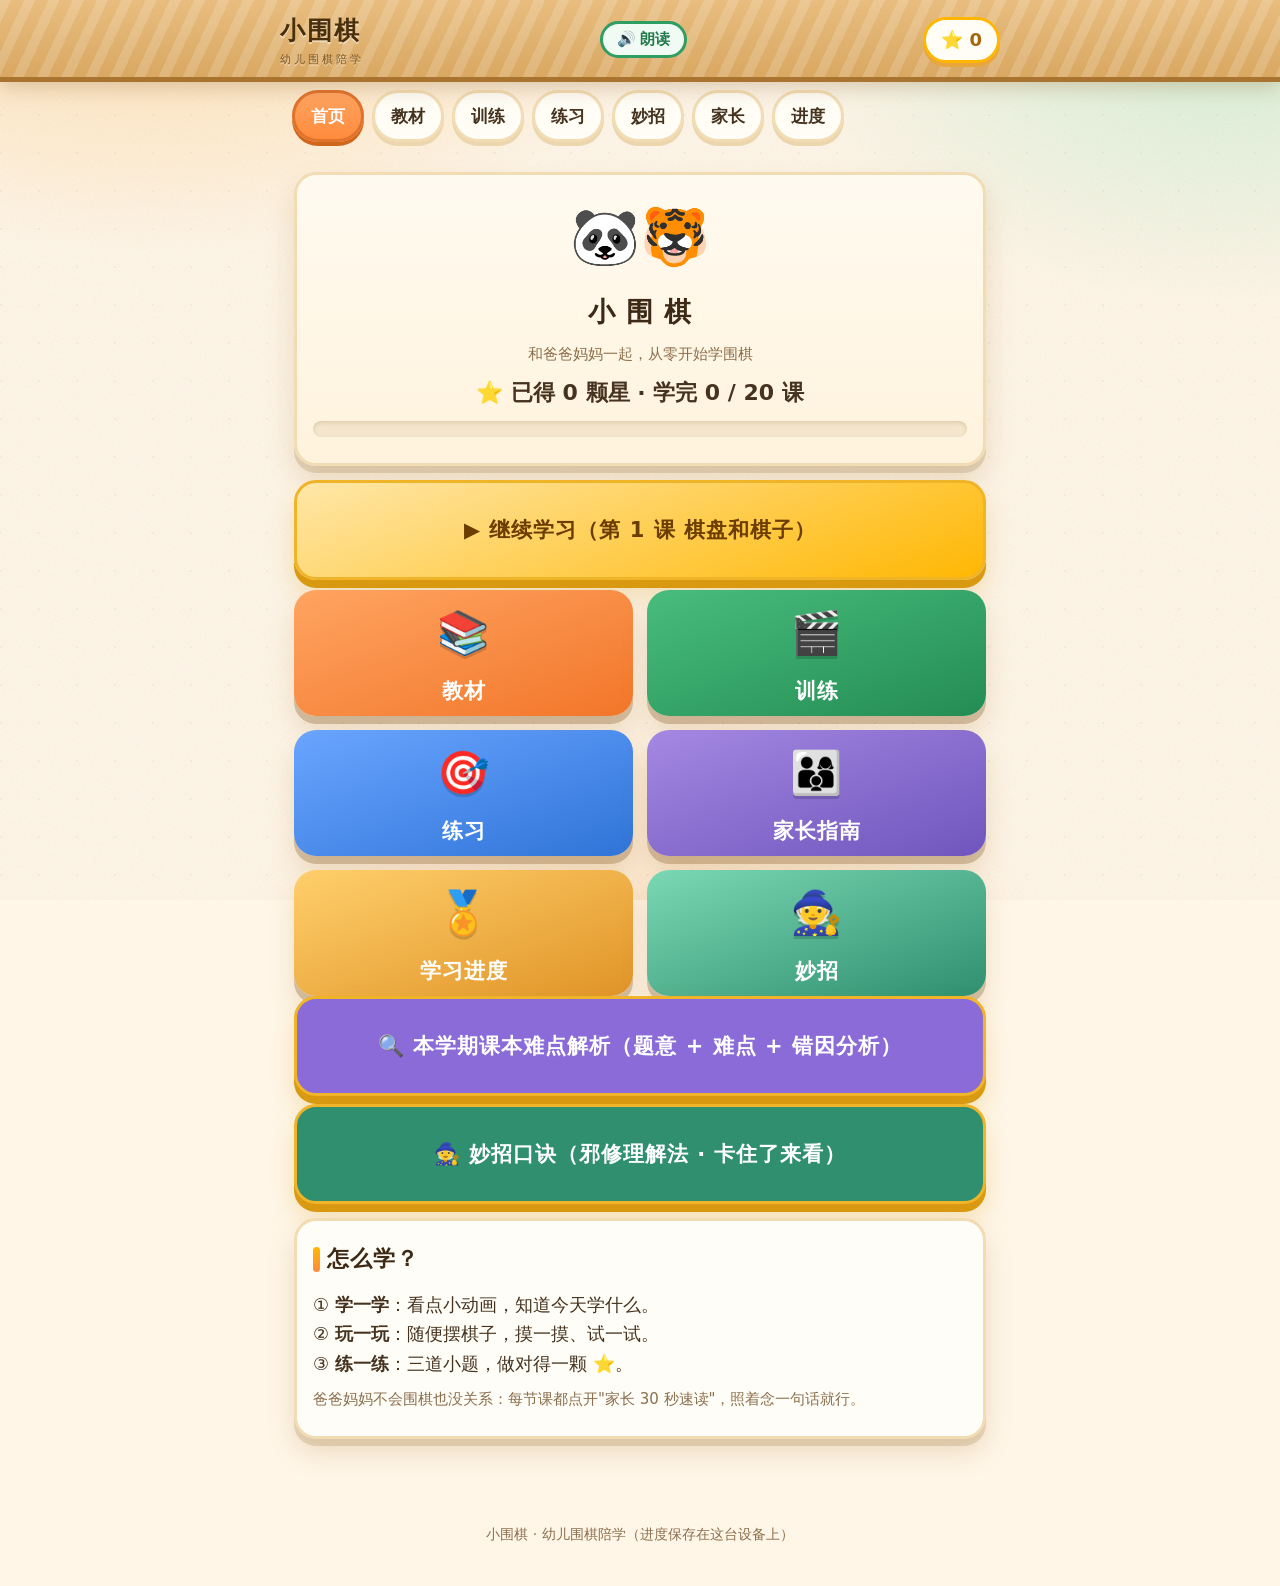
<file: index.html>
<!DOCTYPE html>
<html lang="zh-CN">
<head>
<meta charset="utf-8">
<meta name="viewport" content="width=device-width, initial-scale=1">
<title>小围棋 · 幼儿围棋陪学</title>
<link rel="stylesheet" href="assets/css/main.css">
</head>
<body>
<div id="shell"></div>
<div class="wrap">
  <div class="card warm" style="text-align:center">
    <div style="font-size:56px">🐼🐯</div>
    <h1 style="margin:6px 0">小 围 棋</h1>
    <p class="muted">和爸爸妈妈一起，从零开始学围棋</p>
    <p style="font-size:22px;font-weight:700">⭐ 已得 <span id="stars">0</span> 颗星 · 学完 <span id="done">0</span> / 20 课</p>
    <div class="progress-line" style="margin:10px 0"><i id="bar" style="width:0%"></i></div>
  </div>

  <a class="home-btn wide" id="continueBtn" href="lesson/index.html?id=p01">▶ 继续学习（第 1 课）</a>

  <div class="home-grid">
    <a class="home-btn c1" href="textbook/index.html"><span class="emo">📚</span>教材</a>
    <a class="home-btn c2" href="training/index.html"><span class="emo">🎬</span>训练</a>
    <a class="home-btn c3" href="exercises/index.html"><span class="emo">🎯</span>练习</a>
    <a class="home-btn c4" href="parents/index.html"><span class="emo">👨‍👩‍👦</span>家长指南</a>
    <a class="home-btn c5" href="progress/index.html"><span class="emo">🏅</span>学习进度</a>
    <a class="home-btn c6" href="tricks/index.html"><span class="emo">🧙</span>妙招</a>
  </div>

  <a class="home-btn wide" href="parents/difficulty.html" style="background:#8a6bd8;color:#fff">🔍 本学期课本难点解析（题意 + 难点 + 错因分析）</a>
  <a class="home-btn wide" href="tricks/index.html" style="background:#2f8f6f;color:#fff;margin-top:8px">🧙 妙招口诀（邪修理解法 · 卡住了来看）</a>

  <div class="card">
    <h2 style="margin-top:4px">怎么学？</h2>
    <p>① <b>学一学</b>：看点小动画，知道今天学什么。<br>
       ② <b>玩一玩</b>：随便摆棋子，摸一摸、试一试。<br>
       ③ <b>练一练</b>：三道小题，做对得一颗 ⭐。</p>
    <p class="muted">爸爸妈妈不会围棋也没关系：每节课都点开"家长 30 秒速读"，照着念一句话就行。</p>
  </div>
</div>
<footer>小围棋 · 幼儿围棋陪学（进度保存在这台设备上）</footer>

<script src="assets/js/engine.js"></script>
<script src="data/curriculum.js"></script>
<script src="assets/js/app.js"></script>
<script>
(function () {
  WQ.shell('home');
  var C = window.WQ_CURRICULUM;
  var d = WQ.Progress.load();
  document.getElementById('stars').textContent = WQ.Progress.totalStars();
  var done = WQ.Progress.doneCount(C);
  document.getElementById('done').textContent = done;
  document.getElementById('bar').style.width = Math.round(done / C.length * 100) + '%';

  var last = d.last;
  var nextId = last || 'p01';
  if (last) {
    var i = C.findIndex(function (l) { return l.id === last; });
    if (i >= 0 && WQ.Progress.isDone(last) && i + 1 < C.length) nextId = C[i + 1].id;
  }
  var li = C.findIndex(function (l) { return l.id === nextId; });
  document.getElementById('continueBtn').href = 'lesson/index.html?id=' + nextId;
  document.getElementById('continueBtn').textContent = '▶ 继续学习（第 ' + (li + 1) + ' 课 ' + C[li].title + '）';
})();
</script>
</body>
</html>
</file>
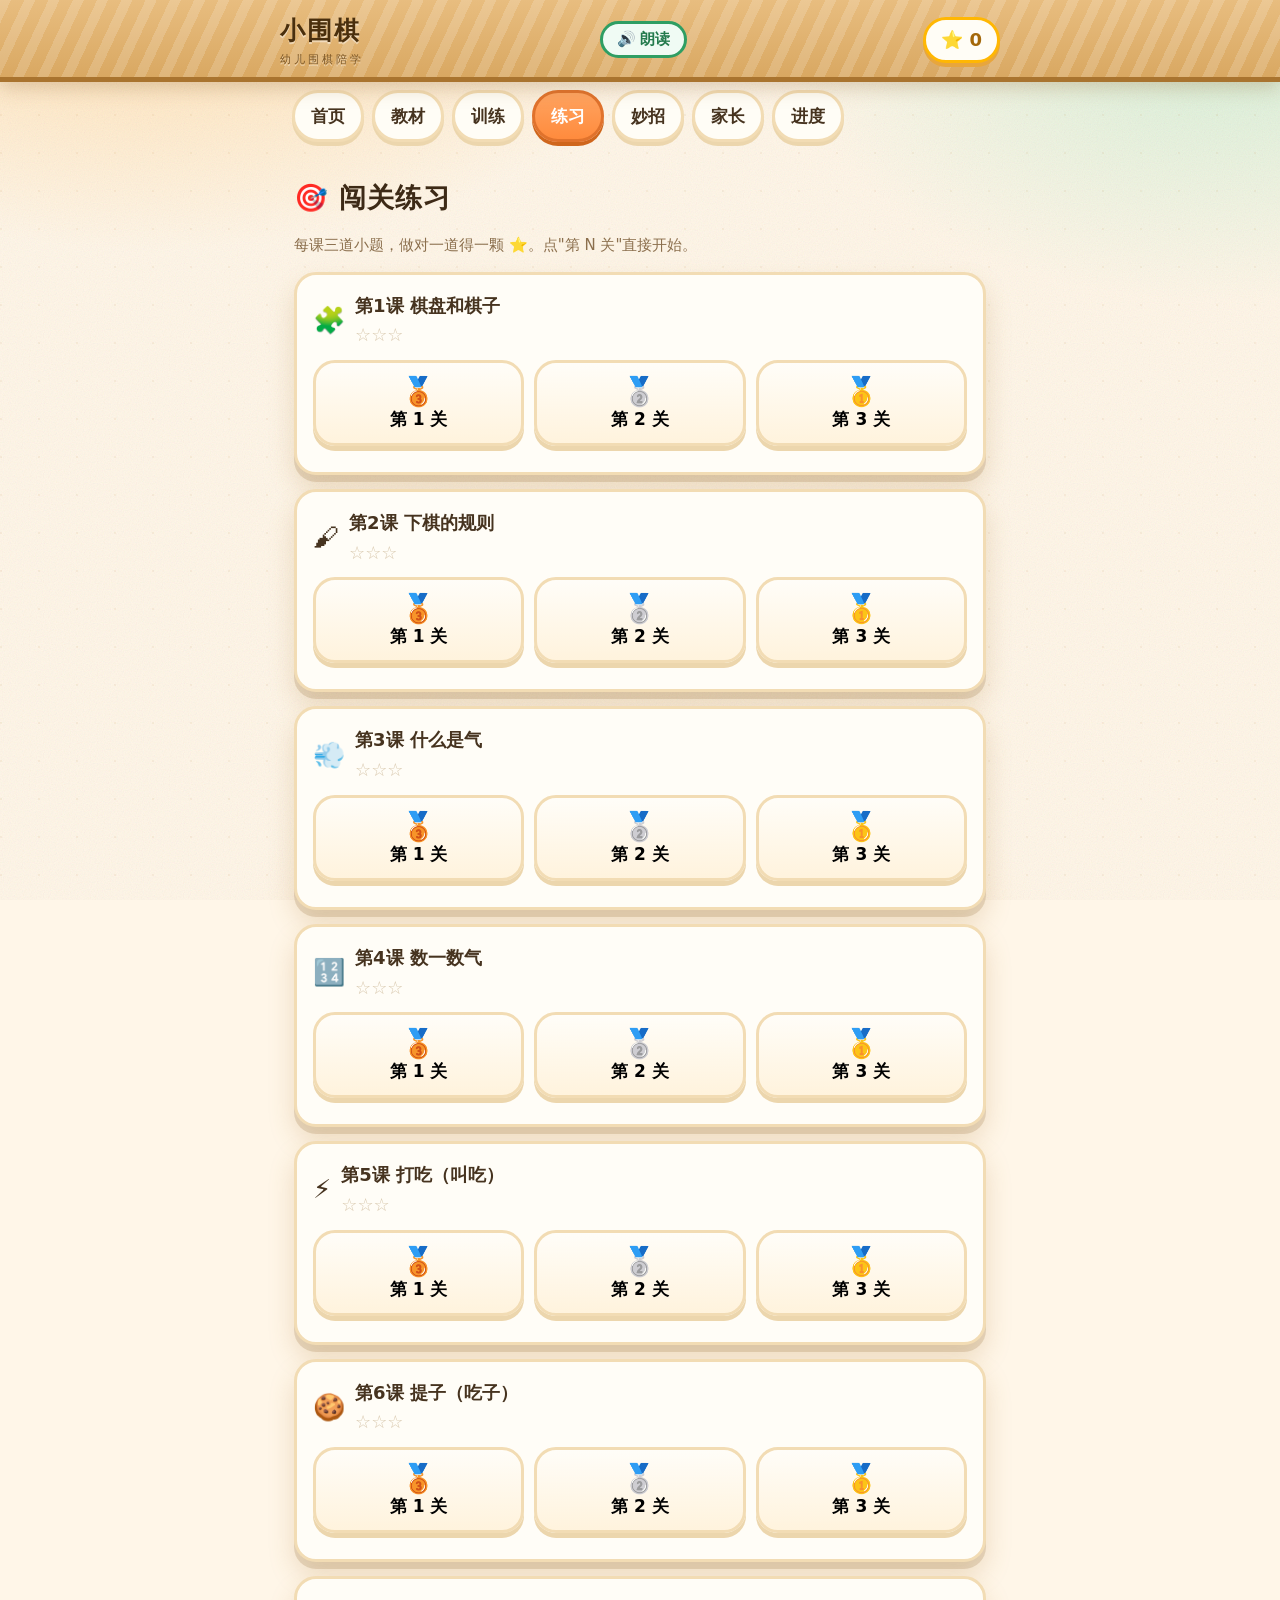
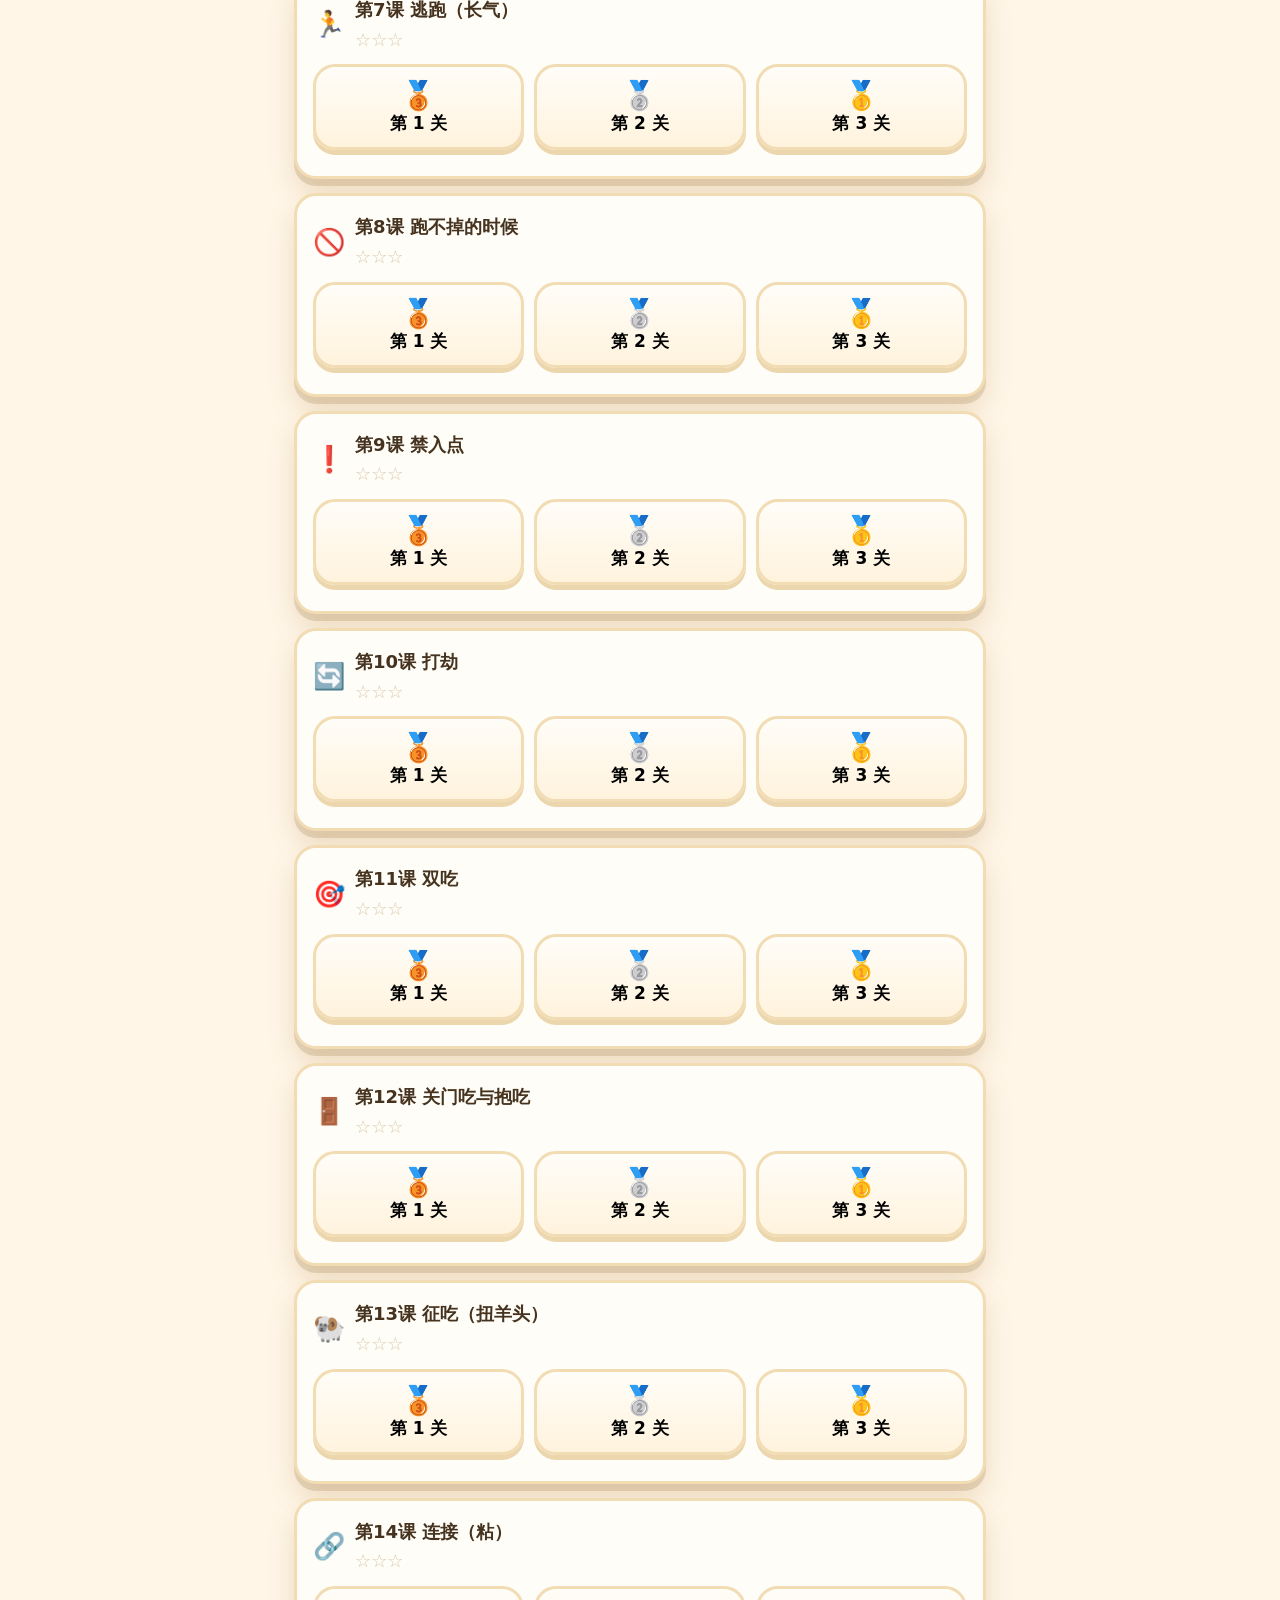
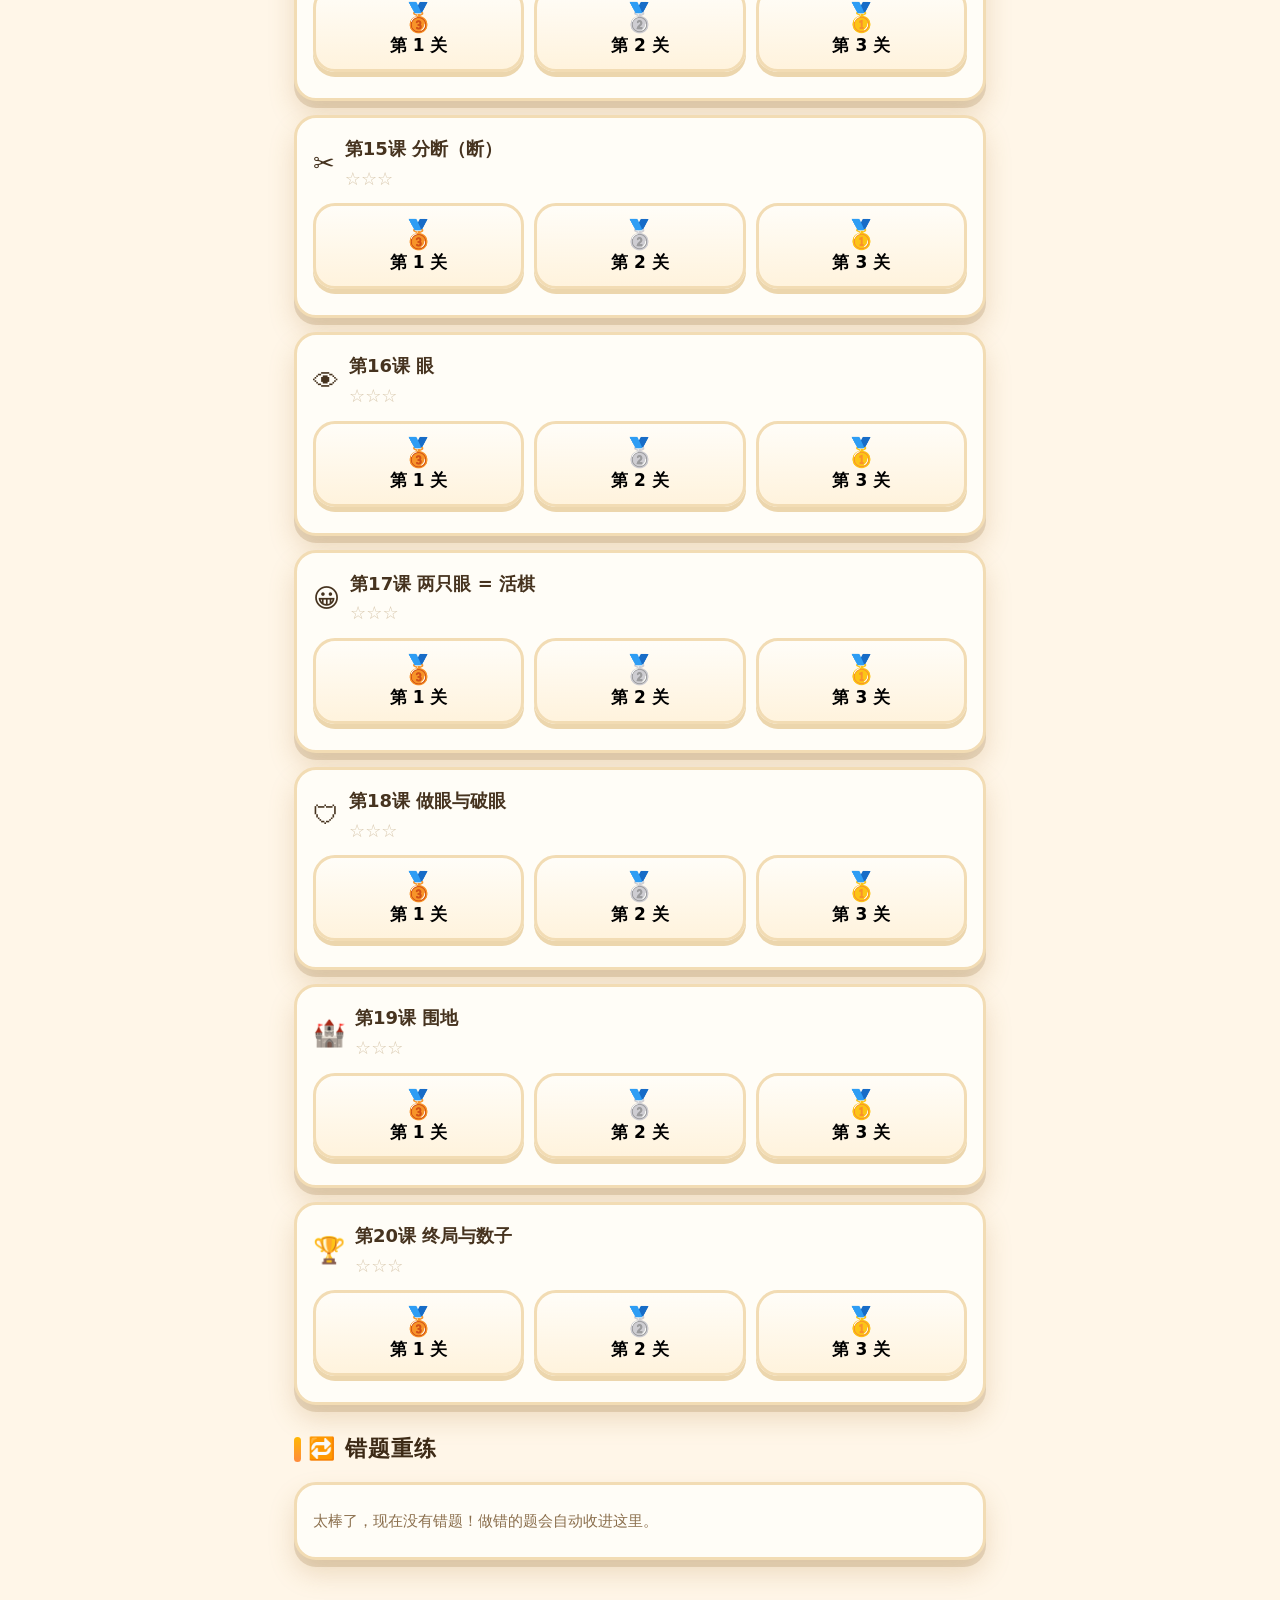
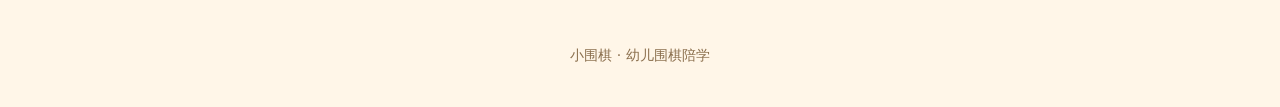
<file: exercises/index.html>
<!DOCTYPE html>
<html lang="zh-CN">
<head>
<meta charset="utf-8">
<meta name="viewport" content="width=device-width, initial-scale=1">
<title>练习 · 小围棋</title>
<link rel="stylesheet" href="../assets/css/main.css">
</head>
<body>
<div id="shell"></div>
<div class="wrap">
  <h1>🎯 闯关练习</h1>
  <p class="muted">每课三道小题，做对一道得一颗 ⭐。点"第 N 关"直接开始。</p>
  <div id="levels"></div>

  <h2>🔁 错题重练</h2>
  <div class="card">
    <p class="muted" id="wrongTip">做错的题会自动收进这里，做对 2 次就毕业。</p>
    <div id="wrongBox"></div>
    <button class="btn btn-green btn-big" id="wrongStart" style="display:none;margin-top:10px">开始重练错题</button>
  </div>
</div>
<footer>小围棋 · 幼儿围棋陪学</footer>

<script src="../assets/js/engine.js"></script>
<script src="../data/curriculum.js"></script>
<script src="../data/explain.js"></script>
<script src="../data/tricks.js"></script>
<script src="../data/trickmap.js"></script>
<script src="../assets/js/board.js"></script>
<script src="../assets/js/app.js"></script>
<script src="../assets/js/quiz.js"></script>
<script>
(function () {
  WQ.shell('exercises');
  var C = window.WQ_CURRICULUM;
  var box = document.getElementById('levels');

  C.forEach(function (l, i) {
    var stars = WQ.Progress.stars(l.id);
    var row = document.createElement('div');
    row.className = 'card';
    var html = '<div style="display:flex;align-items:center;gap:10px">' +
      '<div style="font-size:26px">' + l.emoji + '</div>' +
      '<div style="flex:1"><b>第' + (i + 1) + '课 ' + l.title + '</b>' +
      '<div class="stars">' + stars.map(function (v) { return v ? '⭐' : '<span class="dim">☆</span>'; }).join('') + '</div></div></div>' +
      '<div class="level-row"></div>';
    row.innerHTML = html;
    var lr = row.querySelector('.level-row');
    [0, 1, 2].forEach(function (k) {
      var b = document.createElement('button');
      b.className = 'level-btn' + (stars[k] ? ' done' : '');
      b.innerHTML = '<span class="lv">' + ['🥉', '🥈', '🥇'][k] + '</span>第 ' + (k + 1) + ' 关' + (stars[k] ? ' ✅' : '');
      b.onclick = function () {
        location.href = '../lesson/index.html?id=' + l.id + '&q=' + k + '#quizBox';
      };
      lr.appendChild(b);
    });
    box.appendChild(row);
  });

  /* 错题重练 */
  var wrong = WQ.Progress.wrongList();
  var items = [];
  wrong.forEach(function (w) {
    var p = WQ.parseQid(w.id);
    var l = C.find(function (x) { return x.id === p.lessonId; });
    if (!l || !l.quiz[p.index]) return;
    var q = Object.create(l.quiz[p.index]);
    q.__index = p.index;
    q.__lessonId = l.id;
    q.__title = l.title;
    items.push(q);
  });
  var tip = document.getElementById('wrongTip');
  var btn = document.getElementById('wrongStart');
  if (!items.length) {
    tip.textContent = '太棒了，现在没有错题！做错的题会自动收进这里。';
  } else {
    tip.textContent = '还有 ' + items.length + ' 道错题，做完它们就都是满分啦。';
    btn.style.display = '';
    btn.textContent = '开始重练（' + items.length + ' 道）';
    btn.onclick = function () {
      btn.style.display = 'none';
      WQQuiz.mount(document.getElementById('wrongBox'), {
        lesson: { id: 'wrong', quiz: items, title: '错题' }, questions: items
      });
    };
  }
})();
</script>
</body>
</html>
</file>
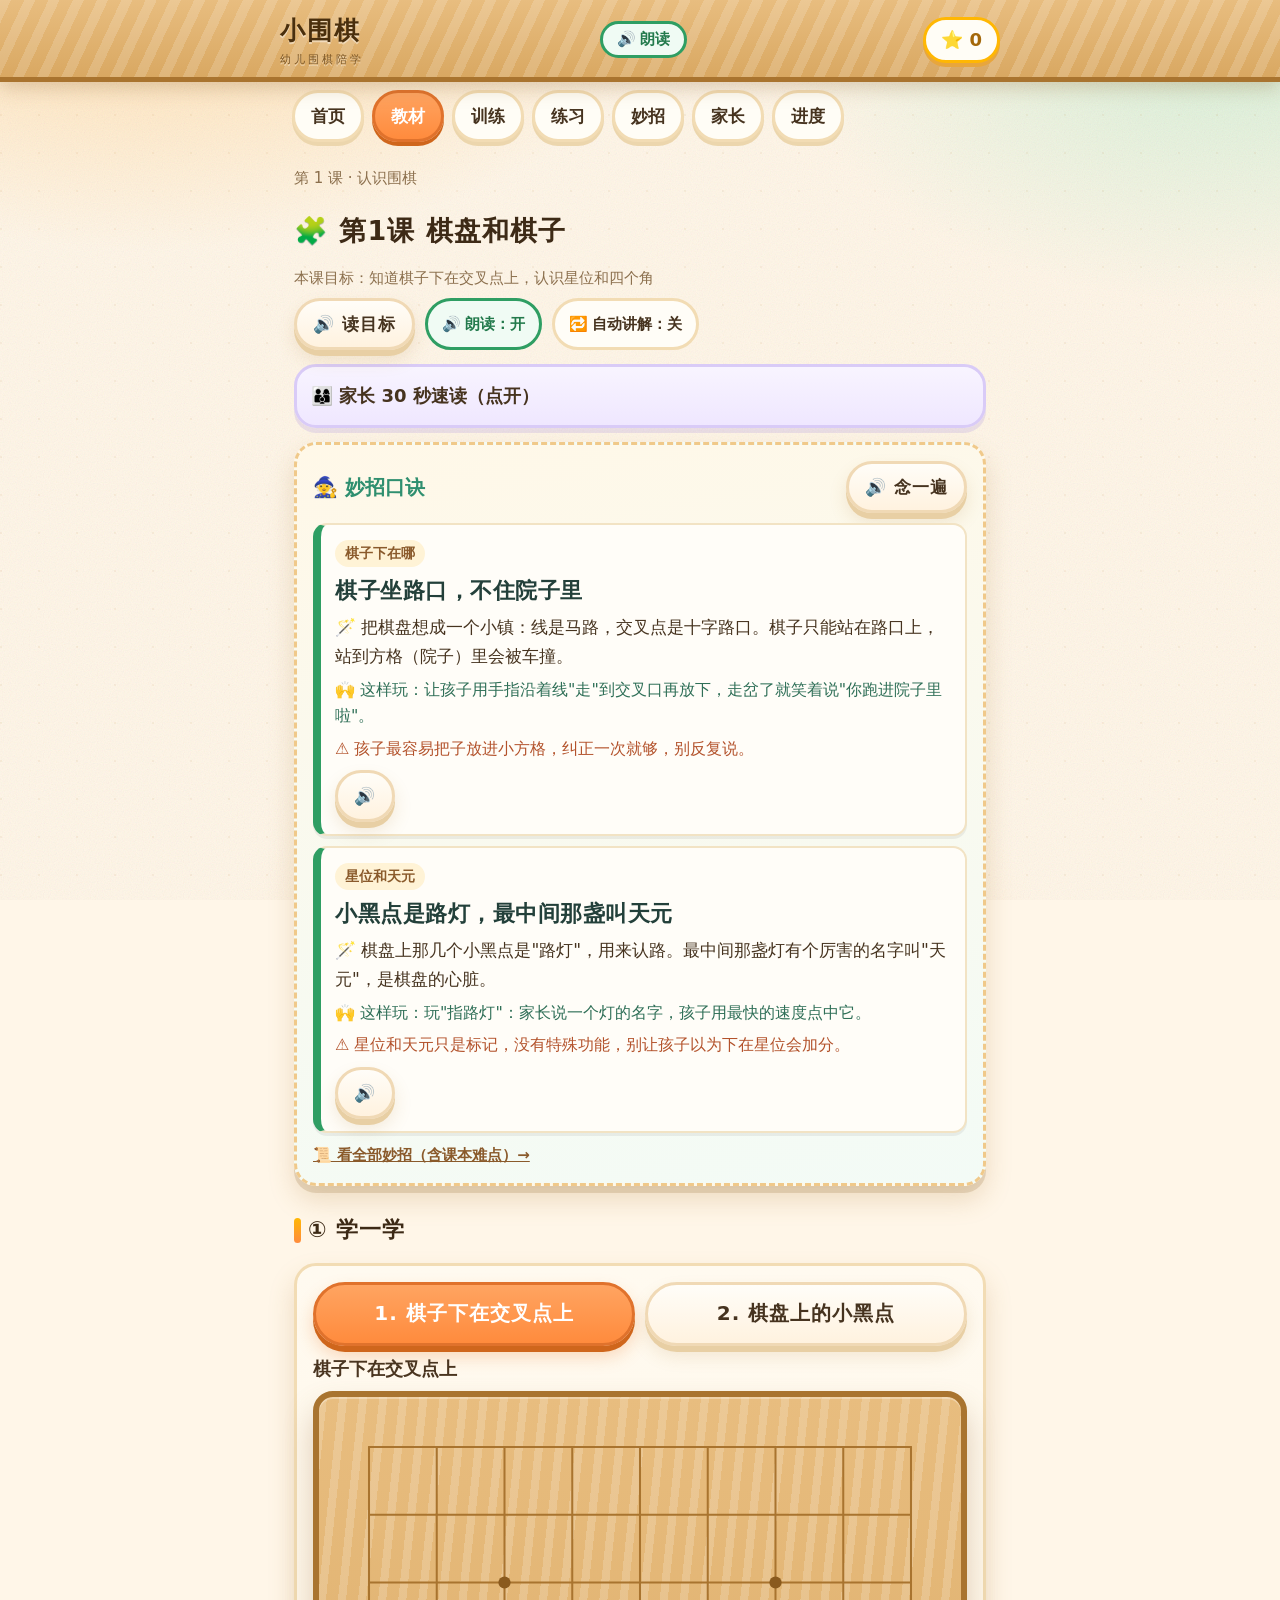
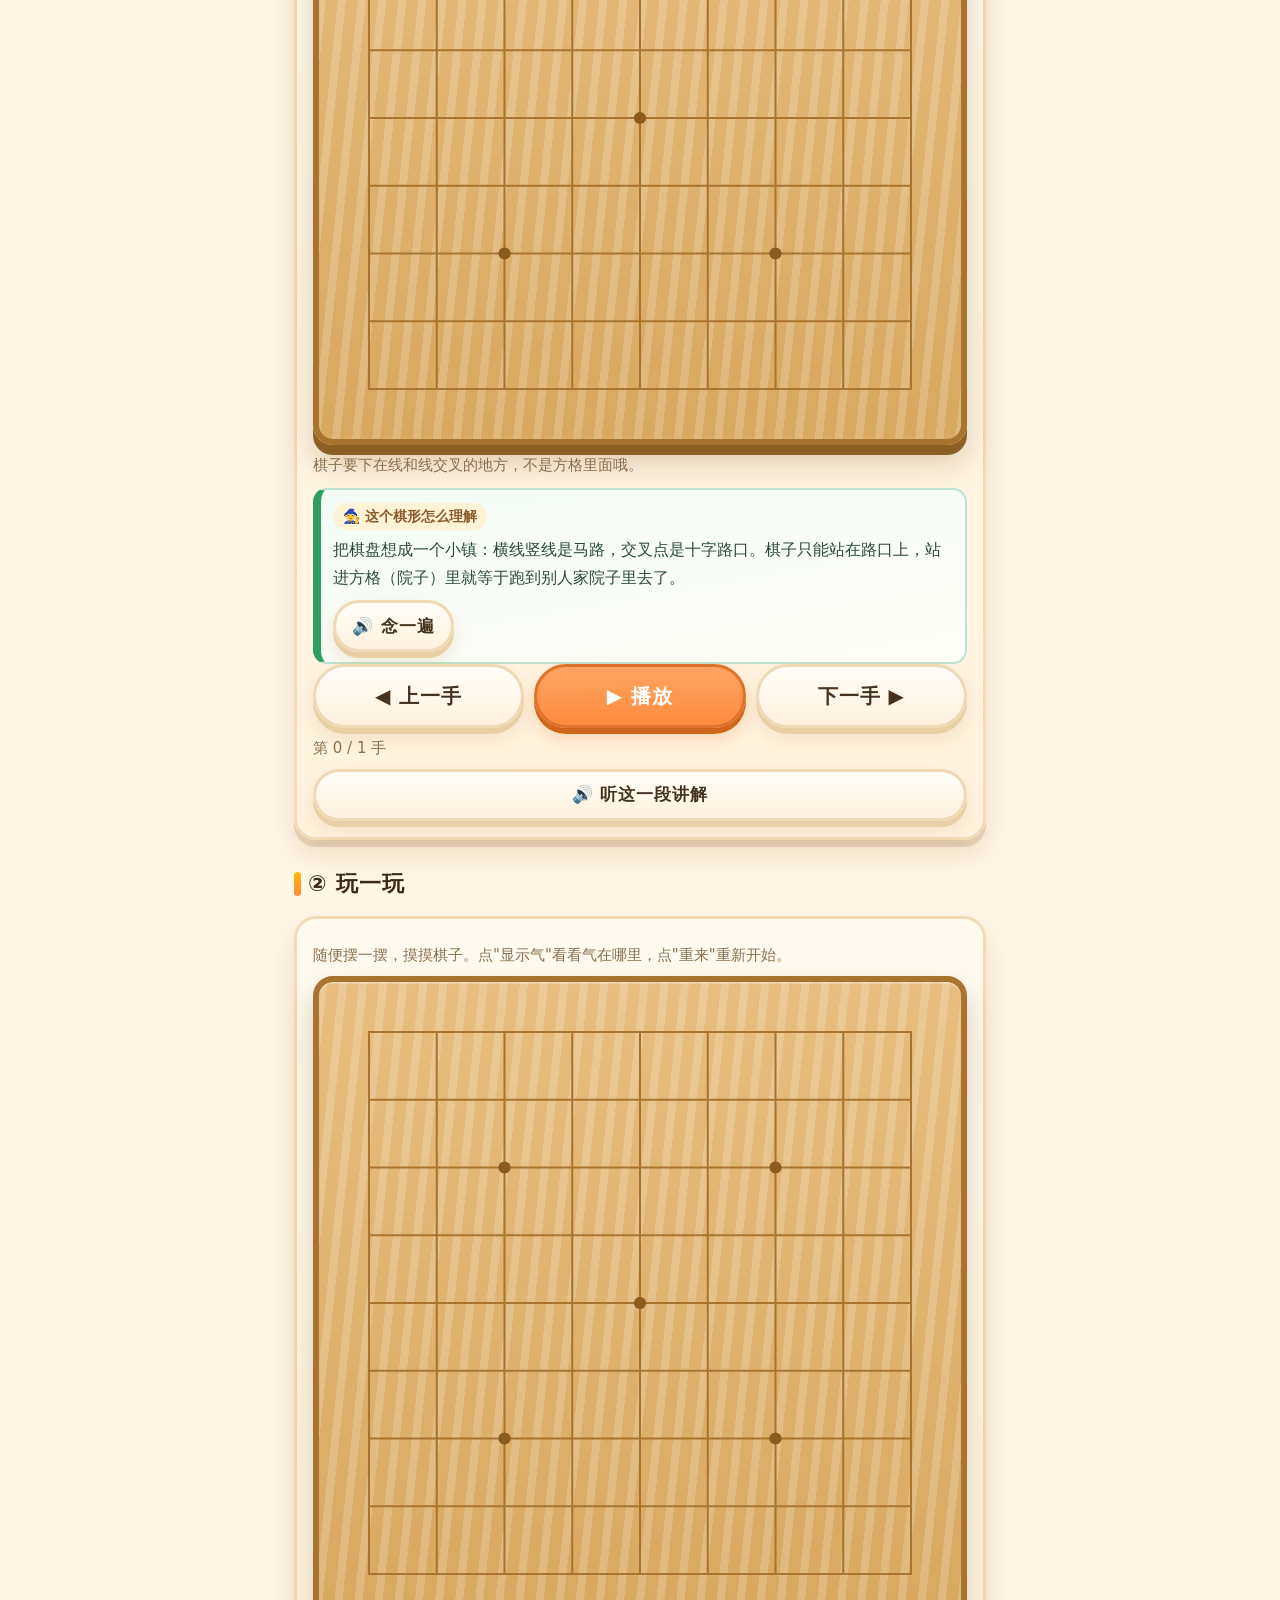
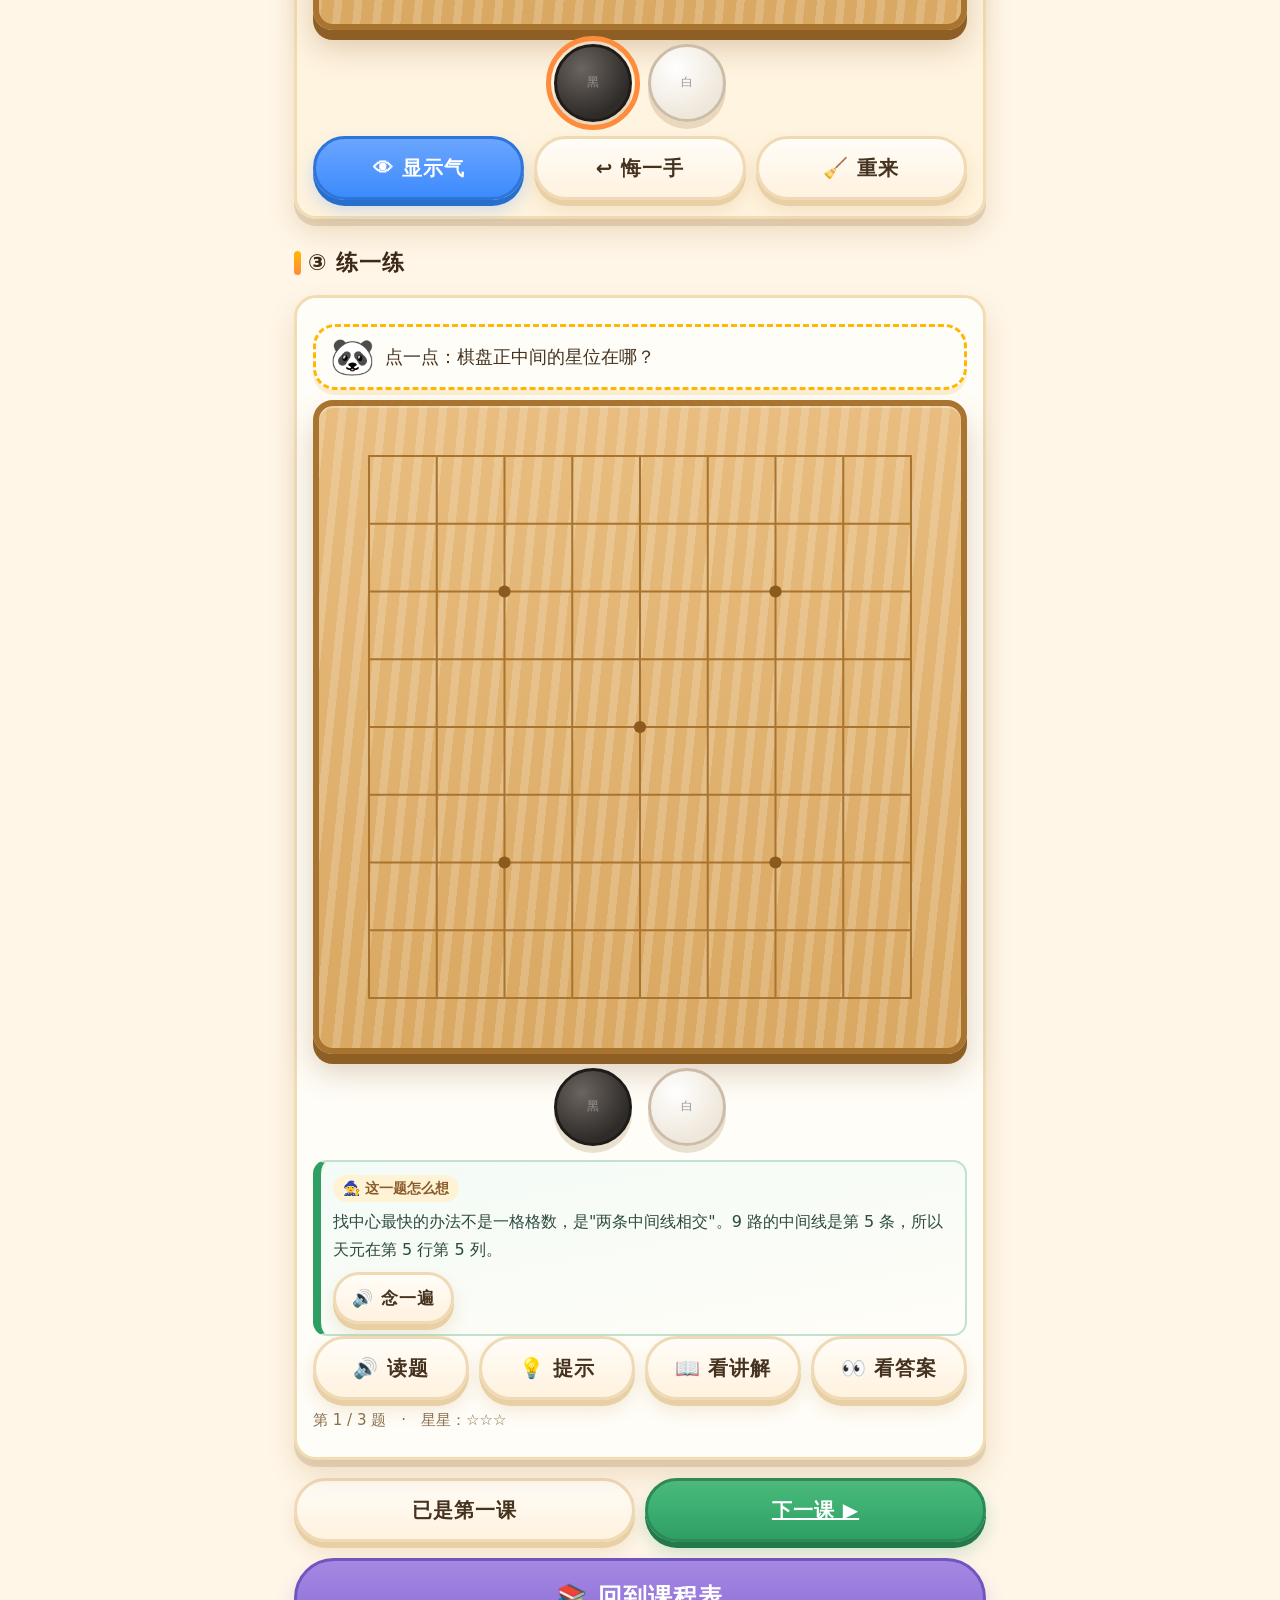
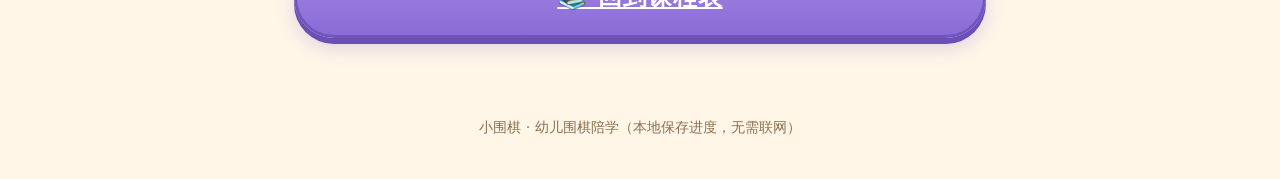
<file: lesson/index.html>
<!DOCTYPE html>
<html lang="zh-CN">
<head>
<meta charset="utf-8">
<meta name="viewport" content="width=device-width, initial-scale=1">
<title>上课 · 小围棋</title>
<link rel="stylesheet" href="../assets/css/main.css">
</head>
<body>
<div id="shell"></div>
<div class="wrap">
  <p id="crumb" class="muted"></p>
  <h1 id="title"></h1>
  <p id="goal" class="muted"></p>
  <div class="btn-row" style="margin:8px 0 0">
    <button class="btn small" id="goalSay">🔊 读目标</button>
    <button class="voice-chip" id="voiceChip">🔊 朗读：开</button>
    <button class="voice-chip" id="autoChip">🔁 自动讲解：关</button>
  </div>

  <details class="parent-box" id="parentBox">
    <summary>👨‍👩‍👦 家长 30 秒速读（点开）</summary>
    <div class="body" id="parentBody"></div>
    <p style="padding:0 14px 14px;margin:0"><button class="btn small" id="parentSay">🔊 念给家长听</button></p>
  </details>

  <div class="card trick-box" id="trickBox">
    <div class="trick-head">
      <span class="trick-title">🧙 妙招口诀</span>
      <button class="btn small" id="trickSay">🔊 念一遍</button>
    </div>
    <div id="trickList"></div>
    <p class="muted" style="margin:10px 0 0"><a href="../tricks/index.html" style="color:#8a5a2b;font-weight:700">📜 看全部妙招（含课本难点）→</a></p>
  </div>

  <h2>① 学一学</h2>
  <div class="card warm">
    <div class="btn-row" id="demoTabs"></div>
    <p class="muted" id="demoTitle" style="font-size:18px;font-weight:700;color:#4a3520"></p>
    <div class="board-box"><div id="demoBoard"></div></div>
    <p class="muted" id="demoNote"></p>
    <div class="unit-trick-wrap" id="demoTrick" style="display:none"></div>
    <div class="btn-row">
      <button class="btn" id="prevBtn">◀ 上一手</button>
      <button class="btn btn-primary" id="playBtn">▶ 播放</button>
      <button class="btn" id="nextBtn">下一手 ▶</button>
    </div>
    <p class="muted" id="demoStep"></p>
    <button class="btn small" id="demoSay" style="width:100%">🔊 听这一段讲解</button>
  </div>

  <h2>② 玩一玩</h2>
  <div class="card warm">
    <p class="muted" id="playTip">随便摆一摆，摸摸棋子。点"显示气"看看气在哪里，点"重来"重新开始。</p>
    <div class="board-box"><div id="playBoard"></div></div>
    <div class="tray">
      <div class="piece black" id="trayB">黑</div>
      <div class="piece white" id="trayW">白</div>
    </div>
    <div class="btn-row">
      <button class="btn btn-blue" id="libBtn">👁 显示气</button>
      <button class="btn" id="undoBtn">↩ 悔一手</button>
      <button class="btn" id="clearBtn">🧹 重来</button>
    </div>
  </div>

  <h2>③ 练一练</h2>
  <div class="card" id="quizBox"></div>

  <div class="btn-row" style="margin-top:18px">
    <a class="btn" id="prevLesson" href="#">◀ 上一课</a>
    <a class="btn btn-green" id="nextLesson" href="#">下一课 ▶</a>
  </div>
  <p style="margin-top:16px"><a class="btn btn-purple btn-big" href="../textbook/index.html">📚 回到课程表</a></p>
</div>
<footer>小围棋 · 幼儿围棋陪学（本地保存进度，无需联网）</footer>

<script src="../assets/js/engine.js"></script>
<script src="../data/curriculum.js"></script>
<script src="../data/explain.js"></script>
<script src="../data/tricks.js"></script>
<script src="../data/trickmap.js"></script>
<script src="../assets/js/board.js"></script>
<script src="../assets/js/app.js"></script>
<script src="../assets/js/quiz.js"></script>
<script>
(function () {
  var C = window.WQ_CURRICULUM;
  var id = WQ.param('id') || C[0].id;
  var idx = C.findIndex(function (l) { return l.id === id; });
  if (idx < 0) idx = 0;
  var lesson = C[idx];

  WQ.shell('textbook');
  WQ.Progress.setLast(lesson.id);

  document.title = '第' + (idx + 1) + '课 ' + lesson.title + ' · 小围棋';
  document.getElementById('crumb').textContent = '第 ' + (idx + 1) + ' 课 · ' + lesson.stageName;
  document.getElementById('title').textContent = lesson.emoji + ' 第' + (idx + 1) + '课 ' + lesson.title;
  document.getElementById('goal').textContent = '本课目标：' + lesson.goal;

  /* ---------- 朗读开关（全局）与本节自动讲解 ---------- */
  var KEY_AUTO = 'weiqi-kids-auto-say';
  var voiceChip = document.getElementById('voiceChip');
  var autoChip = document.getElementById('autoChip');
  var autoSay = false;
  try { autoSay = localStorage.getItem(KEY_AUTO) === 'on'; } catch (e) { autoSay = false; }
  function syncVoice() {
    var on = WQ.Voice.on();
    voiceChip.textContent = on ? '🔊 朗读：开' : '🔇 朗读：关';
    voiceChip.className = 'voice-chip' + (on ? ' on' : '');
    autoChip.textContent = '🔁 自动讲解：' + (autoSay ? '开' : '关');
    autoChip.className = 'voice-chip' + (autoSay ? ' on' : '');
    if (!WQ.Voice.supported()) {
      voiceChip.textContent = '🔇 本设备不支持朗读';
      voiceChip.className = 'voice-chip';
    }
  }
  voiceChip.onclick = function () {
    WQ.Voice.toggle();
    syncVoice();
    if (WQ.Voice.supported()) WQ.Voice.say('朗读打开啦', { force: true });
  };
  autoChip.onclick = function () {
    autoSay = !autoSay;
    try { localStorage.setItem(KEY_AUTO, autoSay ? 'on' : 'off'); } catch (e) {}
    syncVoice();
    if (autoSay) WQ.Voice.say('自动讲解打开啦，看动画的时候我会讲给你听', { force: true });
  };
  document.getElementById('goalSay').onclick = function () {
    WQ.Voice.say('本课目标。' + lesson.goal, { force: true });
  };
  syncVoice();

  var t = lesson.tip || {};
  document.getElementById('parentBody').innerHTML =
    '<p><b>本课目标：</b>' + (t.goal || '') + '</p>' +
    '<p><b>一句话讲给孩子：</b>' + (t.say || '') + '</p>' +
    '<p><b>孩子常卡在哪：</b>' + (t.pitfall || '') + '</p>' +
    '<p><b>陪学小活动：</b>' + (t.do || '') + '</p>';
  document.getElementById('parentSay').onclick = function () {
    WQ.Voice.say('给家长的话。目标：' + (t.goal || '') + '。可以这样讲：' + (t.say || '') +
      '。孩子常卡在：' + (t.pitfall || ''), { force: true, rate: 0.8 });
  };

  /* ---------- 妙招口诀 ---------- */
  var tricks = (window.WQ_TRICKS && (window.WQ_TRICKS[lesson.id] || [])) || [];
  var trickBox = document.getElementById('trickBox');
  if (!tricks.length) {
    trickBox.style.display = 'none';
  } else {
    document.getElementById('trickList').innerHTML = tricks.map(function (x) {
      return '<div class="trick-item">' +
        '<span class="trick-k">' + x.k + '</span>' +
        '<div class="trick-slogan">' + x.slogan + '</div>' +
        (x.magic ? '<p class="trick-magic">🪄 ' + x.magic + '</p>' : '') +
        (x.try ? '<p class="trick-try">🙌 这样玩：' + x.try + '</p>' : '') +
        (x.oops ? '<p class="trick-oops">⚠️ ' + x.oops + '</p>' : '') +
        '<button class="btn small trick-one">🔊</button>' +
        '</div>';
    }).join('');
    Array.prototype.forEach.call(trickBox.querySelectorAll('.trick-item'), function (el, i) {
      el.querySelector('.trick-one').onclick = function () {
        var x = tricks[i];
        WQ.Voice.say(x.k + '。' + x.slogan + '。' + (x.magic || ''), { force: true });
      };
    });
    document.getElementById('trickSay').onclick = function () {
      var txt = tricks.map(function (x) { return x.k + '，' + x.slogan + '。' + (x.magic || ''); }).join(' ');
      WQ.Voice.say('本课的妙招。' + txt, { force: true });
    };
  }

  /* ---------- 学一学：演示播放 ---------- */
  var demoBoard = WQBoard.create(document.getElementById('demoBoard'), { size: 9, interactive: false });
  var dIdx = 0, dStep = 0, timer = null;
  var demos = lesson.demos || [];

  function demoTabs() {
    var box = document.getElementById('demoTabs');
    box.innerHTML = '';
    demos.forEach(function (d, i) {
      var b = document.createElement('button');
      b.className = 'btn' + (i === dIdx ? ' btn-primary' : '');
      b.textContent = (i + 1) + '. ' + d.title;
      b.onclick = function () { dIdx = i; dStep = 0; stop(); drawDemo(); demoTabs(); };
      box.appendChild(b);
    });
  }

  function posAt(step) {
    var d = demos[dIdx];
    var b = WQEngine.boardFromSpec({ size: 9, b: d.b, w: d.w });
    var ko = null, last = null;
    for (var i = 0; i < step && i < d.moves.length; i++) {
      var m = d.moves[i];
      var res = WQEngine.play(b, 9, WQEngine.idx(m[1], m[2], 9), m[0] === 'W' ? WQEngine.WHITE : WQEngine.BLACK, ko);
      if (res.ok) { b = res.board; ko = res.koPoint; last = WQEngine.idx(m[1], m[2], 9); }
    }
    return { board: b, last: last };
  }

  function drawDemo() {
    var d = demos[dIdx];
    var p = posAt(dStep);
    var marks = (d.mark || []).map(function (m) { return { p: m, type: d.markType || 'star' }; });
    demoBoard.load({ board: p.board, marks: marks, showLibs: !!d.showLibs, last: p.last, interactive: false });
    document.getElementById('demoTitle').textContent = d.title;
    document.getElementById('demoNote').textContent = d.note;
    drawDemoTrick();
    document.getElementById('demoStep').textContent = '第 ' + dStep + ' / ' + d.moves.length + ' 手' +
      (dStep === d.moves.length ? '（演示结束）' : '');
    if (autoSay) WQ.Voice.say(d.note);   // 自动讲解：跟着动画讲
  }

  /* 每个演示棋形旁边的专属巧记 */
  function drawDemoTrick() {
    var box = document.getElementById('demoTrick');
    var txt = (window.WQ_TRICK_MAP || {})[lesson.id + '-d' + dIdx] || '';
    if (!txt) { box.style.display = 'none'; return; }
    box.innerHTML = '<div class="unit-trick-inner">' +
      '<span class="trick-k">🧙 这个棋形怎么理解</span>' +
      '<p class="unit-trick-text">' + txt + '</p>' +
      '<button class="btn small" id="demoTrickSay">🔊 念一遍</button></div>';
    box.style.display = '';
    document.getElementById('demoTrickSay').onclick = function () {
      WQ.Voice.say(txt, { force: true });
    };
  }
  document.getElementById('demoSay').onclick = function () {
    var d = demos[dIdx];
    WQ.Voice.say(d.title + '。' + d.note, { force: true });
  };

  function stop() { if (timer) { clearInterval(timer); timer = null; document.getElementById('playBtn').textContent = '▶ 播放'; } }
  document.getElementById('nextBtn').onclick = function () {
    stop();
    if (dStep < demos[dIdx].moves.length) { dStep++; drawDemo(); WQ.Sound.place(); }
  };
  document.getElementById('prevBtn').onclick = function () {
    stop();
    if (dStep > 0) { dStep--; drawDemo(); }
  };
  document.getElementById('playBtn').onclick = function () {
    if (timer) { stop(); return; }
    dStep = 0; drawDemo();
    document.getElementById('playBtn').textContent = '⏸ 暂停';
    timer = setInterval(function () {
      if (dStep >= demos[dIdx].moves.length) { stop(); return; }
      dStep++; drawDemo(); WQ.Sound.place();
    }, 900);
  };
  demoTabs(); drawDemo();

  /* ---------- 玩一玩：自由摆棋 ---------- */
  var playBoard = WQBoard.create(document.getElementById('playBoard'), { size: 9, interactive: true });
  var history = [];
  var turn = WQEngine.BLACK;
  var showLibs = false;
  var startSpec = demos[0] ? { b: demos[0].b || [], w: demos[0].w || [] } : { b: [], w: [] };

  function resetPlay() {
    history = [];
    turn = WQEngine.BLACK;
    playBoard.fromSpec({ size: 9, b: startSpec.b, w: startSpec.w }, { interactive: true, showLibs: showLibs });
    markTray();
  }
  function markTray() {
    document.getElementById('trayB').className = 'piece black' + (turn === WQEngine.BLACK ? ' on' : '');
    document.getElementById('trayW').className = 'piece white' + (turn === WQEngine.WHITE ? ' on' : '');
  }
  playBoard.onPoint = function (i, how, dragColor) {
    var color = dragColor === 'W' ? WQEngine.WHITE : (dragColor === 'B' ? WQEngine.BLACK : turn);
    var res = playBoard.play(i, color, function () {});
    if (!res.ok) {
      WQ.Sound.bad();
      document.getElementById('playTip').textContent = '⚠ ' + (res.reason === 'suicide' ? '这里是禁入点，下进去就没气啦' : res.reason === 'ko' ? '打劫中，先去别处下一手' : '这里已经有棋子啦');
      return;
    }
    document.getElementById('playTip').textContent = '轮到' + (color === WQEngine.BLACK ? '白' : '黑') + '棋，继续摆吧';
    history.push({ board: playBoard.board().slice(), turn: turn });
    turn = color === WQEngine.BLACK ? WQEngine.WHITE : WQEngine.BLACK;
    markTray();
    WQ.Sound.place();
    if (res.captured && res.captured.length) WQ.Sound.capture();
    if (showLibs) playBoard.setShowLibs(true);
  };
  document.getElementById('libBtn').onclick = function () {
    showLibs = !showLibs;
    playBoard.setShowLibs(showLibs);
    this.textContent = showLibs ? '👁 隐藏气' : '👁 显示气';
  };
  document.getElementById('undoBtn').onclick = function () {
    if (!history.length) return;
    var h = history.pop();
    playBoard.load({ board: h.board, interactive: true, showLibs: showLibs });
    turn = h.turn; markTray();
  };
  document.getElementById('clearBtn').onclick = resetPlay;
  resetPlay();

  ['trayB', 'trayW'].forEach(function (id2) {
    var el = document.getElementById(id2);
    el.setAttribute('draggable', 'true');
    el.addEventListener('dragstart', function (ev) { ev.dataTransfer.setData('text/plain', id2 === 'trayB' ? 'B' : 'W'); });
  });

  /* ---------- 练一练 ---------- */
  var startQ = Math.max(0, Math.min(2, parseInt(WQ.param('q') || '0', 10)));
  var qs = lesson.quiz.map(function (q, i) { var c = Object.create(q); c.__index = i; return c; }).slice(startQ);
  WQQuiz.mount(document.getElementById('quizBox'), { lesson: lesson, questions: qs });
  if (startQ > 0) {
    setTimeout(function () {
      var el = document.getElementById('quizBox');
      if (el) el.scrollIntoView({ behavior: 'smooth', block: 'start' });
    }, 200);
  }

  /* ---------- 上下课导航 ---------- */
  var pv = document.getElementById('prevLesson'), nx = document.getElementById('nextLesson');
  if (idx > 0) pv.href = 'index.html?id=' + C[idx - 1].id; else { pv.textContent = '已是第一课'; pv.className = 'btn'; pv.removeAttribute('href'); }
  if (idx < C.length - 1) nx.href = 'index.html?id=' + C[idx + 1].id; else { nx.textContent = '已是最后一课'; nx.className = 'btn'; nx.removeAttribute('href'); }
})();
</script>
</body>
</html>
</file>
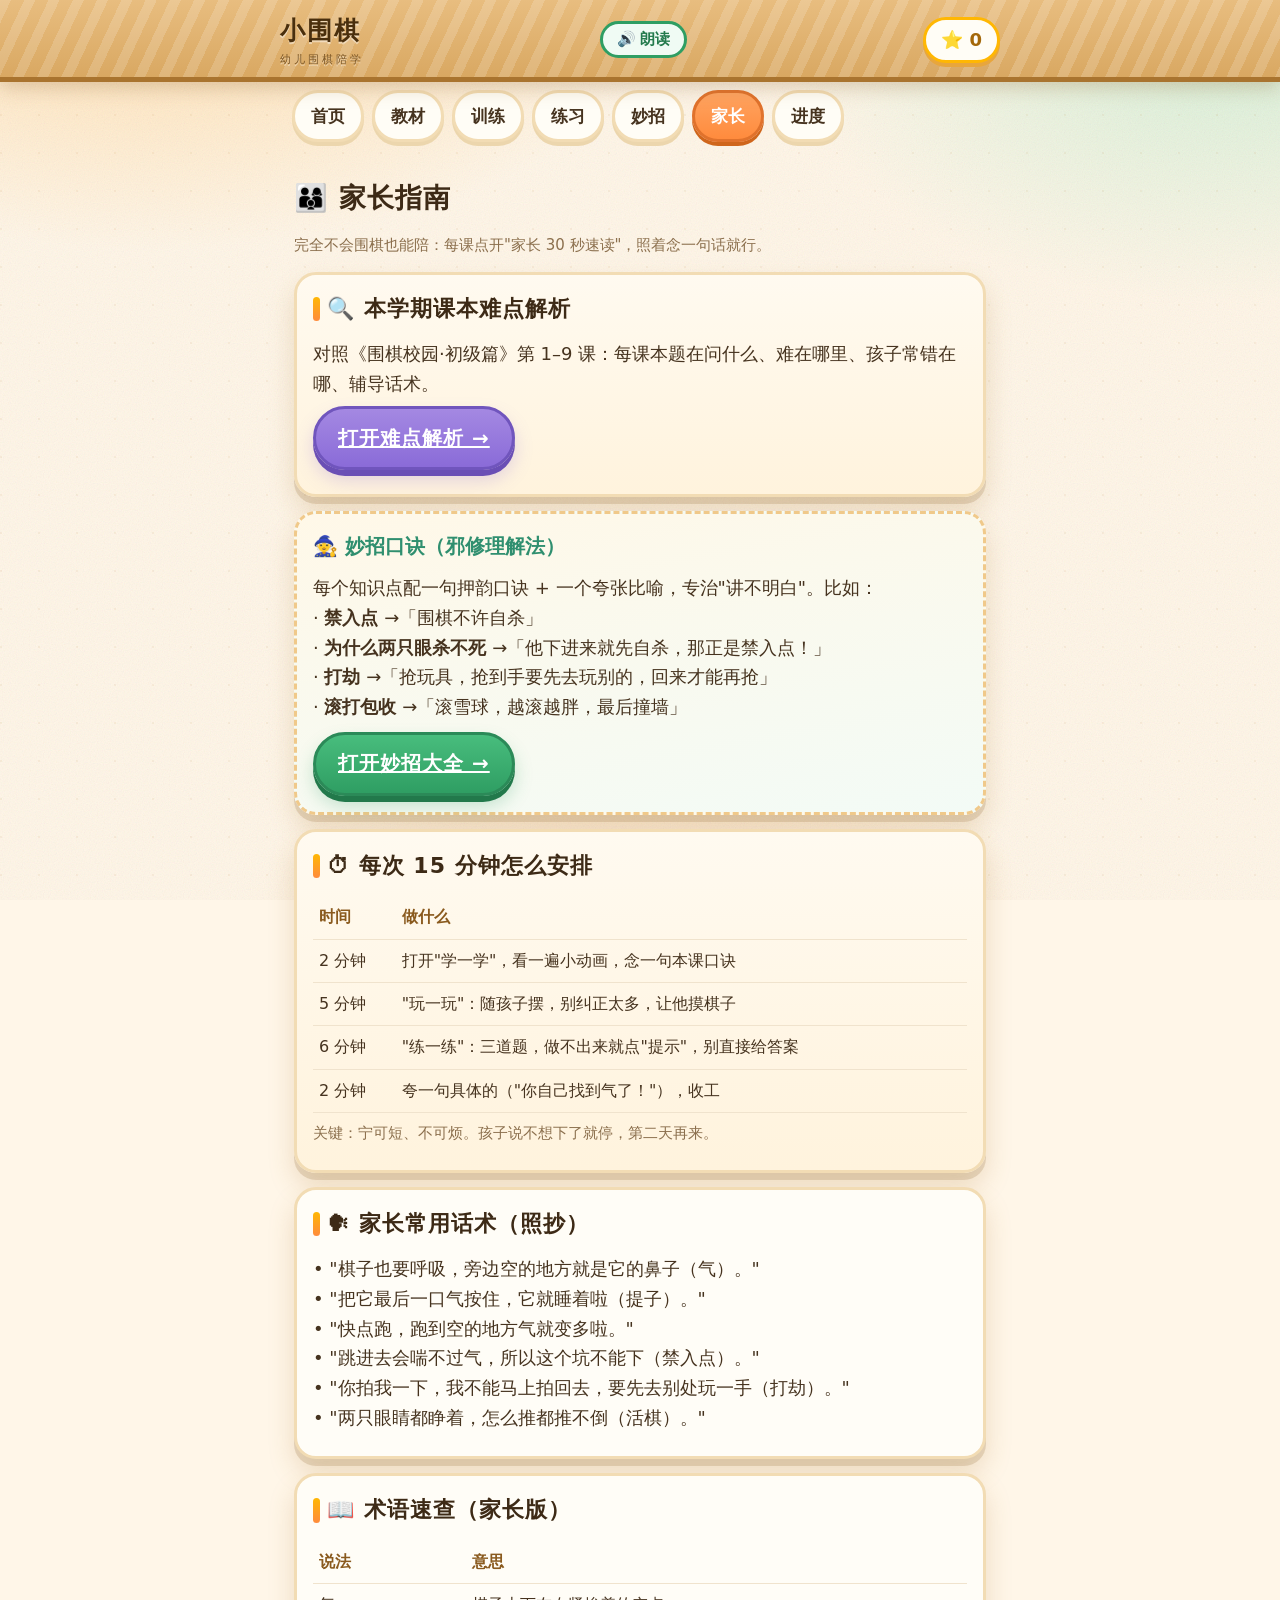
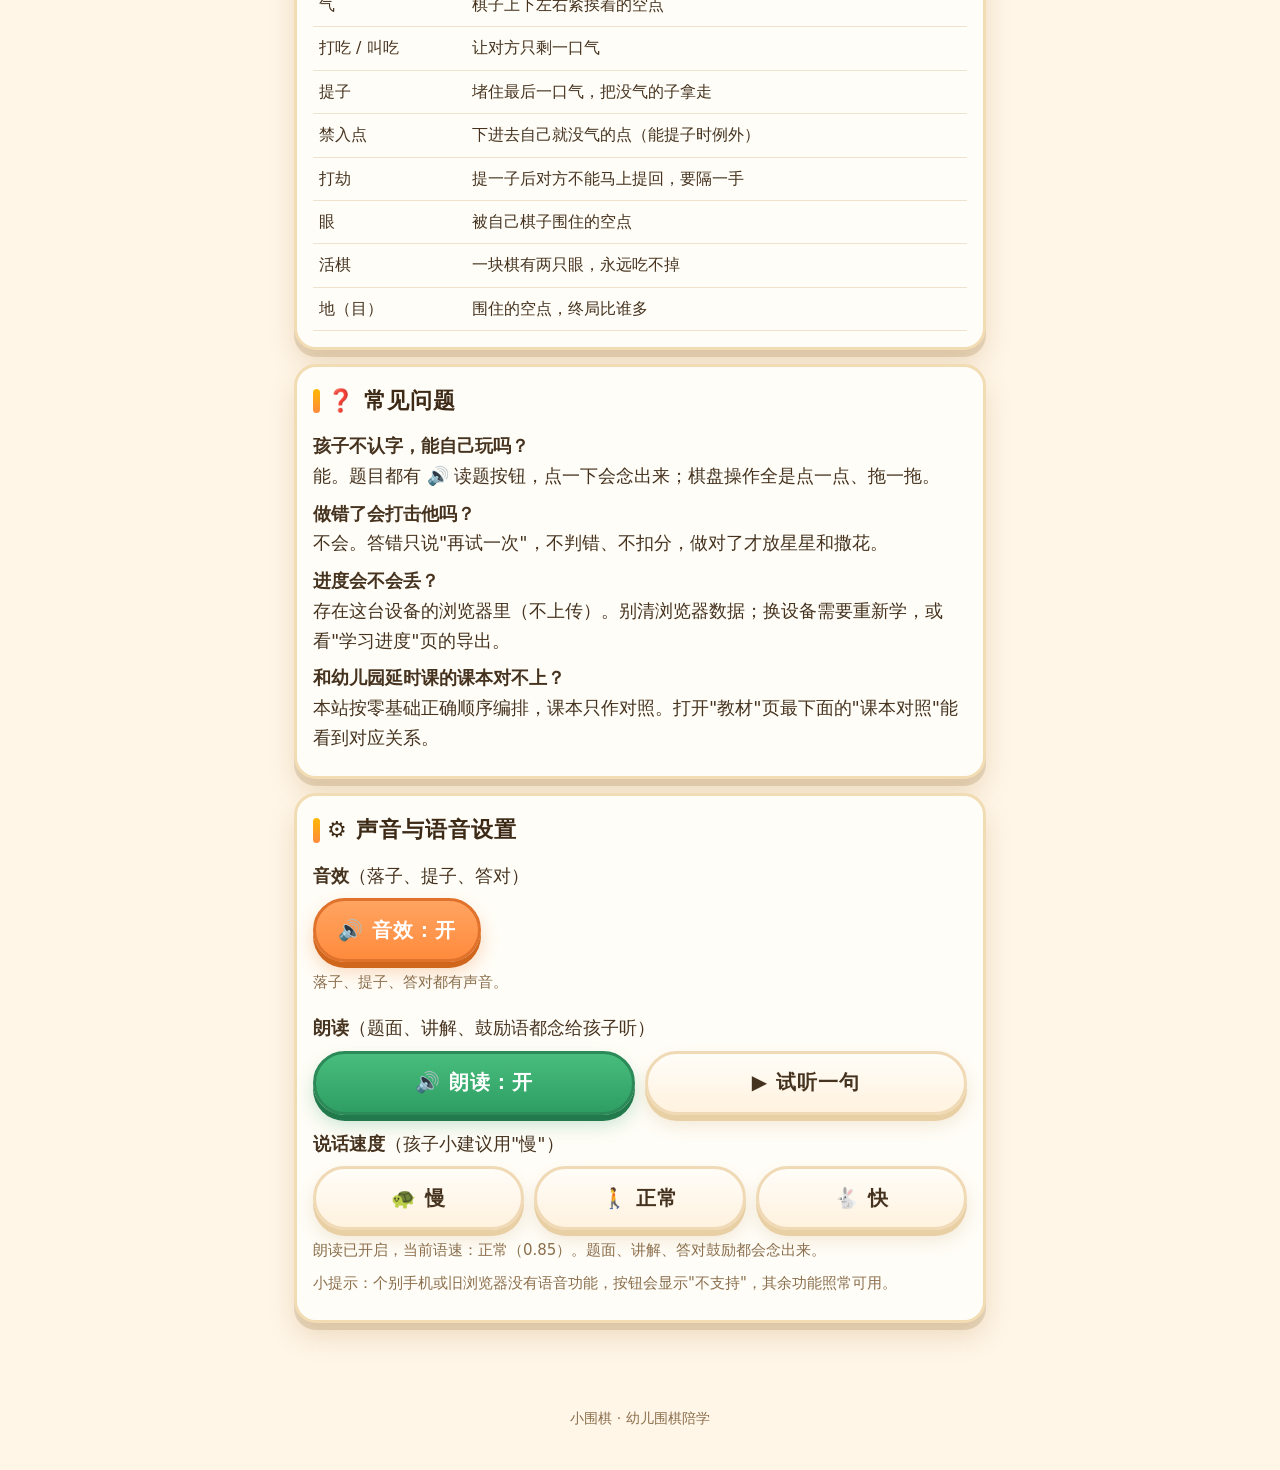
<file: parents/index.html>
<!DOCTYPE html>
<html lang="zh-CN">
<head>
<meta charset="utf-8">
<meta name="viewport" content="width=device-width, initial-scale=1">
<title>家长指南 · 小围棋</title>
<link rel="stylesheet" href="../assets/css/main.css">
</head>
<body>
<div id="shell"></div>
<div class="wrap">
  <h1>👨‍👩‍👦 家长指南</h1>
  <p class="muted">完全不会围棋也能陪：每课点开"家长 30 秒速读"，照着念一句话就行。</p>

  <div class="card warm">
    <h2 style="margin-top:0">🔍 本学期课本难点解析</h2>
    <p>对照《围棋校园·初级篇》第 1–9 课：每课本题在问什么、难在哪里、孩子常错在哪、辅导话术。<br>
      <a class="btn btn-purple" href="difficulty.html" style="margin-top:8px">打开难点解析 →</a></p>
  </div>

  <div class="card trick-box">
    <div class="trick-head">
      <span class="trick-title">🧙 妙招口诀（邪修理解法）</span>
    </div>
    <p>每个知识点配一句押韵口诀 + 一个夸张比喻，专治"讲不明白"。比如：<br>
      · <b>禁入点</b> →「围棋不许自杀」<br>
      · <b>为什么两只眼杀不死</b> →「他下进来就先自杀，那正是禁入点！」<br>
      · <b>打劫</b> →「抢玩具，抢到手要先去玩别的，回来才能再抢」<br>
      · <b>滚打包收</b> →「滚雪球，越滚越胖，最后撞墙」</p>
    <p style="margin:10px 0 0"><a class="btn btn-green" href="../tricks/index.html">打开妙招大全 →</a></p>
  </div>

  <div class="card warm">
    <h2 style="margin-top:0">⏱ 每次 15 分钟怎么安排</h2>
    <table>
      <tr><th>时间</th><th>做什么</th></tr>
      <tr><td>2 分钟</td><td>打开"学一学"，看一遍小动画，念一句本课口诀</td></tr>
      <tr><td>5 分钟</td><td>"玩一玩"：随孩子摆，别纠正太多，让他摸棋子</td></tr>
      <tr><td>6 分钟</td><td>"练一练"：三道题，做不出来就点"提示"，别直接给答案</td></tr>
      <tr><td>2 分钟</td><td>夸一句具体的（"你自己找到气了！"），收工</td></tr>
    </table>
    <p class="muted">关键：宁可短、不可烦。孩子说不想下了就停，第二天再来。</p>
  </div>

  <div class="card">
    <h2 style="margin-top:0">🗣 家长常用话术（照抄）</h2>
    <p>• "棋子也要呼吸，旁边空的地方就是它的鼻子（气）。"<br>
       • "把它最后一口气按住，它就睡着啦（提子）。"<br>
       • "快点跑，跑到空的地方气就变多啦。"<br>
       • "跳进去会喘不过气，所以这个坑不能下（禁入点）。"<br>
       • "你拍我一下，我不能马上拍回去，要先去别处玩一手（打劫）。"<br>
       • "两只眼睛都睁着，怎么推都推不倒（活棋）。"</p>
  </div>

  <div class="card">
    <h2 style="margin-top:0">📖 术语速查（家长版）</h2>
    <table>
      <tr><th>说法</th><th>意思</th></tr>
      <tr><td>气</td><td>棋子上下左右紧挨着的空点</td></tr>
      <tr><td>打吃 / 叫吃</td><td>让对方只剩一口气</td></tr>
      <tr><td>提子</td><td>堵住最后一口气，把没气的子拿走</td></tr>
      <tr><td>禁入点</td><td>下进去自己就没气的点（能提子时例外）</td></tr>
      <tr><td>打劫</td><td>提一子后对方不能马上提回，要隔一手</td></tr>
      <tr><td>眼</td><td>被自己棋子围住的空点</td></tr>
      <tr><td>活棋</td><td>一块棋有两只眼，永远吃不掉</td></tr>
      <tr><td>地（目）</td><td>围住的空点，终局比谁多</td></tr>
    </table>
  </div>

  <div class="card">
    <h2 style="margin-top:0">❓ 常见问题</h2>
    <p><b>孩子不认字，能自己玩吗？</b><br>能。题目都有 🔊 读题按钮，点一下会念出来；棋盘操作全是点一点、拖一拖。</p>
    <p><b>做错了会打击他吗？</b><br>不会。答错只说"再试一次"，不判错、不扣分，做对了才放星星和撒花。</p>
    <p><b>进度会不会丢？</b><br>存在这台设备的浏览器里（不上传）。别清浏览器数据；换设备需要重新学，或看"学习进度"页的导出。</p>
    <p><b>和幼儿园延时课的课本对不上？</b><br>本站按零基础正确顺序编排，课本只作对照。打开"教材"页最下面的"课本对照"能看到对应关系。</p>
  </div>

  <div class="card">
    <h2 style="margin-top:0">⚙ 声音与语音设置</h2>
    <p><b>音效</b>（落子、提子、答对）</p>
    <button class="btn btn-primary" id="soundBtn">🔊 音效开关</button>
    <p class="muted" id="soundState"></p>

    <p style="margin-top:18px"><b>朗读</b>（题面、讲解、鼓励语都念给孩子听）</p>
    <div class="btn-row">
      <button class="btn" id="voiceBtn">🔊 朗读开关</button>
      <button class="btn" id="voiceTry">▶ 试听一句</button>
    </div>
    <p style="margin-top:14px"><b>说话速度</b>（孩子小建议用"慢"）</p>
    <div class="btn-row">
      <button class="btn" data-rate="0.7">🐢 慢</button>
      <button class="btn" data-rate="0.85">🚶 正常</button>
      <button class="btn" data-rate="1.05">🐇 快</button>
    </div>
    <p class="muted" id="voiceState"></p>
    <p class="muted">小提示：个别手机或旧浏览器没有语音功能，按钮会显示"不支持"，其余功能照常可用。</p>
  </div>
</div>
<footer>小围棋 · 幼儿围棋陪学</footer>

<script src="../assets/js/engine.js"></script>
<script src="../data/curriculum.js"></script>
<script src="../assets/js/app.js"></script>
<script>
(function () {
  WQ.shell('parents');
  var b = document.getElementById('soundBtn');
  function sync() {
    var on = WQ.Sound.on();
    b.textContent = on ? '🔊 音效：开' : '🔇 音效：关';
    document.getElementById('soundState').textContent = on ? '落子、提子、答对都有声音。' : '现在静音。';
  }
  b.onclick = function () { WQ.Sound.toggle(); sync(); if (WQ.Sound.on()) WQ.Sound.good(); };
  sync();

  var vb = document.getElementById('voiceBtn');
  var vs = document.getElementById('voiceState');
  function syncVoice() {
    var on = WQ.Voice.on();
    if (!WQ.Voice.supported()) {
      vb.textContent = '🔇 本设备不支持'; vb.className = 'btn'; vb.disabled = true;
      vs.textContent = '当前浏览器没有语音合成能力（可换 Chrome / Safari 试试）。';
      return;
    }
    vb.textContent = on ? '🔊 朗读：开' : '🔇 朗读：关';
    vb.className = 'btn' + (on ? ' btn-green' : '');
    var r = WQ.Voice.rate();
    vs.textContent = '朗读已' + (on ? '开启' : '关闭') + '，当前语速：' + (r < 0.8 ? '慢' : r > 1 ? '快' : '正常') + '（' + r + '）。题面、讲解、答对鼓励都会念出来。';
  }
  vb.onclick = function () {
    WQ.Voice.toggle(); syncVoice();
    WQ.Voice.say('朗读' + (WQ.Voice.on() ? '打开啦' : '关掉了'), { force: true });
  };
  document.getElementById('voiceTry').onclick = function () {
    WQ.Voice.say('你好呀，我们一起下围棋吧！', { force: true });
  };
  Array.prototype.forEach.call(document.querySelectorAll('[data-rate]'), function (btn) {
    btn.onclick = function () {
      WQ.Voice.setRate(parseFloat(btn.getAttribute('data-rate')));
      syncVoice();
      WQ.Voice.say('这个速度听得清楚吗？', { force: true });
    };
  });
  syncVoice();
})();
</script>
</body>
</html>
</file>
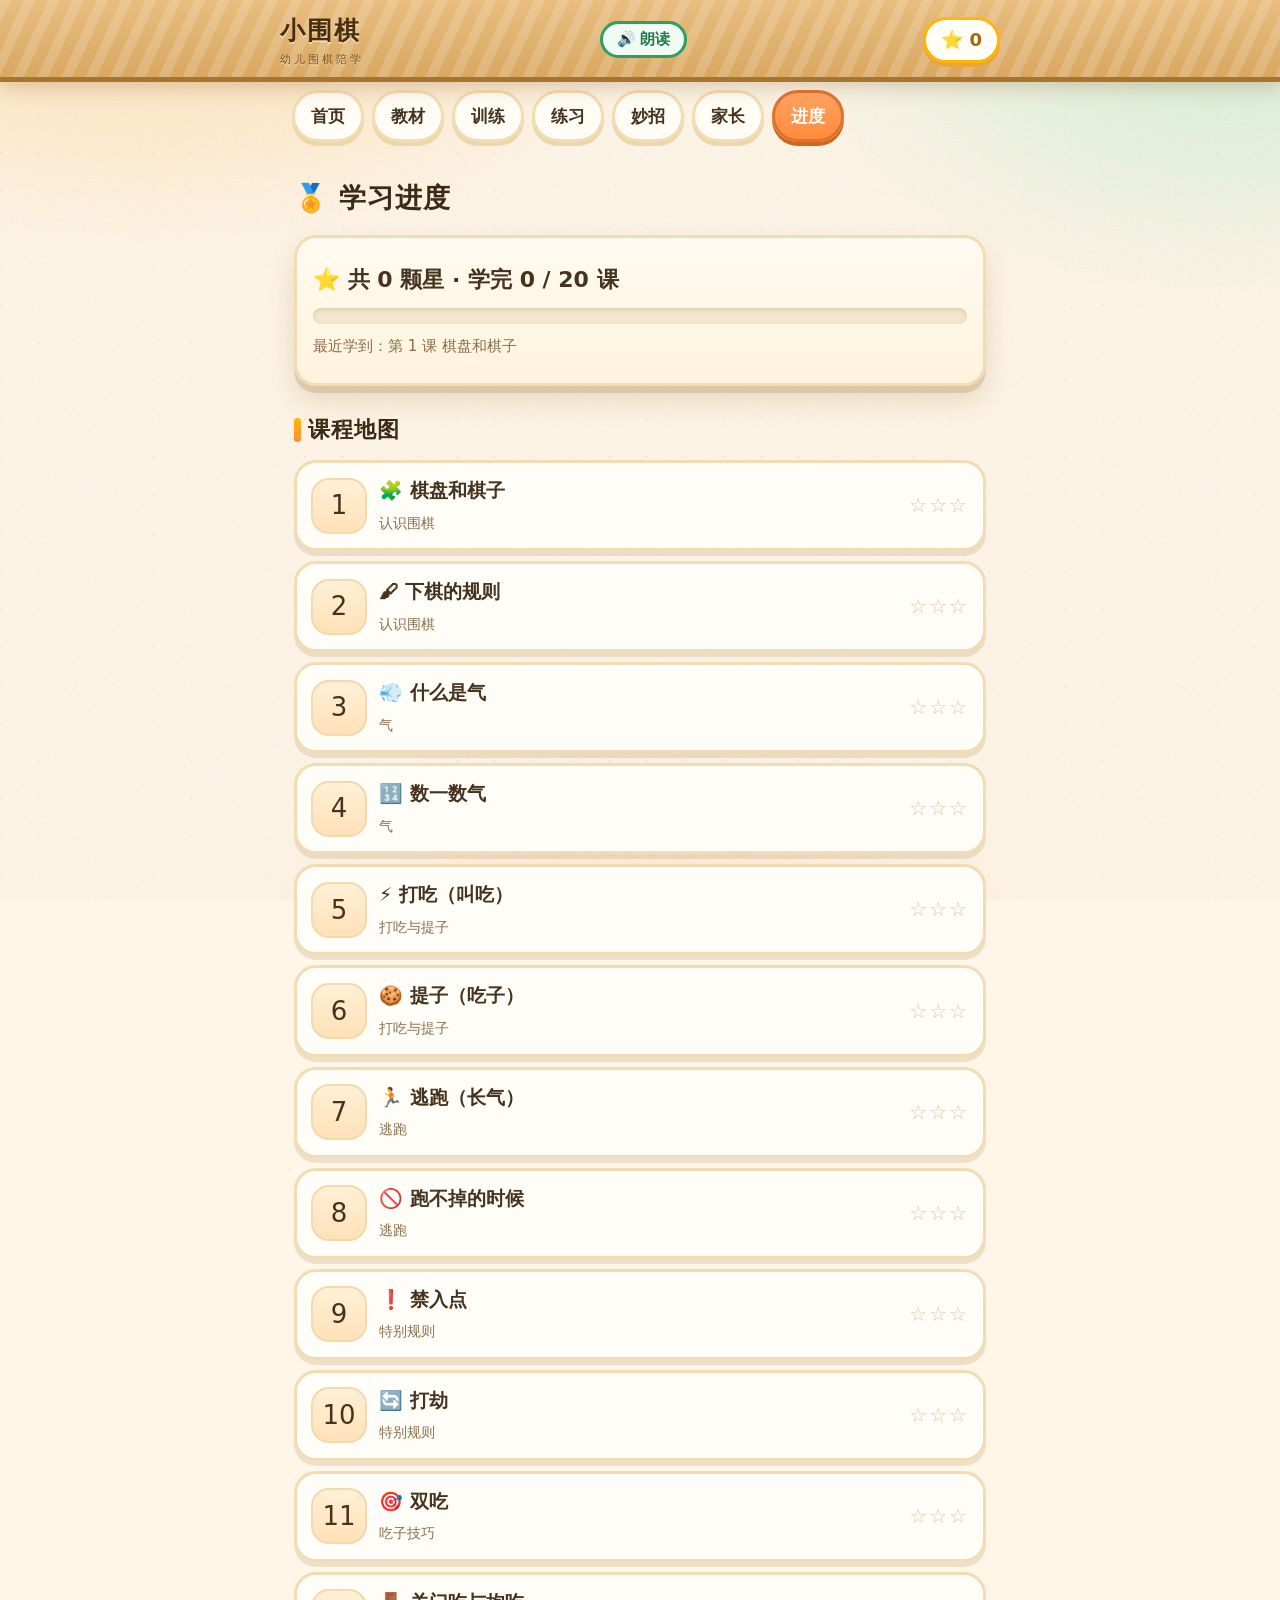
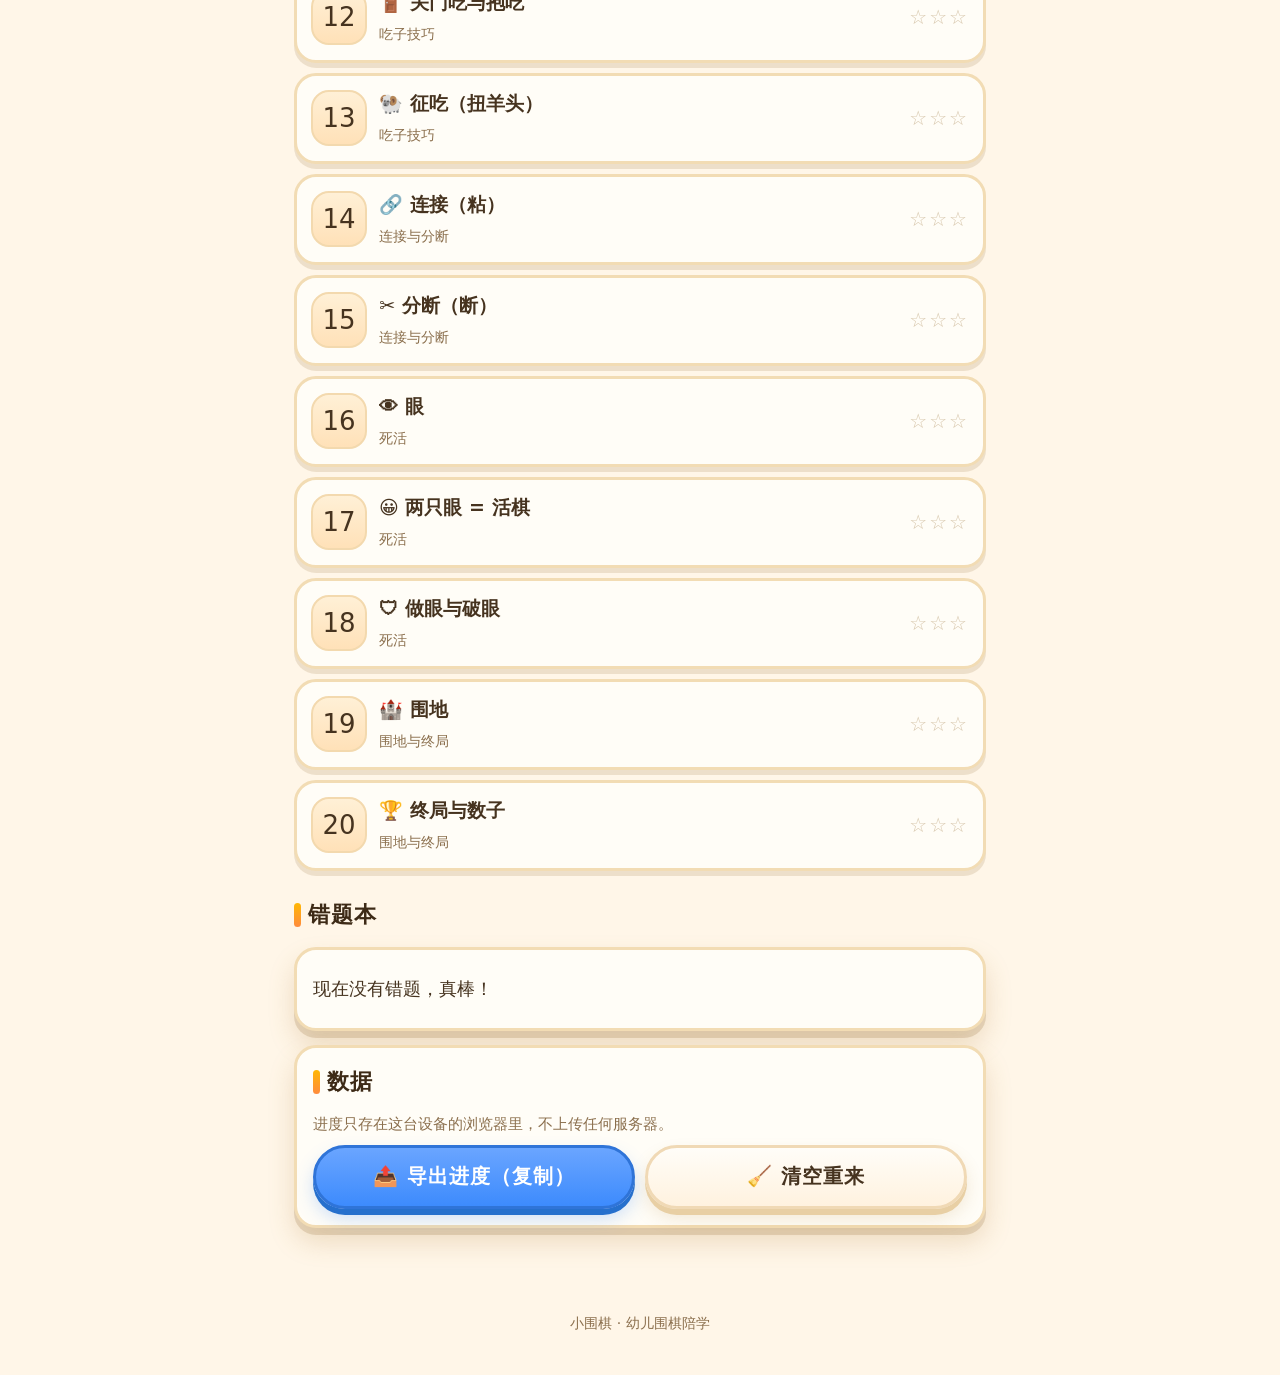
<file: progress/index.html>
<!DOCTYPE html>
<html lang="zh-CN">
<head>
<meta charset="utf-8">
<meta name="viewport" content="width=device-width, initial-scale=1">
<title>学习进度 · 小围棋</title>
<link rel="stylesheet" href="../assets/css/main.css">
</head>
<body>
<div id="shell"></div>
<div class="wrap">
  <h1>🏅 学习进度</h1>
  <div class="card warm">
    <p style="font-size:22px;font-weight:700">⭐ 共 <span id="total">0</span> 颗星 · 学完 <span id="done">0</span> / 20 课</p>
    <div class="progress-line" style="margin:10px 0"><i id="bar" style="width:0%"></i></div>
    <p class="muted" id="lastInfo"></p>
  </div>

  <h2>课程地图</h2>
  <div id="map"></div>

  <h2>错题本</h2>
  <div class="card" id="wrongCard"></div>

  <div class="card">
    <h2 style="margin-top:0">数据</h2>
    <p class="muted">进度只存在这台设备的浏览器里，不上传任何服务器。</p>
    <div class="btn-row">
      <button class="btn btn-blue" id="exportBtn">📤 导出进度（复制）</button>
      <button class="btn" id="resetBtn">🧹 清空重来</button>
    </div>
    <textarea id="exportBox" style="width:100%;height:90px;margin-top:10px;display:none;font-size:13px"></textarea>
  </div>
</div>
<footer>小围棋 · 幼儿围棋陪学</footer>

<script src="../assets/js/engine.js"></script>
<script src="../data/curriculum.js"></script>
<script src="../assets/js/app.js"></script>
<script>
(function () {
  WQ.shell('progress');
  var C = window.WQ_CURRICULUM;
  var total = WQ.Progress.totalStars();
  var done = WQ.Progress.doneCount(C);
  document.getElementById('total').textContent = total;
  document.getElementById('done').textContent = done;
  document.getElementById('bar').style.width = Math.round(done / C.length * 100) + '%';

  var d = WQ.Progress.load();
  var li = C.findIndex(function (l) { return l.id === d.last; });
  document.getElementById('lastInfo').textContent = d.last ? ('最近学到：第 ' + (li + 1) + ' 课 ' + C[li].title) : '还没开始，去首页点"继续学习"吧。';

  var map = document.getElementById('map');
  C.forEach(function (l, i) {
    var stars = WQ.Progress.stars(l.id);
    var a = document.createElement('a');
    a.className = 'lesson-item' + (WQ.Progress.isDone(l.id) ? ' done' : '');
    a.href = '../lesson/index.html?id=' + l.id;
    a.innerHTML = '<div class="no">' + (i + 1) + '</div>' +
      '<div class="txt"><b>' + l.emoji + ' ' + l.title + '</b><span>' + l.stageName + '</span></div>' +
      '<div class="stars">' + stars.map(function (v) { return v ? '⭐' : '<span class="dim">☆</span>'; }).join('') + '</div>';
    map.appendChild(a);
  });

  var wrong = WQ.Progress.wrongList();
  var wc = document.getElementById('wrongCard');
  if (!wrong.length) {
    wc.innerHTML = '<p>现在没有错题，真棒！</p>';
  } else {
    var html = '<p class="muted">共 ' + wrong.length + ' 道，做对 2 次自动移出。</p><table>';
    wrong.forEach(function (w) {
      var p = WQ.parseQid(w.id);
      var l = C.find(function (x) { return x.id === p.lessonId; });
      var title = l ? l.title : p.lessonId;
      var qi = l && l.quiz[p.index] ? l.quiz[p.index].prompt : w.id;
      html += '<tr><td>' + title + ' 第' + (p.index + 1) + '题</td><td>' + qi + '</td><td>错 ' + w.count + ' 次</td></tr>';
    });
    html += '</table><p style="margin-top:10px"><a class="btn btn-green" href="../exercises/index.html">去错题重练</a></p>';
    wc.innerHTML = html;
  }

  document.getElementById('exportBtn').onclick = function () {
    var box = document.getElementById('exportBox');
    box.style.display = '';
    box.value = JSON.stringify(WQ.Progress.load());
    box.select();
    try { document.execCommand('copy'); } catch (e) {}
  };
  document.getElementById('resetBtn').onclick = function () {
    if (confirm('确定清空所有星星和错题吗？（孩子要从头再来）')) {
      WQ.Progress.reset();
      location.reload();
    }
  };
})();
</script>
</body>
</html>
</file>
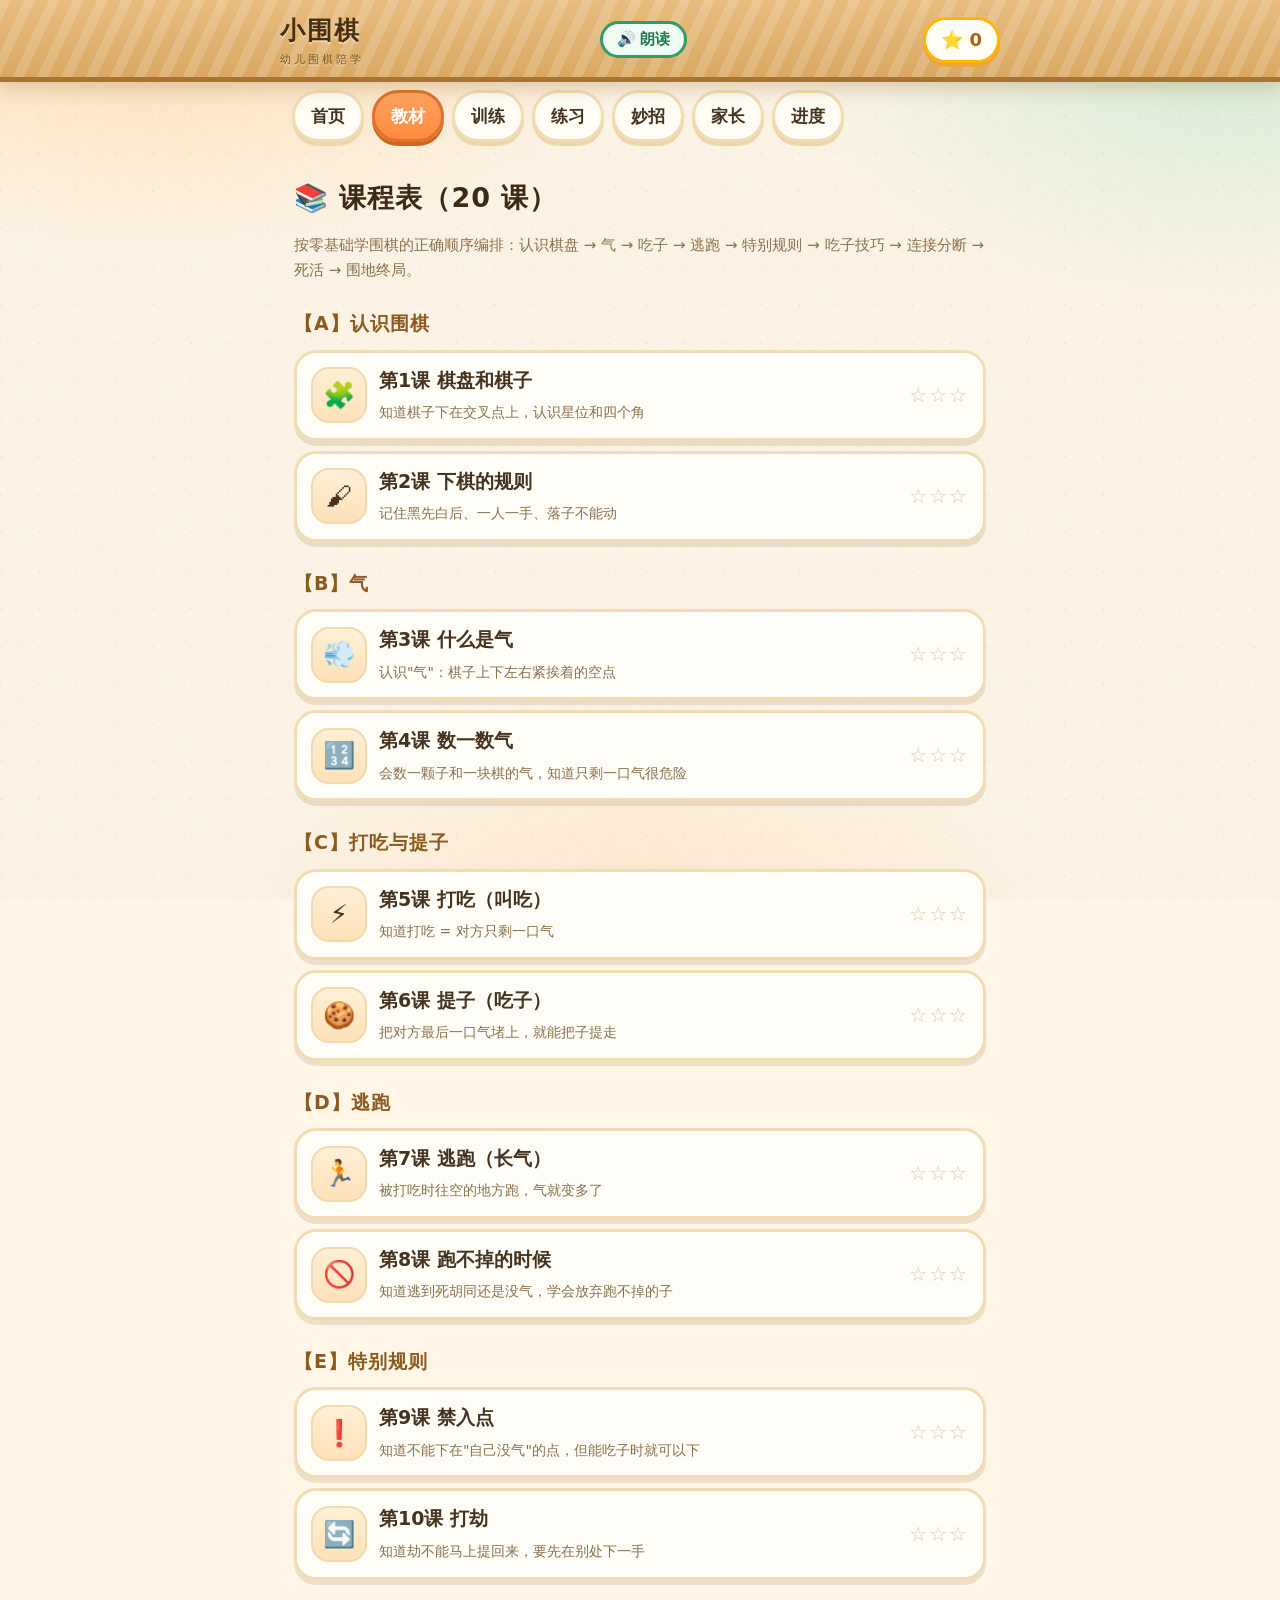
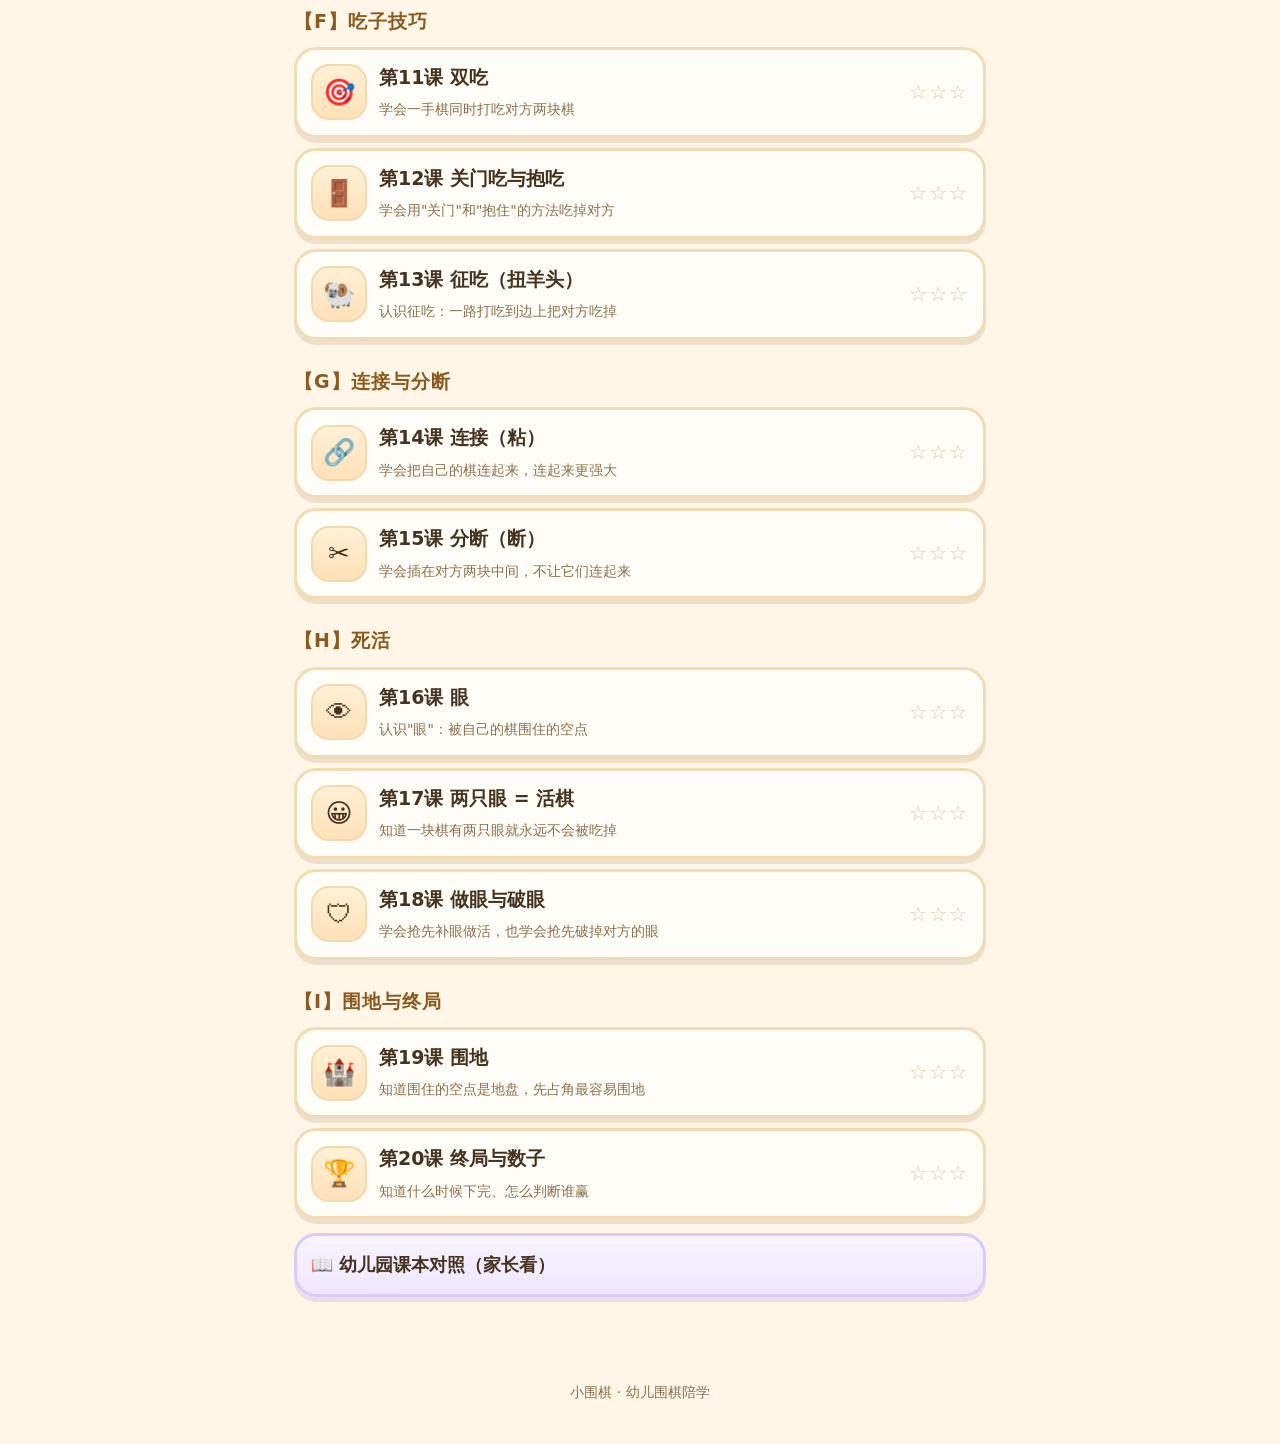
<file: textbook/index.html>
<!DOCTYPE html>
<html lang="zh-CN">
<head>
<meta charset="utf-8">
<meta name="viewport" content="width=device-width, initial-scale=1">
<title>教材 · 小围棋</title>
<link rel="stylesheet" href="../assets/css/main.css">
</head>
<body>
<div id="shell"></div>
<div class="wrap">
  <h1>📚 课程表（20 课）</h1>
  <p class="muted">按零基础学围棋的正确顺序编排：认识棋盘 → 气 → 吃子 → 逃跑 → 特别规则 → 吃子技巧 → 连接分断 → 死活 → 围地终局。</p>
  <div id="list"></div>

  <details class="parent-box">
    <summary>📖 幼儿园课本对照（家长看）</summary>
    <div class="body" id="tbBody"></div>
  </details>
</div>
<footer>小围棋 · 幼儿围棋陪学</footer>

<script src="../assets/js/engine.js"></script>
<script src="../data/curriculum.js"></script>
<script src="../data/textbook.js"></script>
<script src="../assets/js/app.js"></script>
<script>
(function () {
  WQ.shell('textbook');
  var C = window.WQ_CURRICULUM;
  var box = document.getElementById('list');
  var stage = '';
  C.forEach(function (l, i) {
    if (l.stageName !== stage) {
      stage = l.stageName;
      var h = document.createElement('div');
      h.className = 'stage-title';
      h.textContent = '【' + l.stage + '】' + stage;
      box.appendChild(h);
    }
    var stars = WQ.Progress.stars(l.id);
    var starTxt = stars.map(function (v) { return v ? '⭐' : '<span class="dim">☆</span>'; }).join('');
    var a = document.createElement('a');
    a.className = 'lesson-item' + (WQ.Progress.isDone(l.id) ? ' done' : '');
    a.href = '../lesson/index.html?id=' + l.id;
    a.innerHTML = '<div class="no">' + l.emoji + '</div>' +
      '<div class="txt"><b>第' + (i + 1) + '课 ' + l.title + '</b><span>' + l.goal + '</span></div>' +
      '<div class="stars">' + starTxt + '</div>';
    box.appendChild(a);
  });

  var tb = window.WQ_TEXTBOOK;
  var html = '<p class="muted">' + tb.note + '</p><table><tr><th>课本内容</th><th>本站对应课程</th></tr>';
  tb.map.forEach(function (m) { html += '<tr><td>' + m.textbook + '</td><td>' + m.site + '</td></tr>'; });
  html += '</table>';
  tb.books.forEach(function (b) {
    html += '<h3>' + b.name + '（' + b.lessons.length + ' 课）</h3><p class="muted">' + b.lessons.join(' · ') + '</p>';
  });
  document.getElementById('tbBody').innerHTML = html;
})();
</script>
</body>
</html>
</file>
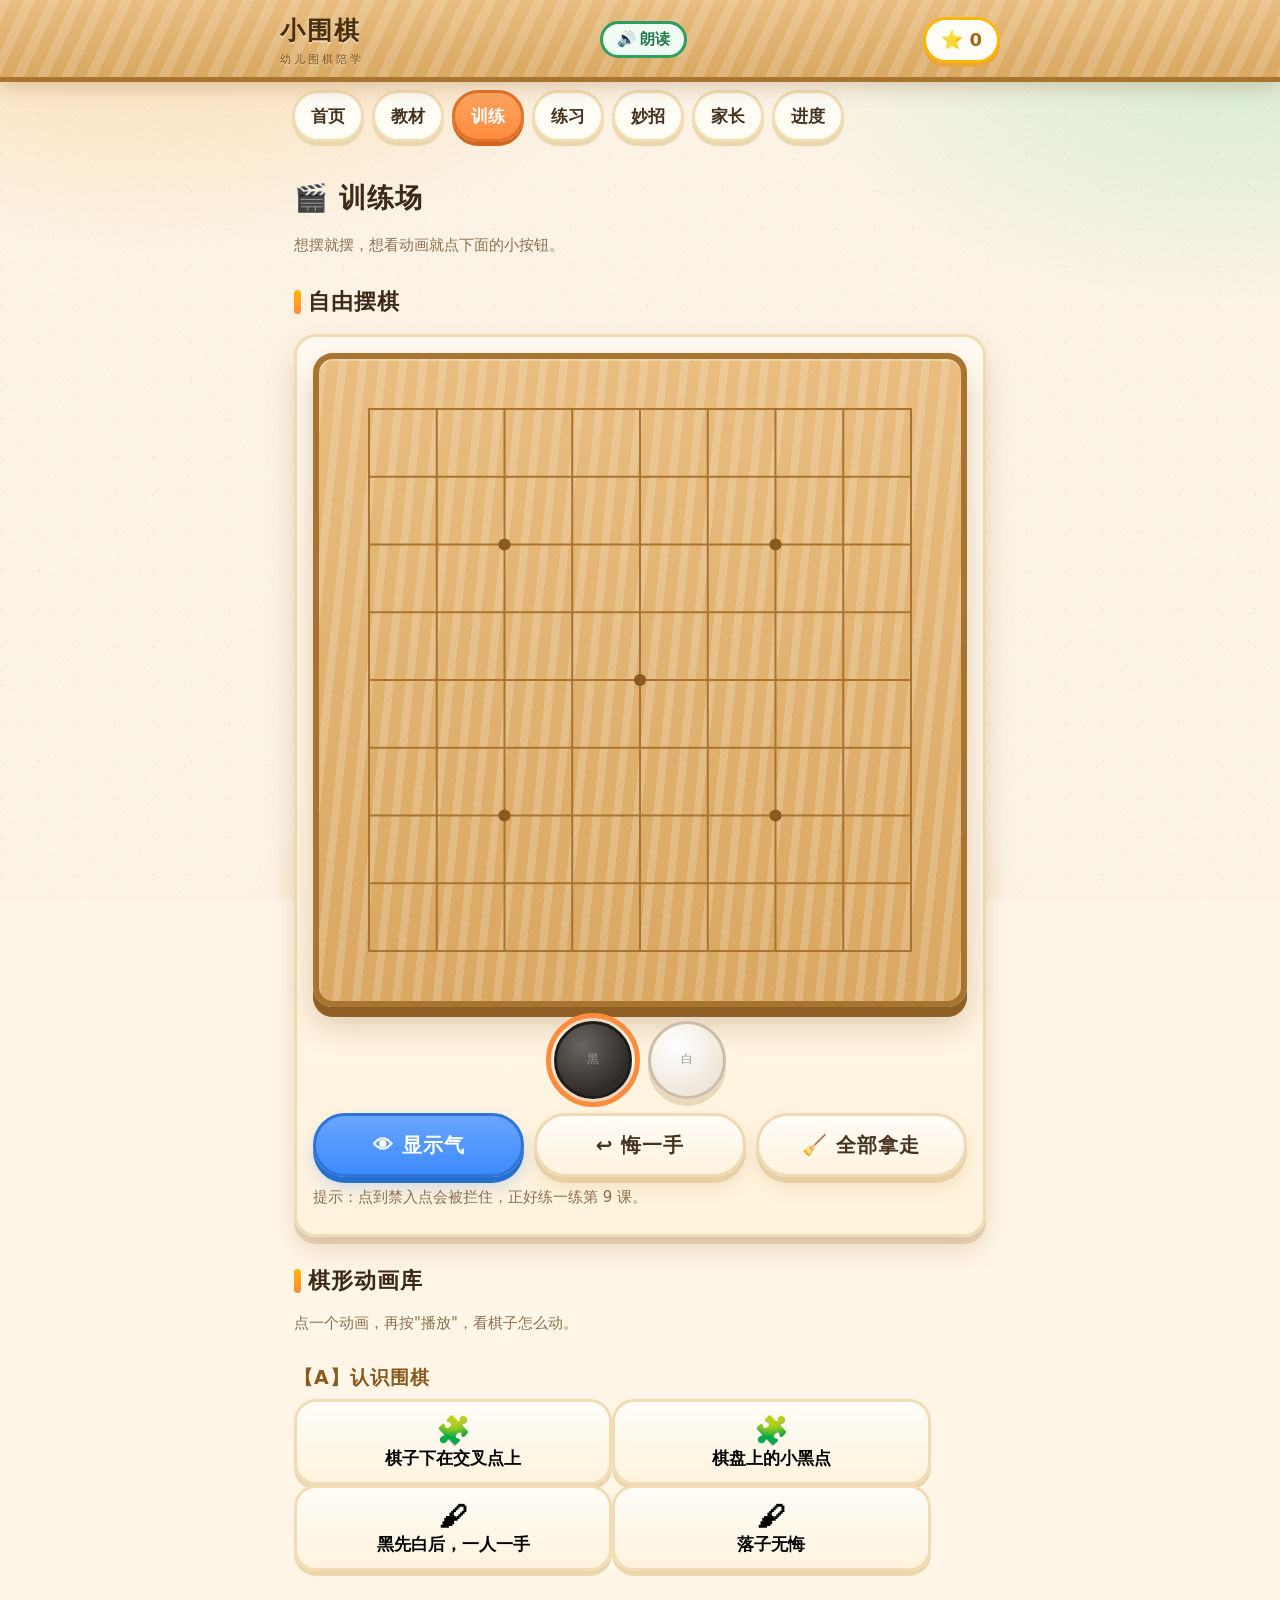
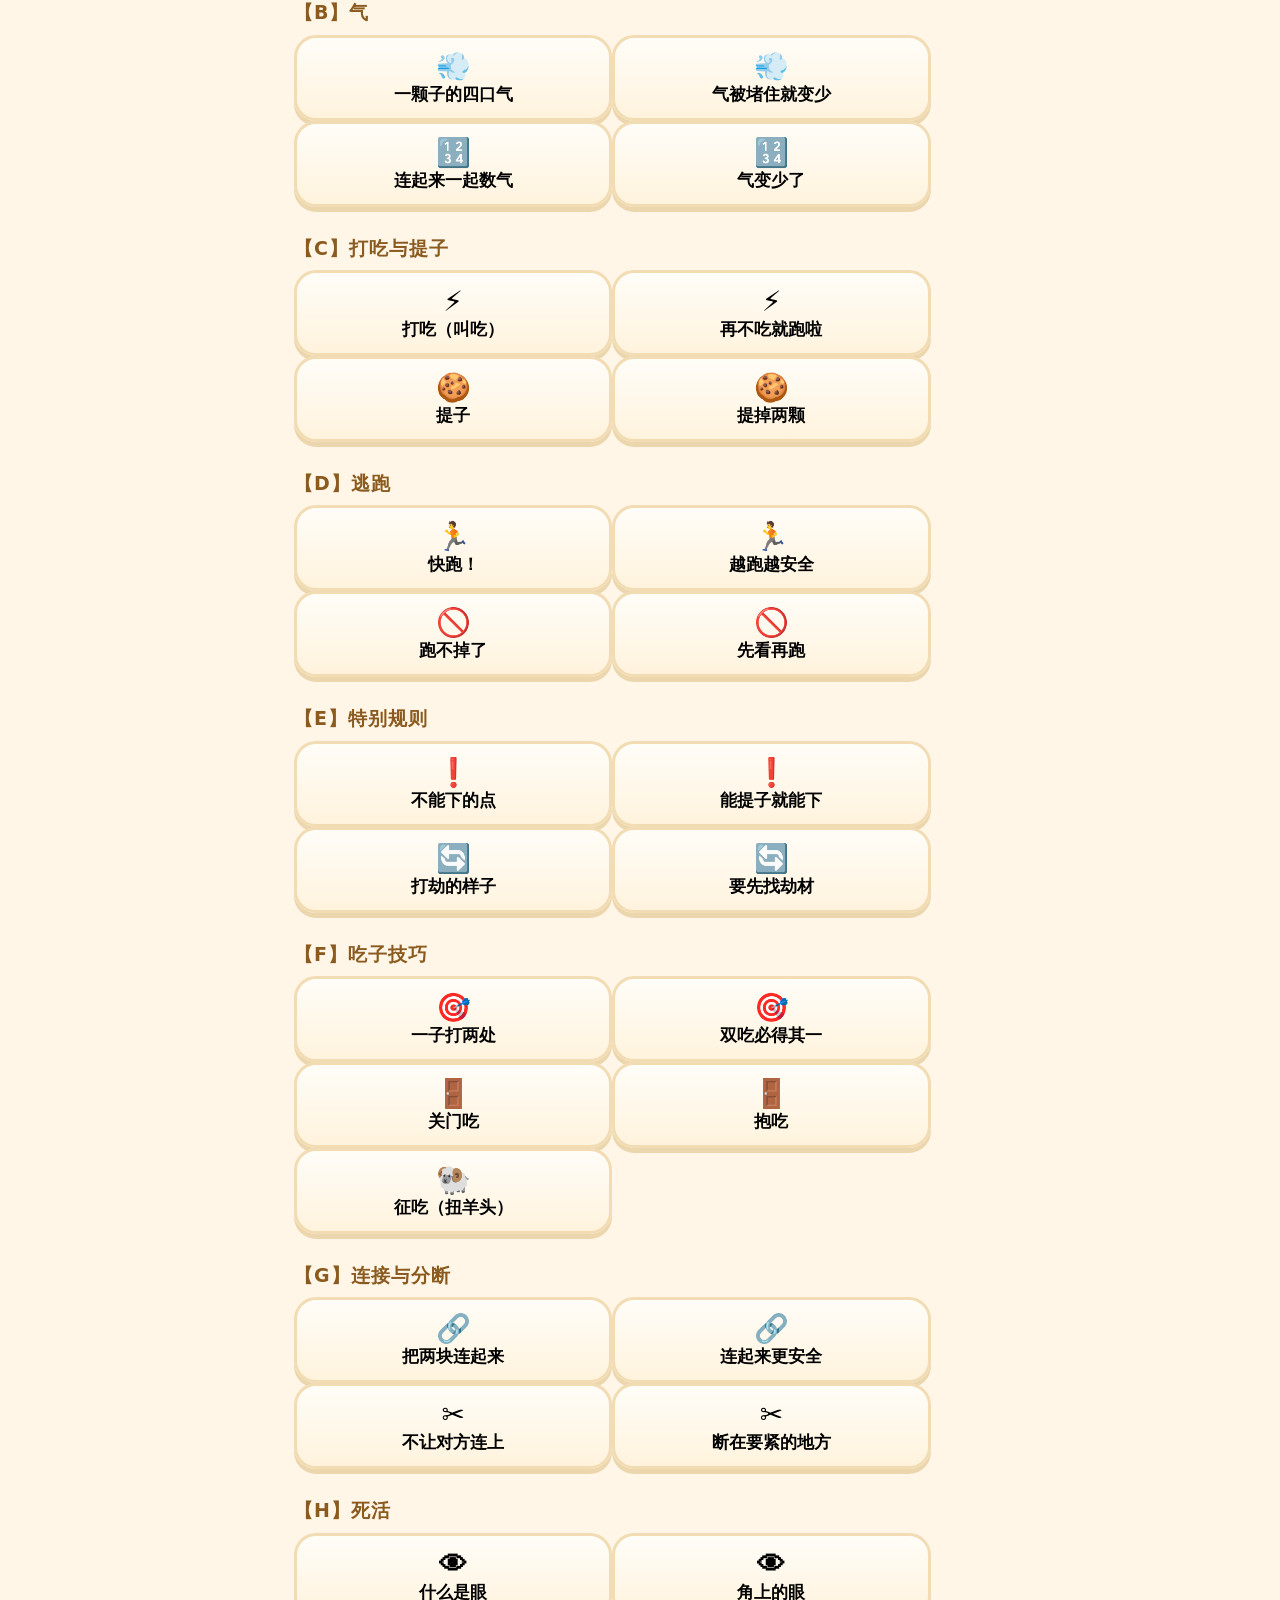
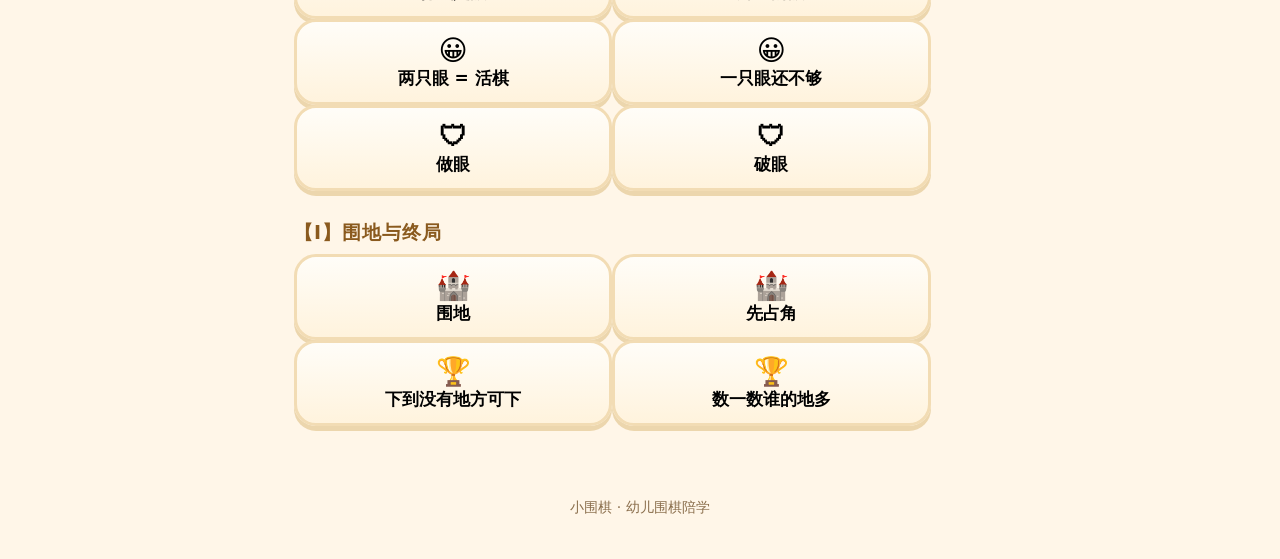
<file: training/index.html>
<!DOCTYPE html>
<html lang="zh-CN">
<head>
<meta charset="utf-8">
<meta name="viewport" content="width=device-width, initial-scale=1">
<title>训练 · 小围棋</title>
<link rel="stylesheet" href="../assets/css/main.css">
</head>
<body>
<div id="shell"></div>
<div class="wrap">
  <h1>🎬 训练场</h1>
  <p class="muted">想摆就摆，想看动画就点下面的小按钮。</p>

  <h2>自由摆棋</h2>
  <div class="card warm">
    <div class="board-box"><div id="sandBoard"></div></div>
    <div class="tray">
      <div class="piece black" id="tB">黑</div>
      <div class="piece white" id="tW">白</div>
    </div>
    <div class="btn-row">
      <button class="btn btn-blue" id="libBtn">👁 显示气</button>
      <button class="btn" id="undoBtn">↩ 悔一手</button>
      <button class="btn" id="clearBtn">🧹 全部拿走</button>
    </div>
    <p class="muted" id="sandTip">提示：点到禁入点会被拦住，正好练一练第 9 课。</p>
  </div>

  <h2>棋形动画库</h2>
  <p class="muted">点一个动画，再按"播放"，看棋子怎么动。</p>
  <div id="demoList"></div>

  <div class="card warm" id="demoCard" style="display:none">
    <p id="dTitle" style="font-size:20px;font-weight:700"></p>
    <div class="board-box"><div id="dBoard"></div></div>
    <p class="muted" id="dNote"></p>
    <div class="btn-row">
      <button class="btn" id="dPrev">◀ 上一手</button>
      <button class="btn btn-primary" id="dPlay">▶ 播放</button>
      <button class="btn" id="dNext">下一手 ▶</button>
    </div>
  </div>
</div>
<footer>小围棋 · 幼儿围棋陪学</footer>

<script src="../assets/js/engine.js"></script>
<script src="../data/curriculum.js"></script>
<script src="../assets/js/board.js"></script>
<script src="../assets/js/app.js"></script>
<script>
(function () {
  WQ.shell('training');
  var C = window.WQ_CURRICULUM;
  var E = WQEngine, N = 9;

  /* 自由摆棋 */
  var sand = WQBoard.create(document.getElementById('sandBoard'), { size: N, interactive: true });
  var hist = [], turn = E.BLACK, showLibs = false;
  function markTray() {
    document.getElementById('tB').className = 'piece black' + (turn === E.BLACK ? ' on' : '');
    document.getElementById('tW').className = 'piece white' + (turn === E.WHITE ? ' on' : '');
  }
  function reset() { hist = []; turn = E.BLACK; sand.load({ board: new Array(N * N).fill(0), interactive: true, showLibs: showLibs }); markTray(); }
  sand.onPoint = function (i, how, dragColor) {
    var color = dragColor === 'W' ? E.WHITE : (dragColor === 'B' ? E.BLACK : turn);
    var res = sand.play(i, color);
    if (!res.ok) {
      WQ.Sound.bad();
      document.getElementById('sandTip').textContent = '⚠ ' + (res.reason === 'suicide' ? '禁入点：下进去就没气啦' : res.reason === 'ko' ? '打劫中，先去别处下一手' : '这里已经有子啦');
      return;
    }
    WQ.Sound.place();
    if (res.captured && res.captured.length) WQ.Sound.capture();
    hist.push({ board: sand.board().slice(), turn: turn });
    turn = color === E.BLACK ? E.WHITE : E.BLACK;
    markTray();
    if (showLibs) sand.setShowLibs(true);
  };
  document.getElementById('libBtn').onclick = function () { showLibs = !showLibs; sand.setShowLibs(showLibs); this.textContent = showLibs ? '👁 隐藏气' : '👁 显示气'; };
  document.getElementById('undoBtn').onclick = function () { if (!hist.length) return; var h = hist.pop(); sand.load({ board: h.board, interactive: true, showLibs: showLibs }); turn = h.turn; markTray(); };
  document.getElementById('clearBtn').onclick = reset;
  ['tB', 'tW'].forEach(function (id) {
    var el = document.getElementById(id);
    el.setAttribute('draggable', 'true');
    el.addEventListener('dragstart', function (ev) { ev.dataTransfer.setData('text/plain', id === 'tB' ? 'B' : 'W'); });
  });
  reset();

  /* 棋形动画库 */
  var all = [];
  C.forEach(function (l, i) { (l.demos || []).forEach(function (d) { all.push({ lesson: l, li: i, d: d }); }); });
  var list = document.getElementById('demoList');
  var stage = '';
  all.forEach(function (item, k) {
    if (item.lesson.stageName !== stage) {
      stage = item.lesson.stageName;
      var h = document.createElement('div');
      h.className = 'stage-title';
      h.textContent = '【' + item.lesson.stage + '】' + stage;
      list.appendChild(h);
    }
    var b = document.createElement('button');
    b.className = 'level-btn';
    b.style.flex = '0 0 auto';
    b.style.minWidth = '46%';
    b.innerHTML = '<span class="lv">' + item.lesson.emoji + '</span>' + item.d.title;
    b.onclick = function () { open(k); };
    list.appendChild(b);
  });

  var dBoard = WQBoard.create(document.getElementById('dBoard'), { size: N, interactive: false });
  var cur = 0, step = 0, timer = null;
  function posOf(k, s) {
    var d = all[k].d;
    var b = E.boardFromSpec({ size: N, b: d.b, w: d.w });
    var ko = null, last = null;
    for (var i = 0; i < s && i < d.moves.length; i++) {
      var m = d.moves[i];
      var r = E.play(b, N, E.idx(m[1], m[2], N), m[0] === 'W' ? E.WHITE : E.BLACK, ko);
      if (r.ok) { b = r.board; ko = r.koPoint; last = E.idx(m[1], m[2], N); }
    }
    return { board: b, last: last };
  }
  function draw() {
    var d = all[cur].d, p = posOf(cur, step);
    dBoard.load({ board: p.board, marks: (d.mark || []).map(function (m) { return { p: m, type: d.markType || 'star' }; }), showLibs: !!d.showLibs, last: p.last, interactive: false });
    document.getElementById('dTitle').textContent = '第' + (all[cur].li + 1) + '课 · ' + d.title;
    document.getElementById('dNote').textContent = d.note;
  }
  function stop() { if (timer) { clearInterval(timer); timer = null; document.getElementById('dPlay').textContent = '▶ 播放'; } }
  function open(k) {
    cur = k; step = 0; stop();
    document.getElementById('demoCard').style.display = '';
    draw();
    document.getElementById('demoCard').scrollIntoView({ behavior: 'smooth', block: 'center' });
  }
  document.getElementById('dNext').onclick = function () { stop(); if (step < all[cur].d.moves.length) { step++; draw(); WQ.Sound.place(); } };
  document.getElementById('dPrev').onclick = function () { stop(); if (step > 0) { step--; draw(); } };
  document.getElementById('dPlay').onclick = function () {
    if (timer) { stop(); return; }
    step = 0; draw(); this.textContent = '⏸ 暂停';
    timer = setInterval(function () { if (step >= all[cur].d.moves.length) { stop(); return; } step++; draw(); WQ.Sound.place(); }, 900);
  };
})();
</script>
</body>
</html>
</file>
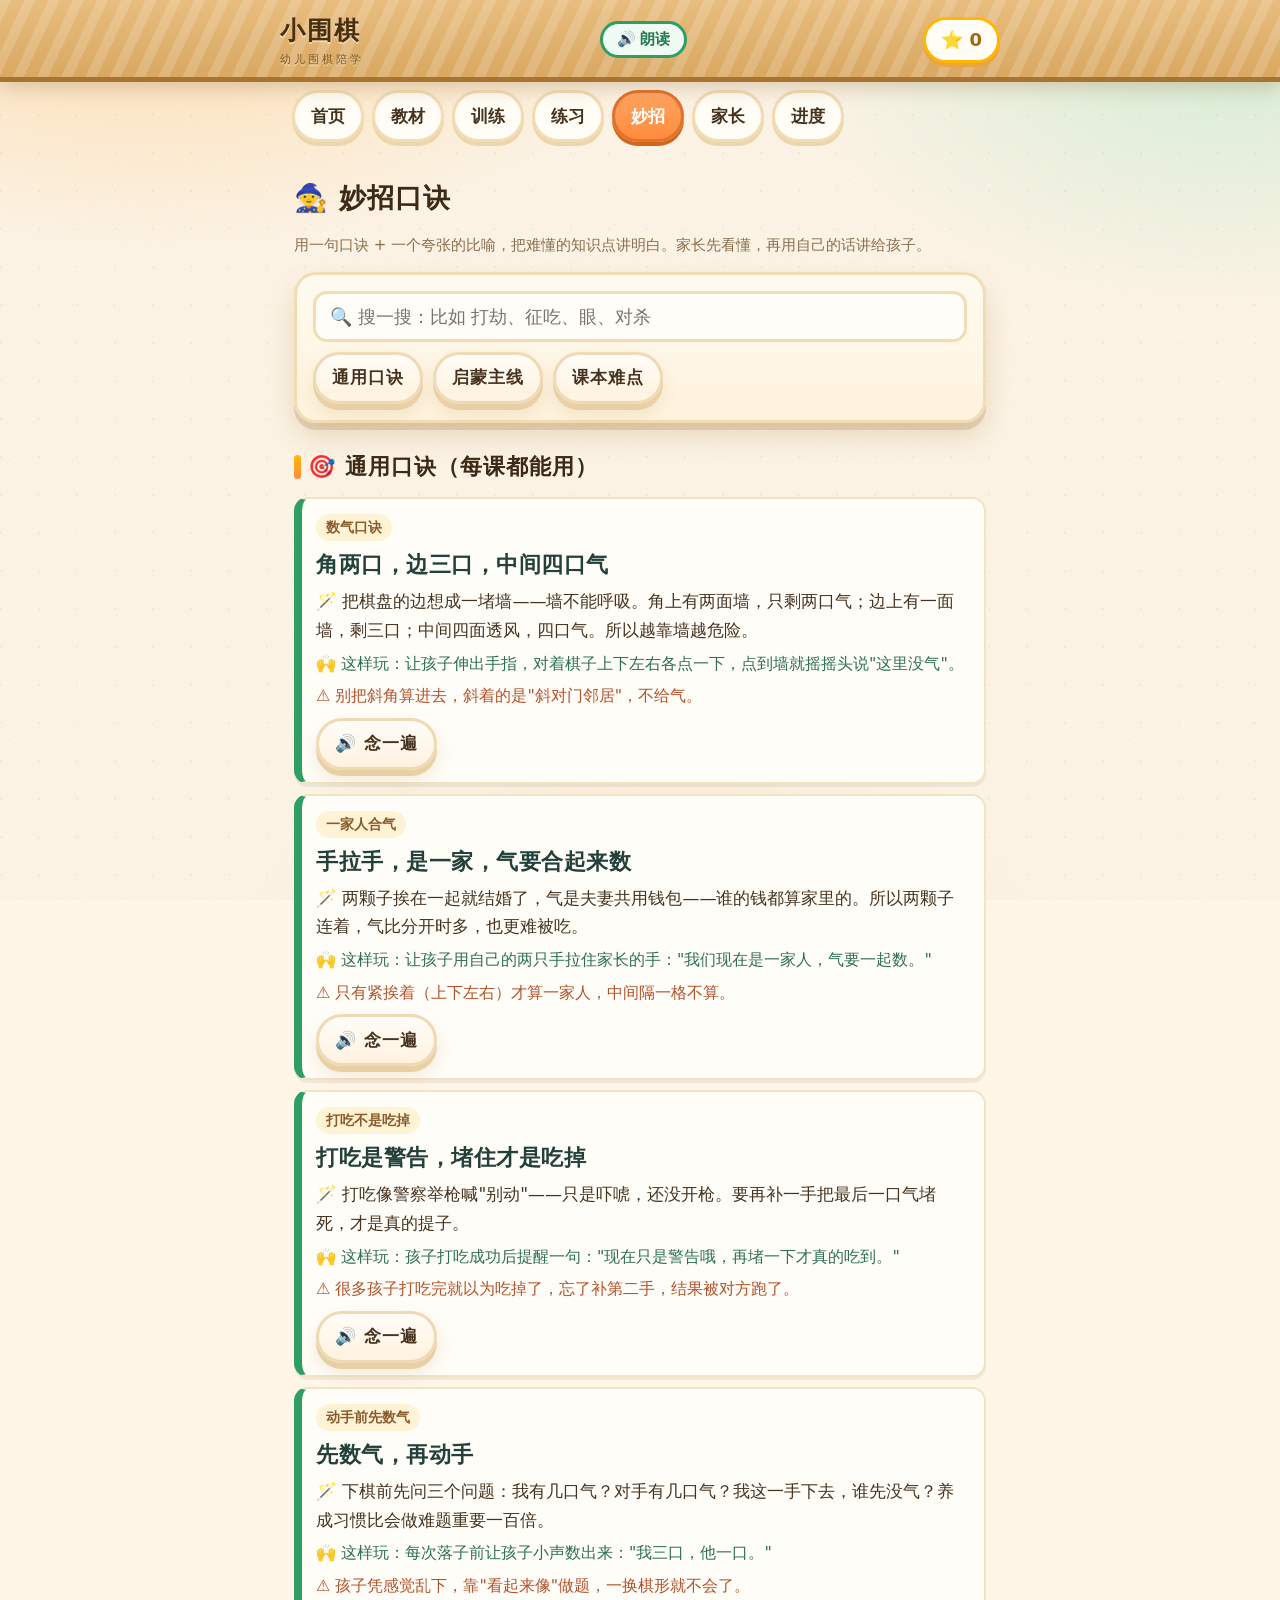
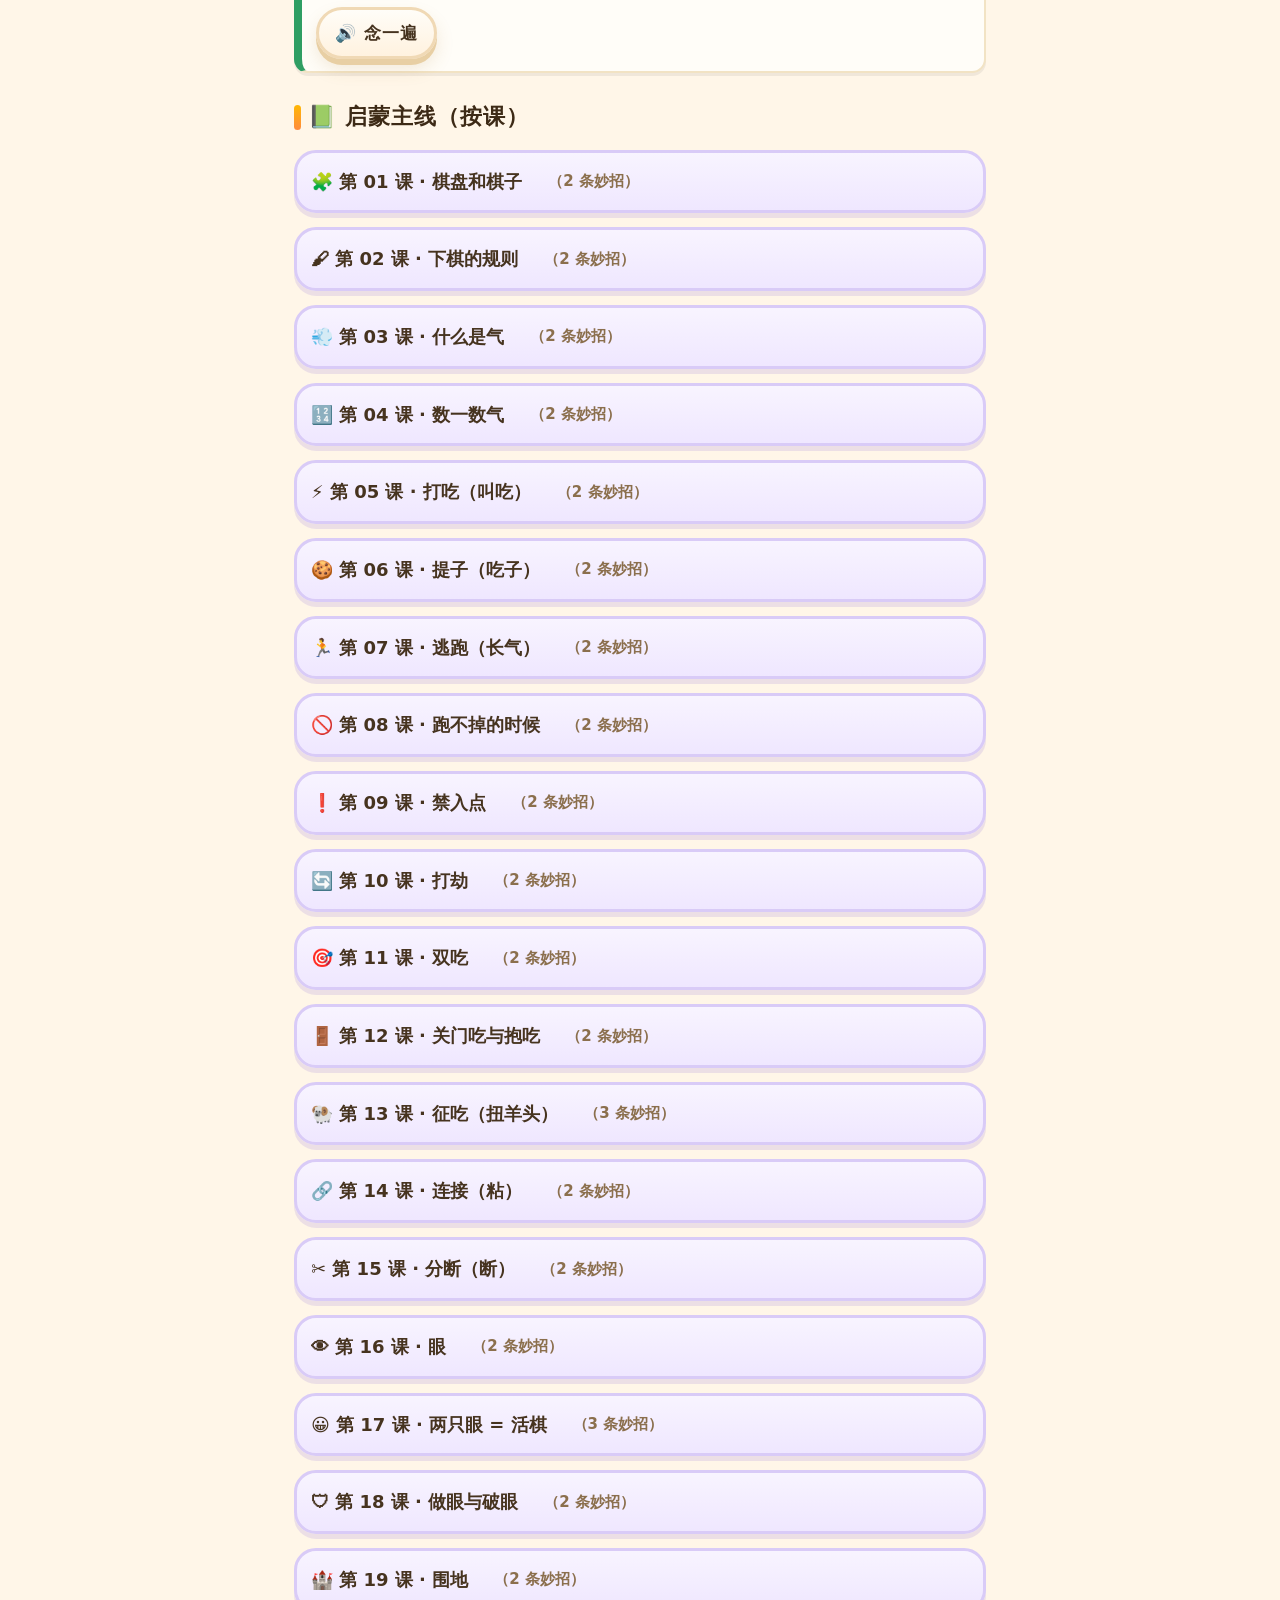
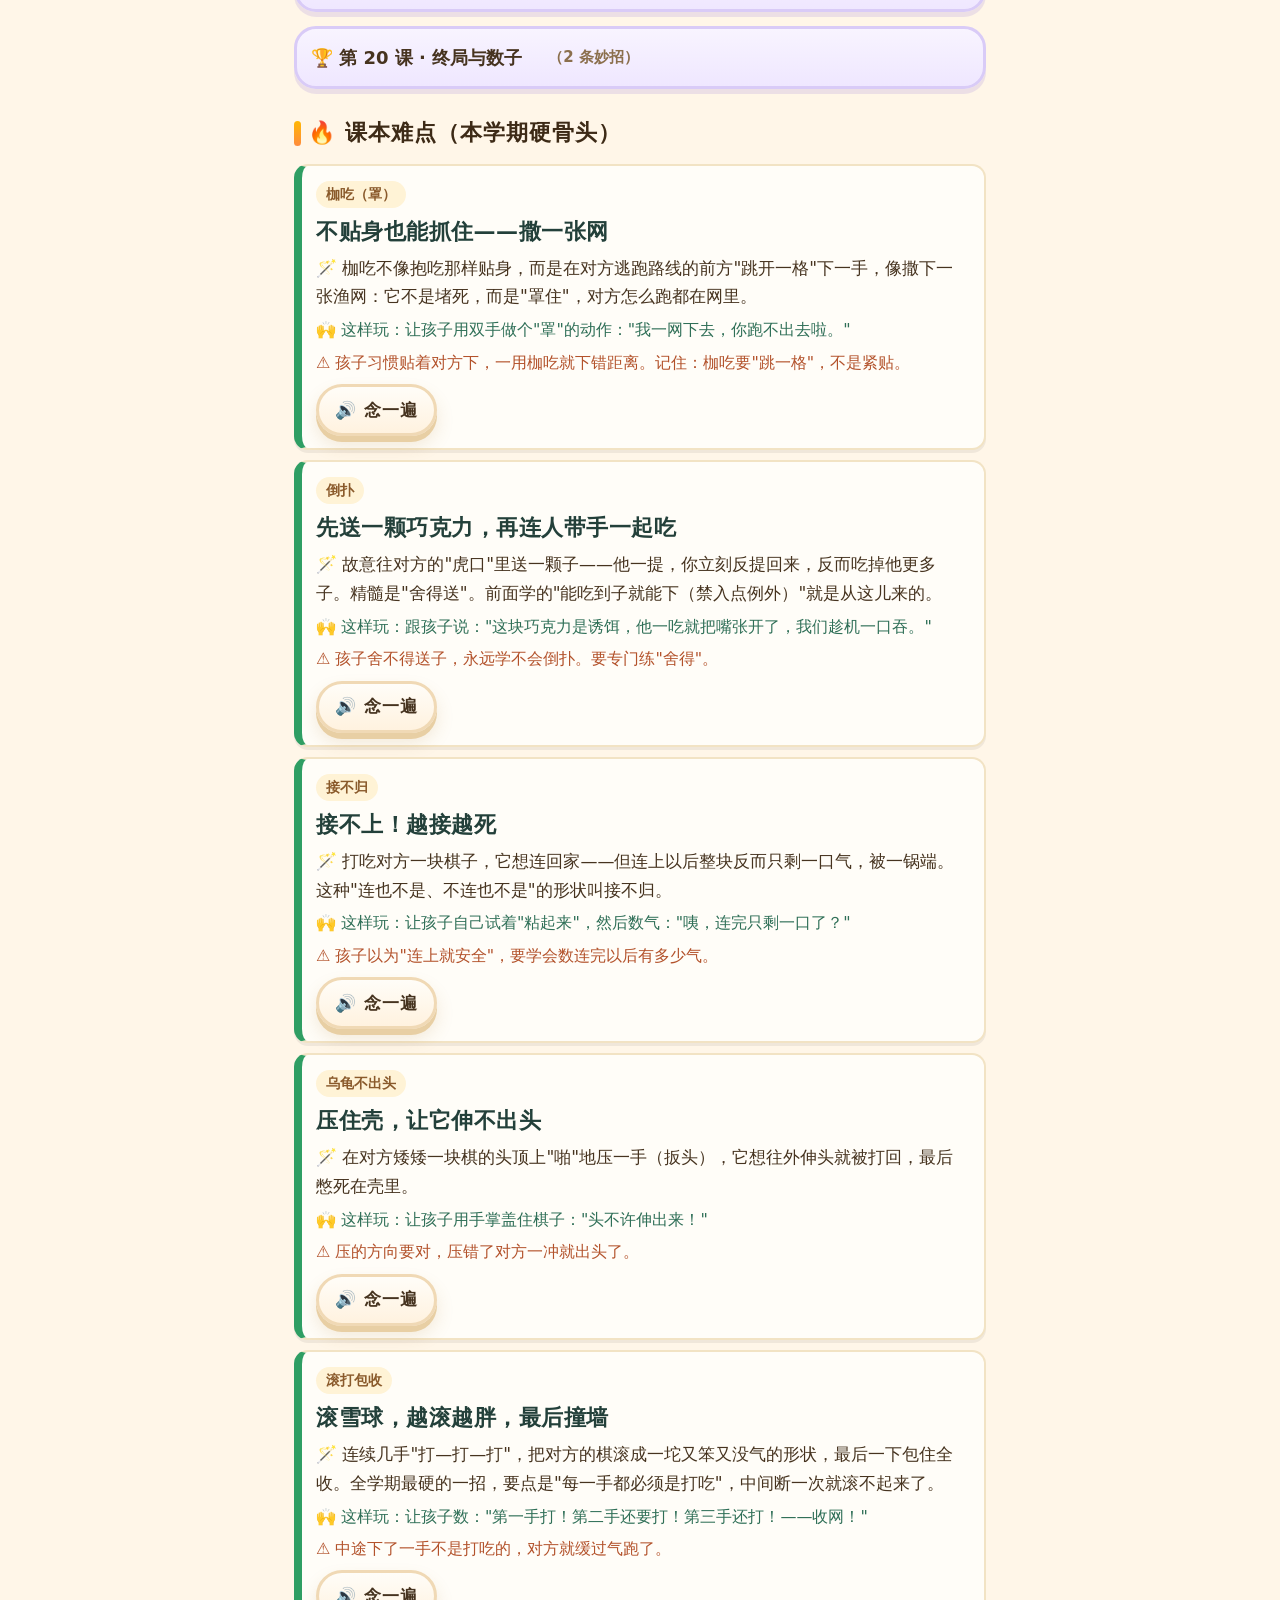
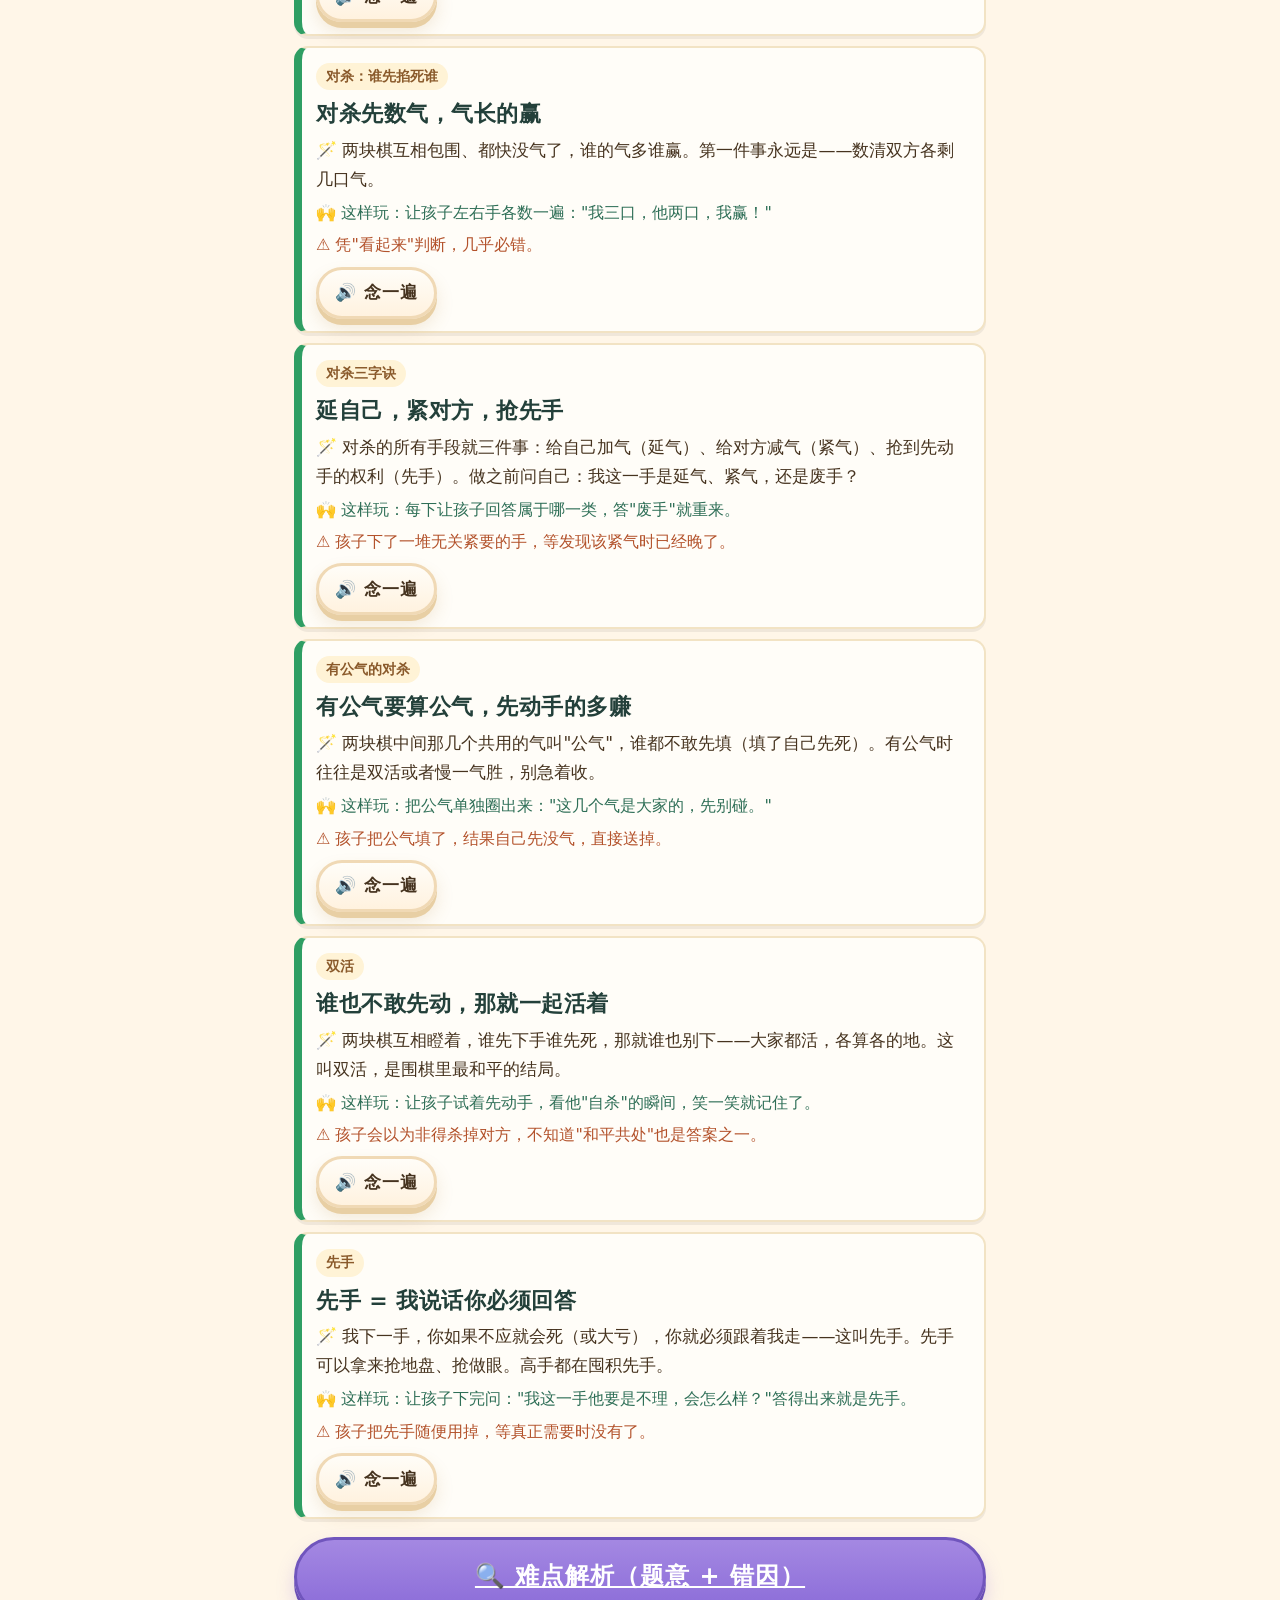
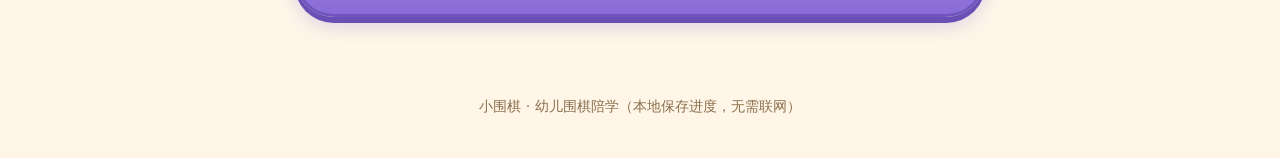
<file: tricks/index.html>
<!DOCTYPE html>
<html lang="zh-CN">
<head>
<meta charset="utf-8">
<meta name="viewport" content="width=device-width, initial-scale=1">
<title>妙招口诀 · 小围棋</title>
<link rel="stylesheet" href="../assets/css/main.css">
</head>
<body>
<div id="shell"></div>
<div class="wrap">
  <h1>🧙 妙招口诀</h1>
  <p class="muted">用一句口诀 + 一个夸张的比喻，把难懂的知识点讲明白。家长先看懂，再用自己的话讲给孩子。</p>

  <div class="card warm">
    <input id="search" class="search-box" type="search" placeholder="🔍 搜一搜：比如 打劫、征吃、眼、对杀">
    <div class="btn-row" style="margin-top:10px">
      <button class="btn small" data-g="gen">通用口诀</button>
      <button class="btn small" data-g="main">启蒙主线</button>
      <button class="btn small" data-g="adv">课本难点</button>
    </div>
  </div>

  <h2>🎯 通用口诀（每课都能用）</h2>
  <div id="boxGen"></div>

  <h2>📗 启蒙主线（按课）</h2>
  <div id="boxMain"></div>

  <h2>🔥 课本难点（本学期硬骨头）</h2>
  <div id="boxAdv"></div>

  <p style="margin-top:18px"><a class="btn btn-purple btn-big" href="../parents/difficulty.html">🔍 难点解析（题意 + 错因）</a></p>
</div>
<footer>小围棋 · 幼儿围棋陪学（本地保存进度，无需联网）</footer>

<script src="../assets/js/engine.js"></script>
<script src="../data/curriculum.js"></script>
<script src="../data/tricks.js"></script>
<script src="../assets/js/board.js"></script>
<script src="../assets/js/app.js"></script>
<script>
(function () {
  WQ.shell('tricks');
  var T = window.WQ_TRICKS || {};
  var C = window.WQ_CURRICULUM || [];

  function itemHTML(x, tag) {
    return '<div class="trick-item" data-tag="' + tag + '">' +
      '<span class="trick-k">' + x.k + '</span>' +
      '<div class="trick-slogan">' + x.slogan + '</div>' +
      (x.magic ? '<p class="trick-magic">🪄 ' + x.magic + '</p>' : '') +
      (x.try ? '<p class="trick-try">🙌 这样玩：' + x.try + '</p>' : '') +
      (x.oops ? '<p class="trick-oops">⚠️ ' + x.oops + '</p>' : '') +
      '<button class="btn small trick-one">🔊 念一遍</button>' +
      '</div>';
  }
  function speakItem(x) {
    WQ.Voice.say(x.k + '。' + x.slogan + '。' + (x.magic || '') + '。' + (x.try || ''), { force: true });
  }

  function mount(host, list, tag) {
    var el = document.getElementById(host);
    el.innerHTML = list.map(function (x) { return itemHTML(x, tag); }).join('');
    Array.prototype.forEach.call(el.querySelectorAll('.trick-item'), function (node, i) {
      node.querySelector('.trick-one').onclick = function () { speakItem(list[i]); };
    });
  }

  /* 通用 */
  mount('boxGen', T.gen || [], 'gen');

  /* 主线：按课分组，默认折叠，锚点直达 */
  var mainHTML = '';
  C.forEach(function (l) {
    var arr = T[l.id] || [];
    if (!arr.length) return;
    mainHTML += '<details class="parent-box" id="' + l.id + '" style="margin-bottom:12px">' +
      '<summary>' + l.emoji + ' 第 ' + l.id.slice(1) + ' 课 · ' + l.title +
      '　<span class="muted">（' + arr.length + ' 条妙招）</span></summary>' +
      '<div class="body">' + arr.map(function (x) { return itemHTML(x, l.id); }).join('') + '</div>' +
      '</details>';
  });
  document.getElementById('boxMain').innerHTML = mainHTML;
  Array.prototype.forEach.call(document.querySelectorAll('#boxMain .parent-box'), function (box) {
    var lid = box.id;
    var arr = T[lid] || [];
    Array.prototype.forEach.call(box.querySelectorAll('.trick-item'), function (node, i) {
      node.querySelector('.trick-one').onclick = function () { speakItem(arr[i]); };
    });
  });

  /* 提高篇 */
  mount('boxAdv', T.adv || [], 'adv');

  /* 锚点：#p05 自动展开 */
  var hash = (location.hash || '').replace('#', '');
  if (hash && document.getElementById(hash)) {
    var target = document.getElementById(hash);
    target.open = true;
    target.scrollIntoView({ block: 'center' });
  }

  /* 搜索：命中即显示，不命中就藏起来 */
  var box = document.getElementById('search');
  box.oninput = function () {
    var kw = box.value.trim().toLowerCase();
    Array.prototype.forEach.call(document.querySelectorAll('.trick-item'), function (n) {
      n.style.display = !kw || n.textContent.toLowerCase().indexOf(kw) >= 0 ? '' : 'none';
    });
    Array.prototype.forEach.call(document.querySelectorAll('#boxMain .parent-box'), function (d) {
      if (!kw) { d.open = (d.id === hash); return; }
      var hit = d.querySelector('.trick-item[style=""]') || Array.prototype.some.call(d.querySelectorAll('.trick-item'), function (n) { return n.style.display !== 'none'; });
      d.open = !!hit;
    });
  };

  /* 分组按钮：滚到对应区块 */
  Array.prototype.forEach.call(document.querySelectorAll('[data-g]'), function (b) {
    b.onclick = function () {
      var g = b.getAttribute('data-g');
      var el = g === 'gen' ? document.getElementById('boxGen')
        : g === 'adv' ? document.getElementById('boxAdv')
          : document.getElementById('boxMain');
      el.scrollIntoView({ behavior: 'smooth', block: 'start' });
    };
  });
})();
</script>
</body>
</html>
</file>
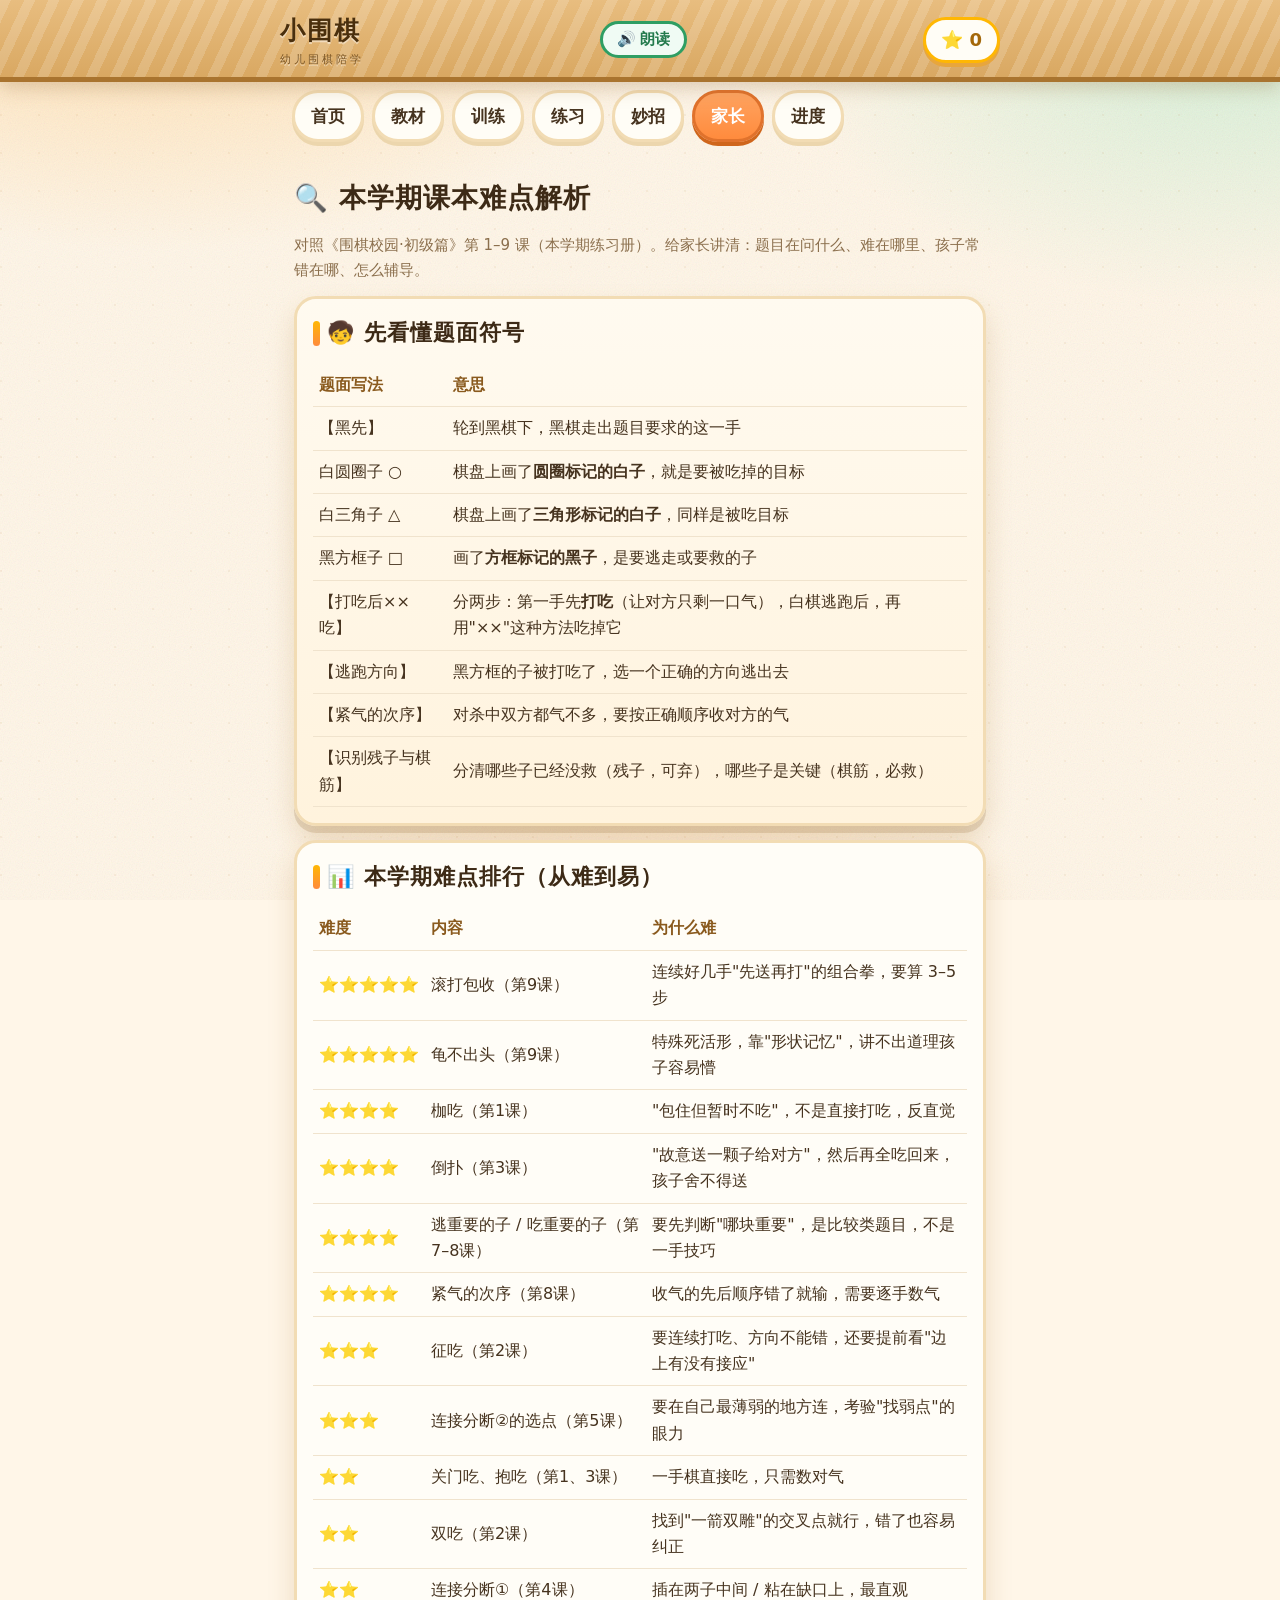
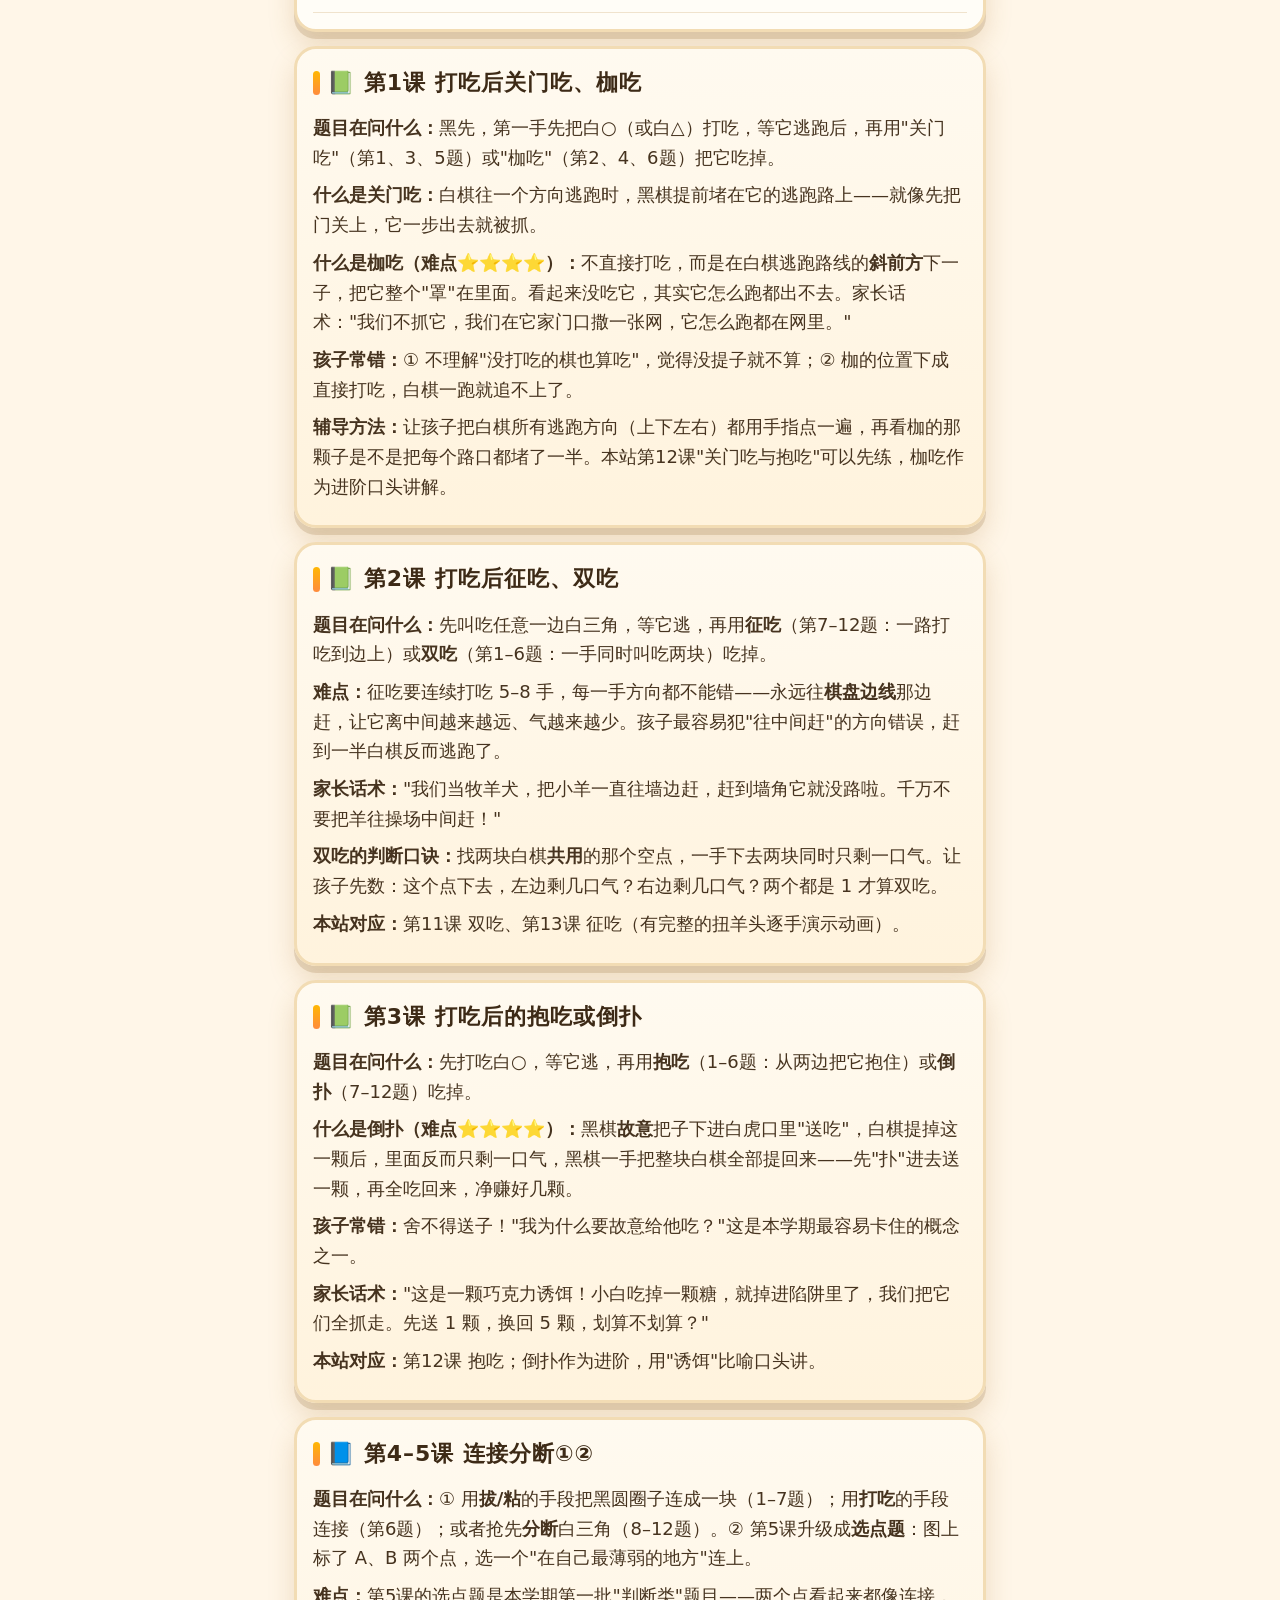
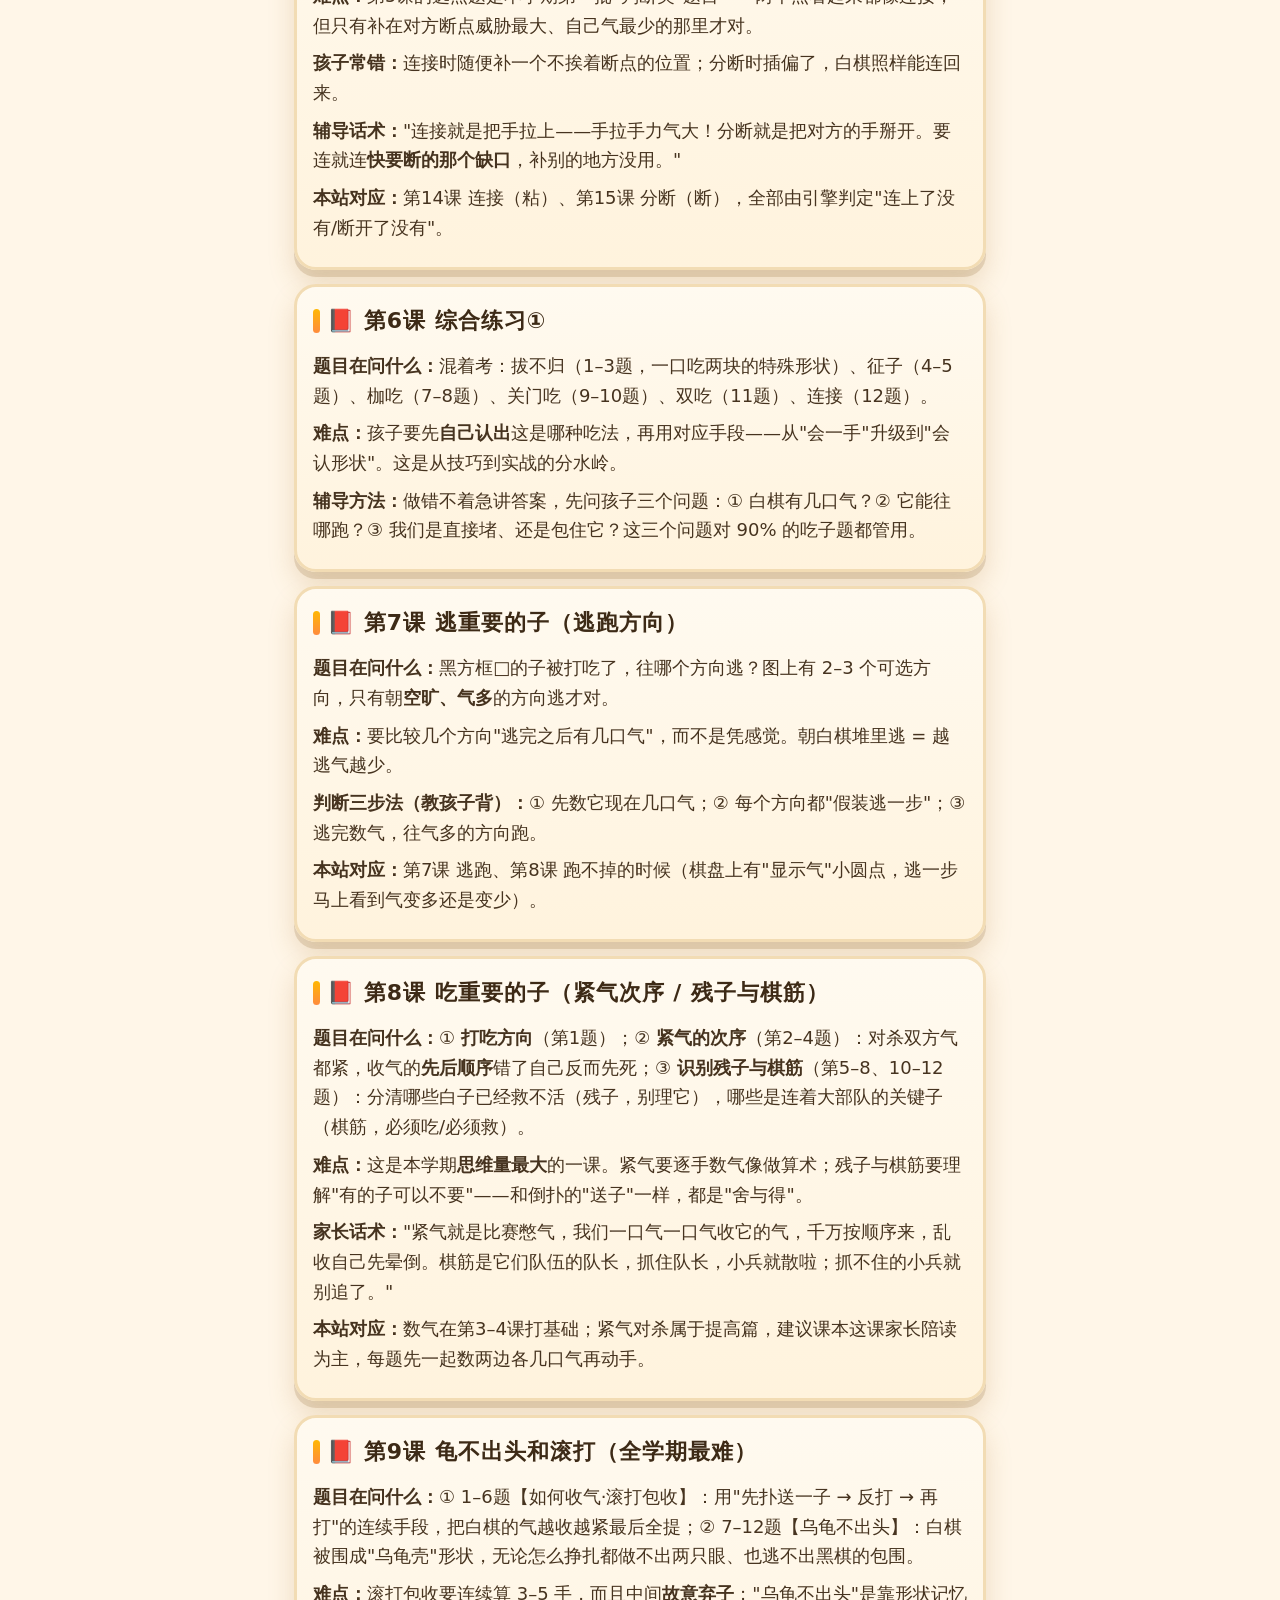
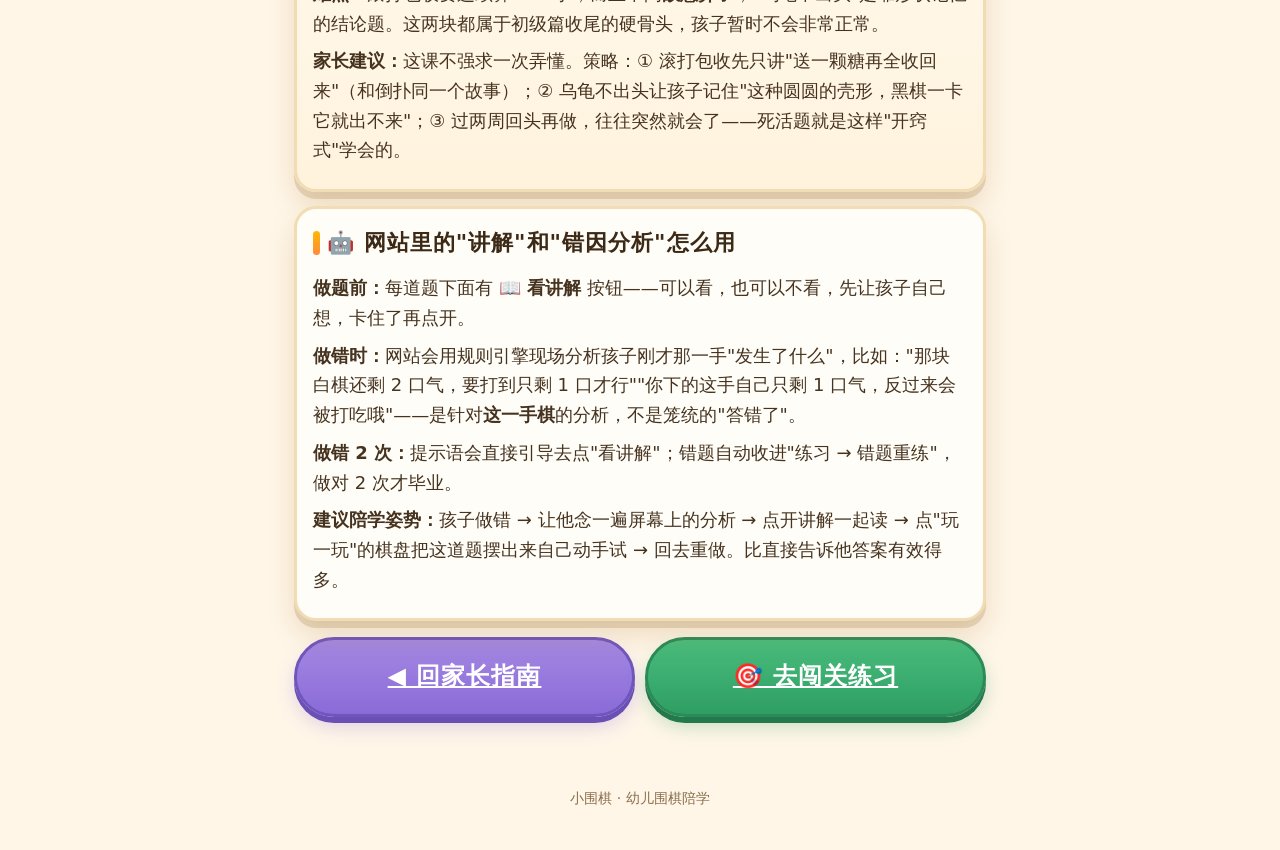
<file: parents/difficulty.html>
<!DOCTYPE html>
<html lang="zh-CN">
<head>
<meta charset="utf-8">
<meta name="viewport" content="width=device-width, initial-scale=1">
<title>本学期难点解析 · 小围棋</title>
<link rel="stylesheet" href="../assets/css/main.css">
</head>
<body>
<div id="shell"></div>
<div class="wrap">
  <h1>🔍 本学期课本难点解析</h1>
  <p class="muted">对照《围棋校园·初级篇》第 1–9 课（本学期练习册）。给家长讲清：题目在问什么、难在哪里、孩子常错在哪、怎么辅导。</p>

  <div class="card warm">
    <h2 style="margin-top:0">🧒 先看懂题面符号</h2>
    <table>
      <tr><th>题面写法</th><th>意思</th></tr>
      <tr><td>【黑先】</td><td>轮到黑棋下，黑棋走出题目要求的这一手</td></tr>
      <tr><td>白圆圈子 ○</td><td>棋盘上画了<b>圆圈标记的白子</b>，就是要被吃掉的目标</td></tr>
      <tr><td>白三角子 △</td><td>棋盘上画了<b>三角形标记的白子</b>，同样是被吃目标</td></tr>
      <tr><td>黑方框子 □</td><td>画了<b>方框标记的黑子</b>，是要逃走或要救的子</td></tr>
      <tr><td>【打吃后××吃】</td><td>分两步：第一手先<b>打吃</b>（让对方只剩一口气），白棋逃跑后，再用"××"这种方法吃掉它</td></tr>
      <tr><td>【逃跑方向】</td><td>黑方框的子被打吃了，选一个正确的方向逃出去</td></tr>
      <tr><td>【紧气的次序】</td><td>对杀中双方都气不多，要按正确顺序收对方的气</td></tr>
      <tr><td>【识别残子与棋筋】</td><td>分清哪些子已经没救（残子，可弃），哪些子是关键（棋筋，必救）</td></tr>
    </table>
  </div>

  <div class="card">
    <h2 style="margin-top:0">📊 本学期难点排行（从难到易）</h2>
    <table>
      <tr><th>难度</th><th>内容</th><th>为什么难</th></tr>
      <tr><td>⭐⭐⭐⭐⭐</td><td>滚打包收（第9课）</td><td>连续好几手"先送再打"的组合拳，要算 3–5 步</td></tr>
      <tr><td>⭐⭐⭐⭐⭐</td><td>龟不出头（第9课）</td><td>特殊死活形，靠"形状记忆"，讲不出道理孩子容易懵</td></tr>
      <tr><td>⭐⭐⭐⭐</td><td>枷吃（第1课）</td><td>"包住但暂时不吃"，不是直接打吃，反直觉</td></tr>
      <tr><td>⭐⭐⭐⭐</td><td>倒扑（第3课）</td><td>"故意送一颗子给对方"，然后再全吃回来，孩子舍不得送</td></tr>
      <tr><td>⭐⭐⭐⭐</td><td>逃重要的子 / 吃重要的子（第7–8课）</td><td>要先判断"哪块重要"，是比较类题目，不是一手技巧</td></tr>
      <tr><td>⭐⭐⭐⭐</td><td>紧气的次序（第8课）</td><td>收气的先后顺序错了就输，需要逐手数气</td></tr>
      <tr><td>⭐⭐⭐</td><td>征吃（第2课）</td><td>要连续打吃、方向不能错，还要提前看"边上有没有接应"</td></tr>
      <tr><td>⭐⭐⭐</td><td>连接分断②的选点（第5课）</td><td>要在自己最薄弱的地方连，考验"找弱点"的眼力</td></tr>
      <tr><td>⭐⭐</td><td>关门吃、抱吃（第1、3课）</td><td>一手棋直接吃，只需数对气</td></tr>
      <tr><td>⭐⭐</td><td>双吃（第2课）</td><td>找到"一箭双雕"的交叉点就行，错了也容易纠正</td></tr>
      <tr><td>⭐⭐</td><td>连接分断①（第4课）</td><td>插在两子中间 / 粘在缺口上，最直观</td></tr>
    </table>
  </div>

  <div class="card warm">
    <h2 style="margin-top:0">📗 第1课 打吃后关门吃、枷吃</h2>
    <p><b>题目在问什么：</b>黑先，第一手先把白○（或白△）打吃，等它逃跑后，再用"关门吃"（第1、3、5题）或"枷吃"（第2、4、6题）把它吃掉。</p>
    <p><b>什么是关门吃：</b>白棋往一个方向逃跑时，黑棋提前堵在它的逃跑路上——就像先把门关上，它一步出去就被抓。</p>
    <p><b>什么是枷吃（难点⭐⭐⭐⭐）：</b>不直接打吃，而是在白棋逃跑路线的<b>斜前方</b>下一子，把它整个"罩"在里面。看起来没吃它，其实它怎么跑都出不去。家长话术："我们不抓它，我们在它家门口撒一张网，它怎么跑都在网里。"</p>
    <p><b>孩子常错：</b>① 不理解"没打吃的棋也算吃"，觉得没提子就不算；② 枷的位置下成直接打吃，白棋一跑就追不上了。</p>
    <p><b>辅导方法：</b>让孩子把白棋所有逃跑方向（上下左右）都用手指点一遍，再看枷的那颗子是不是把每个路口都堵了一半。本站第12课"关门吃与抱吃"可以先练，枷吃作为进阶口头讲解。</p>
  </div>

  <div class="card warm">
    <h2 style="margin-top:0">📗 第2课 打吃后征吃、双吃</h2>
    <p><b>题目在问什么：</b>先叫吃任意一边白三角，等它逃，再用<b>征吃</b>（第7–12题：一路打吃到边上）或<b>双吃</b>（第1–6题：一手同时叫吃两块）吃掉。</p>
    <p><b>难点：</b>征吃要连续打吃 5–8 手，每一手方向都不能错——永远往<b>棋盘边线</b>那边赶，让它离中间越来越远、气越来越少。孩子最容易犯"往中间赶"的方向错误，赶到一半白棋反而逃跑了。</p>
    <p><b>家长话术：</b>"我们当牧羊犬，把小羊一直往墙边赶，赶到墙角它就没路啦。千万不要把羊往操场中间赶！"</p>
    <p><b>双吃的判断口诀：</b>找两块白棋<b>共用</b>的那个空点，一手下去两块同时只剩一口气。让孩子先数：这个点下去，左边剩几口气？右边剩几口气？两个都是 1 才算双吃。</p>
    <p><b>本站对应：</b>第11课 双吃、第13课 征吃（有完整的扭羊头逐手演示动画）。</p>
  </div>

  <div class="card warm">
    <h2 style="margin-top:0">📗 第3课 打吃后的抱吃或倒扑</h2>
    <p><b>题目在问什么：</b>先打吃白○，等它逃，再用<b>抱吃</b>（1–6题：从两边把它抱住）或<b>倒扑</b>（7–12题）吃掉。</p>
    <p><b>什么是倒扑（难点⭐⭐⭐⭐）：</b>黑棋<b>故意</b>把子下进白虎口里"送吃"，白棋提掉这一颗后，里面反而只剩一口气，黑棋一手把整块白棋全部提回来——先"扑"进去送一颗，再全吃回来，净赚好几颗。</p>
    <p><b>孩子常错：</b>舍不得送子！"我为什么要故意给他吃？"这是本学期最容易卡住的概念之一。</p>
    <p><b>家长话术：</b>"这是一颗巧克力诱饵！小白吃掉一颗糖，就掉进陷阱里了，我们把它们全抓走。先送 1 颗，换回 5 颗，划算不划算？"</p>
    <p><b>本站对应：</b>第12课 抱吃；倒扑作为进阶，用"诱饵"比喻口头讲。</p>
  </div>

  <div class="card warm">
    <h2 style="margin-top:0">📘 第4–5课 连接分断①②</h2>
    <p><b>题目在问什么：</b>① 用<b>拔/粘</b>的手段把黑圆圈子连成一块（1–7题）；用<b>打吃</b>的手段连接（第6题）；或者抢先<b>分断</b>白三角（8–12题）。② 第5课升级成<b>选点题</b>：图上标了 A、B 两个点，选一个"在自己最薄弱的地方"连上。</p>
    <p><b>难点：</b>第5课的选点题是本学期第一批"判断类"题目——两个点看起来都像连接，但只有补在对方断点威胁最大、自己气最少的那里才对。</p>
    <p><b>孩子常错：</b>连接时随便补一个不挨着断点的位置；分断时插偏了，白棋照样能连回来。</p>
    <p><b>辅导话术：</b>"连接就是把手拉上——手拉手力气大！分断就是把对方的手掰开。要连就连<b>快要断的那个缺口</b>，补别的地方没用。"</p>
    <p><b>本站对应：</b>第14课 连接（粘）、第15课 分断（断），全部由引擎判定"连上了没有/断开了没有"。</p>
  </div>

  <div class="card warm">
    <h2 style="margin-top:0">📕 第6课 综合练习①</h2>
    <p><b>题目在问什么：</b>混着考：拔不归（1–3题，一口吃两块的特殊形状）、征子（4–5题）、枷吃（7–8题）、关门吃（9–10题）、双吃（11题）、连接（12题）。</p>
    <p><b>难点：</b>孩子要先<b>自己认出</b>这是哪种吃法，再用对应手段——从"会一手"升级到"会认形状"。这是从技巧到实战的分水岭。</p>
    <p><b>辅导方法：</b>做错不着急讲答案，先问孩子三个问题：① 白棋有几口气？② 它能往哪跑？③ 我们是直接堵、还是包住它？这三个问题对 90% 的吃子题都管用。</p>
  </div>

  <div class="card warm">
    <h2 style="margin-top:0">📕 第7课 逃重要的子（逃跑方向）</h2>
    <p><b>题目在问什么：</b>黑方框□的子被打吃了，往哪个方向逃？图上有 2–3 个可选方向，只有朝<b>空旷、气多</b>的方向逃才对。</p>
    <p><b>难点：</b>要比较几个方向"逃完之后有几口气"，而不是凭感觉。朝白棋堆里逃 = 越逃气越少。</p>
    <p><b>判断三步法（教孩子背）：</b>① 先数它现在几口气；② 每个方向都"假装逃一步"；③ 逃完数气，往气多的方向跑。</p>
    <p><b>本站对应：</b>第7课 逃跑、第8课 跑不掉的时候（棋盘上有"显示气"小圆点，逃一步马上看到气变多还是变少）。</p>
  </div>

  <div class="card warm">
    <h2 style="margin-top:0">📕 第8课 吃重要的子（紧气次序 / 残子与棋筋）</h2>
    <p><b>题目在问什么：</b>① <b>打吃方向</b>（第1题）；② <b>紧气的次序</b>（第2–4题）：对杀双方气都紧，收气的<b>先后顺序</b>错了自己反而先死；③ <b>识别残子与棋筋</b>（第5–8、10–12题）：分清哪些白子已经救不活（残子，别理它），哪些是连着大部队的关键子（棋筋，必须吃/必须救）。</p>
    <p><b>难点：</b>这是本学期<b>思维量最大</b>的一课。紧气要逐手数气像做算术；残子与棋筋要理解"有的子可以不要"——和倒扑的"送子"一样，都是"舍与得"。</p>
    <p><b>家长话术：</b>"紧气就是比赛憋气，我们一口气一口气收它的气，千万按顺序来，乱收自己先晕倒。棋筋是它们队伍的队长，抓住队长，小兵就散啦；抓不住的小兵就别追了。"</p>
    <p><b>本站对应：</b>数气在第3–4课打基础；紧气对杀属于提高篇，建议课本这课家长陪读为主，每题先一起数两边各几口气再动手。</p>
  </div>

  <div class="card warm">
    <h2 style="margin-top:0">📕 第9课 龟不出头和滚打（全学期最难）</h2>
    <p><b>题目在问什么：</b>① 1–6题【如何收气·滚打包收】：用"先扑送一子 → 反打 → 再打"的连续手段，把白棋的气越收越紧最后全提；② 7–12题【乌龟不出头】：白棋被围成"乌龟壳"形状，无论怎么挣扎都做不出两只眼、也逃不出黑棋的包围。</p>
    <p><b>难点：</b>滚打包收要连续算 3–5 手，而且中间<b>故意弃子</b>；"乌龟不出头"是靠形状记忆的结论题。这两块都属于初级篇收尾的硬骨头，孩子暂时不会非常正常。</p>
    <p><b>家长建议：</b>这课不强求一次弄懂。策略：① 滚打包收先只讲"送一颗糖再全收回来"（和倒扑同一个故事）；② 乌龟不出头让孩子记住"这种圆圆的壳形，黑棋一卡它就出不来"；③ 过两周回头再做，往往突然就会了——死活题就是这样"开窍式"学会的。</p>
  </div>

  <div class="card">
    <h2 style="margin-top:0">🤖 网站里的"讲解"和"错因分析"怎么用</h2>
    <p><b>做题前：</b>每道题下面有 <b>📖 看讲解</b> 按钮——可以看，也可以不看，先让孩子自己想，卡住了再点开。</p>
    <p><b>做错时：</b>网站会用规则引擎现场分析孩子刚才那一手"发生了什么"，比如："那块白棋还剩 2 口气，要打到只剩 1 口才行""你下的这手自己只剩 1 口气，反过来会被打吃哦"——是针对<b>这一手棋</b>的分析，不是笼统的"答错了"。</p>
    <p><b>做错 2 次：</b>提示语会直接引导去点"看讲解"；错题自动收进"练习 → 错题重练"，做对 2 次才毕业。</p>
    <p><b>建议陪学姿势：</b>孩子做错 → 让他念一遍屏幕上的分析 → 点开讲解一起读 → 点"玩一玩"的棋盘把这道题摆出来自己动手试 → 回去重做。比直接告诉他答案有效得多。</p>
  </div>

  <div class="btn-row" style="margin-top:16px">
    <a class="btn btn-purple btn-big" href="index.html">◀ 回家长指南</a>
    <a class="btn btn-green btn-big" href="../exercises/index.html">🎯 去闯关练习</a>
  </div>
</div>
<footer>小围棋 · 幼儿围棋陪学</footer>

<script src="../assets/js/engine.js"></script>
<script src="../data/curriculum.js"></script>
<script src="../assets/js/app.js"></script>
<script>WQ.shell('parents');</script>
</body>
</html>
</file>
<file: assets/css/main.css>
/* 幼儿围棋自学网站 · 主样式
   设计方向：趣味玩具风（Fun Toy）+ 纸工质感
   记忆点：暖木色棋盘像"摆在桌上的小木盘"，配 means 纸质噪点背景 + 圆体胖胖标题 + 按钮按下会"压扁"的手感
   性能：纯 CSS 动画，尊重 prefers-reduced-motion
*/
:root {
  /* —— 调色：主色 70% 暖木/奶油，辅助 20% 橘+绿，强调 10% 蓝紫 */
  --bg: #fff6e8;
  --bg-soft: #ffedd2;
  --wood: #e8bd7f;
  --wood-mid: #d9a862;
  --wood-line: #a9742f;
  --ink: #46331f;
  --ink-soft: #8b6f4d;
  --stone-b: #2f2b28;
  --stone-w: #fffdf8;
  --accent: #ff8b3d;
  --accent-2: #ffb703;
  --green: #2f9e63;
  --blue: #3d8bfd;
  --red: #e8543f;
  --purple: #8a6bd8;

  --radius: 22px;
  --radius-sm: 16px;
  --shadow: 0 7px 0 rgba(146, 104, 52, .20);
  --shadow-lift: 0 14px 26px rgba(174, 122, 52, .22);

  /* —— 字体：中文优先圆体（儿童友好），避免千篇一律的黑体 */
  --font-display: "Yuanti SC", "圆体-简", "PingFang SC", "HarmonyOS Sans SC", "Hiragino Sans GB", "Microsoft YaHei", system-ui, sans-serif;
  --font: "PingFang SC", "HarmonyOS Sans SC", "Hiragino Sans GB", "Microsoft YaHei", system-ui, -apple-system, sans-serif;

  /* 纸张噪点（内联 SVG，无外部资源） */
  --noise: url("data:image/svg+xml,%3Csvg xmlns='http://www.w3.org/2000/svg' width='140' height='140'%3E%3Cfilter id='n'%3E%3CfeTurbulence type='fractalNoise' baseFrequency='0.85' numOctaves='3' stitchTiles='stitch'/%3E%3C/filter%3E%3Crect width='140' height='140' filter='url(%23n)' opacity='0.5'/%3E%3C/svg%3E");
}

* { box-sizing: border-box; -webkit-tap-highlight-color: transparent; }
html, body { margin: 0; padding: 0; }
body {
  color: var(--ink);
  font-family: var(--font);
  font-size: 18px;
  line-height: 1.65;
  padding-bottom: 40px;
  background-color: var(--bg);
  background-image:
    radial-gradient(900px 520px at 12% -8%, #ffdca8 0%, rgba(255, 220, 168, 0) 62%),
    radial-gradient(760px 460px at 96% 4%, #d8f0d9 0%, rgba(216, 240, 217, 0) 58%),
    radial-gradient(700px 500px at 50% 110%, #ffe6c9 0%, rgba(255, 230, 201, 0) 60%);
  background-attachment: fixed;
}
/* 纸质颗粒 + 淡淡的棋格点阵，给整个页面一层"手工纸"质感 */
body::before {
  content: ""; position: fixed; inset: 0; pointer-events: none; z-index: 0;
  background-image: var(--noise); opacity: .22; mix-blend-mode: multiply;
}
body::after {
  content: ""; position: fixed; inset: 0; pointer-events: none; z-index: 0;
  background-image: radial-gradient(circle at 1px 1px, rgba(169, 116, 47, .16) 1px, transparent 0);
  background-size: 38px 38px; opacity: .5;
}
#shell, .wrap, footer { position: relative; z-index: 1; }
img, svg { max-width: 100%; }

.wrap { max-width: 720px; margin: 0 auto; padding: 12px 14px 40px; }

/* ---------- 顶部导航：桌面上的木牌 ---------- */
.topbar {
  background:
    repeating-linear-gradient(115deg, rgba(255,255,255,.16) 0 10px, rgba(255,255,255,0) 10px 22px),
    linear-gradient(180deg, var(--wood) 0%, var(--wood-mid) 100%);
  border-bottom: 5px solid var(--wood-line);
  padding: 10px 12px 8px;
  position: sticky; top: 0; z-index: 30;
  box-shadow: 0 6px 18px rgba(146, 104, 52, .28);
}
.topbar .inner { max-width: 720px; margin: 0 auto; display: flex; align-items: center; gap: 10px; }
.logo {
  font-family: var(--font-display);
  font-size: 25px; font-weight: 800; letter-spacing: 2px;
  color: #4a2f0d; text-decoration: none; white-space: nowrap;
  text-shadow: 0 2px 0 rgba(255, 255, 255, .45);
}
.logo small { display: block; font-size: 11px; font-weight: 500; letter-spacing: 3px; color: #7c5624; font-family: var(--font); }
.stars-badge {
  margin-left: auto; background: #fffdf6; border: 3px solid var(--accent-2);
  border-radius: 999px; padding: 5px 15px; font-weight: 800; color: #a4680a; font-size: 18px;
  box-shadow: 0 4px 0 #e8a63c;
}
.navlist { display: flex; gap: 8px; overflow-x: auto; padding: 8px 12px 4px; max-width: 720px; margin: 0 auto; scrollbar-width: none; }
.navlist::-webkit-scrollbar { display: none; }
.navlist a {
  flex: 0 0 auto; text-decoration: none; background: #fffdf6; color: var(--ink);
  border-radius: 999px; padding: 9px 16px; font-size: 17px; font-weight: 700;
  border: 3px solid #f2dcb4; box-shadow: 0 4px 0 #ecd6ad;
  transition: transform .18s ease, box-shadow .18s ease, background .2s ease;
}
.navlist a:hover { transform: translateY(-2px); box-shadow: 0 6px 0 #ecd6ad; }
.navlist a:active { transform: translateY(2px); box-shadow: 0 2px 0 #ecd6ad; }
.navlist a.on {
  background: linear-gradient(180deg, #ffa461, var(--accent));
  color: #fff; border-color: #e0722c; box-shadow: 0 4px 0 #cf661c;
  animation: navpop .3s ease-out;
}
@keyframes navpop { 0% { transform: scale(.86); } 60% { transform: scale(1.06); } 100% { transform: scale(1); } }

/* ---------- 标题：圆体胖胖字 + 橘色强调条 ---------- */
h1, h2, h3 { font-family: var(--font-display); font-weight: 800; letter-spacing: 1px; color: #3d2a16; }
h1 { font-size: 27px; margin: 18px 0 12px; }
h2 { font-size: 22px; margin: 26px 0 12px; position: relative; padding-left: 14px; }
h2::before {
  content: ""; position: absolute; left: 0; top: 6px; bottom: 6px; width: 7px;
  border-radius: 999px; background: linear-gradient(180deg, var(--accent-2), var(--accent));
}
h3 { font-size: 19px; margin: 16px 0 8px; }
p { margin: 8px 0; }
.muted { color: var(--ink-soft); font-size: 15px; }

/* ---------- 按钮：像可以按下去的橡皮糖 ---------- */
.btn {
  display: inline-flex; align-items: center; justify-content: center; gap: 8px;
  min-height: 64px; padding: 10px 22px; border-radius: 999px; border: none;
  background: linear-gradient(180deg, #fffdf8, #fff2df); color: var(--ink);
  font-size: 20px; font-family: var(--font-display); font-weight: 800; letter-spacing: 1px;
  cursor: pointer; box-shadow: 0 6px 0 #e8cfa4, 0 10px 18px rgba(174, 122, 52, .16);
  border: 3px solid #f0d9b5;
  transition: transform .14s ease, box-shadow .14s ease, filter .2s ease;
}
.btn:hover { transform: translateY(-2px); box-shadow: 0 8px 0 #e8cfa4, 0 14px 22px rgba(174, 122, 52, .2); }
.btn:active { transform: translateY(4px) scale(.99); box-shadow: 0 2px 0 #e8cfa4; }
.btn:focus-visible { outline: 4px solid var(--blue); outline-offset: 3px; }
.btn-primary { background: linear-gradient(180deg, #ffa461, var(--accent)); color: #fff; border-color: #e0722c; box-shadow: 0 6px 0 #cf661c, 0 10px 18px rgba(232, 118, 32, .28); }
.btn-primary:hover { box-shadow: 0 8px 0 #cf661c, 0 14px 22px rgba(232, 118, 32, .32); }
.btn-green { background: linear-gradient(180deg, #48bd7d, var(--green)); color: #fff; border-color: #2b8a58; box-shadow: 0 6px 0 #22794b, 0 10px 18px rgba(47, 158, 99, .26); }
.btn-blue { background: linear-gradient(180deg, #6aa5ff, var(--blue)); color: #fff; border-color: #2f74d8; box-shadow: 0 6px 0 #2670cd, 0 10px 18px rgba(61, 139, 253, .26); }
.btn-purple { background: linear-gradient(180deg, #a488e2, var(--purple)); color: #fff; border-color: #7055bd; box-shadow: 0 6px 0 #6a4fb5, 0 10px 18px rgba(138, 107, 216, .26); }
.btn-big { min-height: 80px; font-size: 24px; width: 100%; }
.btn.small { min-height: 52px; font-size: 17px; padding: 6px 16px; }
.btn[disabled] { opacity: .45; cursor: not-allowed; }
.btn-row { display: flex; gap: 10px; flex-wrap: wrap; }
.btn-row .btn { flex: 1 1 140px; }
.btn-row .btn.small { flex: 0 0 auto; }

/* ---------- 卡片：手工纸片，微微错落 ---------- */
.card {
  background: #fffdf7; border: 3px solid #f2dcb4; border-radius: var(--radius);
  padding: 16px; margin: 14px 0;
  box-shadow: var(--shadow), var(--shadow-lift);
  animation: rise .45s cubic-bezier(.2, .9, .3, 1.2) both;
}
.card.warm { background: linear-gradient(180deg, #fffaf0, #fff3dd); }
.card:nth-of-type(2) { animation-delay: .06s; }
.card:nth-of-type(3) { animation-delay: .12s; }
.card:nth-of-type(4) { animation-delay: .18s; }
@keyframes rise { from { opacity: 0; transform: translateY(14px); } to { opacity: 1; transform: none; } }

/* ---------- 首页大按钮：错落的积木 ---------- */
.home-grid { display: grid; grid-template-columns: 1fr 1fr; gap: 14px; margin-top: 10px; }
.home-btn {
  display: flex; flex-direction: column; align-items: center; justify-content: center;
  gap: 6px; min-height: 126px; border-radius: var(--radius); text-decoration: none;
  color: #fff; font-family: var(--font-display); font-weight: 800; letter-spacing: 1px; font-size: 21px;
  box-shadow: 0 8px 0 rgba(120, 78, 24, .28), 0 16px 26px rgba(174, 122, 52, .2);
  animation: rise .5s cubic-bezier(.2, .9, .3, 1.2) both;
  transition: transform .18s ease, box-shadow .18s ease;
}
.home-btn:nth-child(1) { transform: rotate(-1.4deg); animation-delay: .05s; }
.home-btn:nth-child(2) { transform: rotate(1.4deg); animation-delay: .1s; }
.home-btn:nth-child(3) { transform: rotate(1deg); animation-delay: .15s; }
.home-btn:nth-child(4) { transform: rotate(-1deg); animation-delay: .2s; }
.home-btn:nth-child(5) { transform: rotate(-1.6deg); animation-delay: .25s; }
.home-btn:hover { transform: rotate(0deg) translateY(-4px) scale(1.02); box-shadow: 0 12px 0 rgba(120, 78, 24, .26), 0 22px 32px rgba(174, 122, 52, .26); }
.home-btn:active { transform: translateY(2px) scale(.99); }
.home-btn span.emo { font-size: 42px; filter: drop-shadow(0 3px 0 rgba(0, 0, 0, .16)); }
.home-btn.c1 { background: linear-gradient(160deg, #ffa461, #f2762a); }
.home-btn.c2 { background: linear-gradient(160deg, #48bd7d, #248c53); }
.home-btn.c3 { background: linear-gradient(160deg, #6aa5ff, #2f74d8); }
.home-btn.c4 { background: linear-gradient(160deg, #a488e2, #7055bd); }
.home-btn.c5 { background: linear-gradient(160deg, #ffcf6b, #e09427); }
.home-btn.c6 { background: linear-gradient(160deg, #7bd8b4, #2f8f6f); }
.home-btn.wide {
  grid-column: 1 / -1; min-height: 100px; color: #6b3d00;
  background: linear-gradient(160deg, #ffe7a8, var(--accent-2)); border: 3px solid #f0b429;
  box-shadow: 0 8px 0 #d99a12, 0 16px 26px rgba(212, 154, 18, .24);
}

/* ---------- 课程列表 ---------- */
.stage-title { margin: 26px 0 6px; font-size: 19px; font-weight: 800; color: #8a5a1e; font-family: var(--font-display); letter-spacing: 1px; }
.lesson-item {
  display: flex; align-items: center; gap: 12px; background: #fffdf7; border: 3px solid #f2dcb4;
  border-radius: var(--radius); padding: 12px 14px; margin: 10px 0; text-decoration: none; color: var(--ink);
  box-shadow: 0 5px 0 rgba(146, 104, 52, .16);
  transition: transform .16s ease, box-shadow .16s ease;
}
.lesson-item:hover { transform: translateY(-3px); box-shadow: 0 9px 0 rgba(146, 104, 52, .18); }
.lesson-item:active { transform: translateY(1px); }
.lesson-item .no {
  flex: 0 0 56px; height: 56px; border-radius: 18px; background: linear-gradient(180deg, #fff0d6, #ffe1b8);
  border: 2px solid #f3d9ae;
  display: flex; align-items: center; justify-content: center; font-size: 26px;
}
.lesson-item .txt { flex: 1; }
.lesson-item .txt b { font-size: 19px; display: block; font-family: var(--font-display); }
.lesson-item .txt span { font-size: 14px; color: var(--ink-soft); }
.lesson-item.done { border-color: var(--green); background: linear-gradient(180deg, #f4fdf7, #eaf8ef); }
.lesson-item .stars { font-size: 20px; letter-spacing: 2px; }
.dim { color: #d8c8ae; }

/* ---------- 棋盘：桌上的小木盘 ---------- */
.board-box {
  background:
    repeating-linear-gradient(96deg, rgba(255, 255, 255, .18) 0 8px, rgba(255, 255, 255, 0) 8px 20px),
    linear-gradient(180deg, var(--wood) 0%, var(--wood-mid) 100%);
  border: 6px solid var(--wood-line); border-radius: 20px; padding: 8px;
  box-shadow: 0 10px 0 #8d5f24, 0 18px 30px rgba(146, 104, 52, .3), inset 0 2px 0 rgba(255, 255, 255, .3);
}
.board-svg { display: block; width: 100%; height: auto; touch-action: manipulation; }
.board-svg .stone-new { animation: pop .28s ease-out; }
@keyframes pop { 0% { transform: scale(.2); opacity: 0; } 70% { transform: scale(1.15); } 100% { transform: scale(1); opacity: 1; } }
.board-svg.shake { animation: shake .4s; }
@keyframes shake { 0%, 100% { transform: translateX(0); } 25% { transform: translateX(-6px); } 75% { transform: translateX(6px); } }
.lib-dot { animation: breathe 1.6s infinite; }
@keyframes breathe { 0%, 100% { opacity: .35; } 50% { opacity: 1; } }
.captured { transition: opacity .2s, transform .3s; }

/* ---------- 棋子托盘 ---------- */
.tray { display: flex; gap: 16px; align-items: center; justify-content: center; margin: 14px 0; }
.tray .piece {
  width: 78px; height: 78px; border-radius: 50%; cursor: grab; display: flex;
  align-items: center; justify-content: center; box-shadow: var(--shadow); font-size: 12px; color: #999;
  transition: transform .16s ease;
}
.tray .piece:active { cursor: grabbing; transform: scale(1.06) rotate(-6deg); }
.tray .piece.black { background: radial-gradient(circle at 35% 30%, #6b6560, var(--stone-b) 70%); border: 3px solid #1e1b19; }
.tray .piece.white { background: radial-gradient(circle at 35% 30%, #fff, #efe7db 70%); border: 3px solid #cbbda8; }
.tray .piece.on { outline: 5px solid var(--accent); outline-offset: 3px; }

/* ---------- 提示条：吉祥物会说话 ---------- */
.tipbar {
  background: #fffdf7; border: 3px dashed var(--accent-2); border-radius: var(--radius);
  padding: 12px 14px; font-size: 18px; margin: 10px 0; min-height: 62px;
  display: flex; align-items: center; gap: 10px;
  box-shadow: 0 5px 0 rgba(236, 166, 28, .18);
}
.tipbar.good { border-color: var(--green); background: linear-gradient(180deg, #f2fdf6, #e6f8ee); box-shadow: 0 5px 0 rgba(47, 158, 99, .2); }
.tipbar.bad { border-color: #f0a89c; background: linear-gradient(180deg, #fff6f3, #ffece7); box-shadow: 0 5px 0 rgba(232, 84, 63, .16); }
.mascot { font-size: 36px; flex: 0 0 auto; line-height: 1; }
.tipbar.talking .mascot { animation: talk .5s ease-in-out infinite alternate; }
@keyframes talk { from { transform: translateY(0) rotate(-6deg); } to { transform: translateY(-6px) rotate(6deg); } }

/* ---------- 家长角 ---------- */
.parent-box { background: linear-gradient(180deg, #f8f4ff, #efe7ff); border: 3px solid #d9cbf7; border-radius: var(--radius); margin: 14px 0; box-shadow: 0 5px 0 rgba(138, 107, 216, .16); }
.parent-box summary {
  cursor: pointer; padding: 14px; font-weight: 800; font-size: 18px; list-style: none;
  display: flex; align-items: center; gap: 8px; font-family: var(--font-display);
}
.parent-box summary::-webkit-details-marker { display: none; }
.parent-box .body { padding: 0 14px 14px; font-size: 16px; }
.parent-box .body p { margin: 6px 0; }
.parent-box b { color: #5a3fa8; }

/* ---------- 进度条与星星 ---------- */
.star { color: var(--accent-2); font-size: 22px; }
.star.off { color: #e3d6bd; }
.progress-line { height: 16px; background: #f4e6cd; border-radius: 999px; overflow: hidden; box-shadow: inset 0 2px 4px rgba(146, 104, 52, .2); }
.progress-line i { display: block; height: 100%; background: linear-gradient(90deg, #7fd0a2, var(--green)); transition: width .5s cubic-bezier(.2,.9,.3,1.2); }

/* ---------- 反馈动画 ---------- */
.fly-star { position: fixed; font-size: 44px; pointer-events: none; z-index: 99; animation: fly 1s ease-out forwards; }
@keyframes fly { 0% { transform: translateY(0) scale(.5); opacity: 1; } 100% { transform: translateY(-120px) scale(1.4); opacity: 0; } }
.confetti { position: fixed; inset: 0; pointer-events: none; z-index: 98; overflow: hidden; }
.confetti i { position: absolute; width: 10px; height: 16px; border-radius: 3px; animation: fall 1.6s linear forwards; }
@keyframes fall { 0% { transform: translateY(-20px) rotate(0); opacity: 1; } 100% { transform: translateY(105vh) rotate(720deg); opacity: .9; } }

/* ---------- 关卡按钮 ---------- */
.level-row { display: flex; gap: 10px; margin: 10px 0; }
.level-btn {
  flex: 1; border: 3px solid #f2dcb4; background: linear-gradient(180deg, #fffdf8, #fff3dd); border-radius: var(--radius);
  padding: 12px 6px; text-align: center; font-weight: 800; cursor: pointer; font-family: var(--font-display); font-size: 17px;
  box-shadow: 0 5px 0 #ecd6ad; transition: transform .16s ease, box-shadow .16s ease;
}
.level-btn:hover { transform: translateY(-3px); box-shadow: 0 8px 0 #ecd6ad; }
.level-btn:active { transform: translateY(2px); box-shadow: 0 2px 0 #ecd6ad; }
.level-btn .lv { display: block; font-size: 28px; }
.level-btn.done { border-color: var(--green); background: linear-gradient(180deg, #f4fdf7, #e6f8ee); }
.level-btn.locked { opacity: .5; }

/* ---------- 讲解框 ---------- */
.q-explain { animation: rise .3s ease-out both; }

/* ---------- 表格 ---------- */
table { width: 100%; border-collapse: collapse; font-size: 16px; }
th, td { border-bottom: 1px solid #f0e3cd; padding: 8px 6px; text-align: left; }
th { color: #8a5a1e; font-family: var(--font-display); }

/* ---------- 语音小开关 ---------- */
.voice-chip {
  display: inline-flex; align-items: center; gap: 6px; background: #fffdf7;
  border: 3px solid #f2dcb4; border-radius: 999px; padding: 6px 14px;
  font-size: 15px; font-weight: 700; color: var(--ink); cursor: pointer;
}
.voice-chip.on { border-color: var(--green); background: #f0fbf4; color: #237a4c; }
.voice-chip:active { transform: translateY(2px); }

/* ---------- 妙招口诀 ---------- */
.trick-box {
  background: linear-gradient(170deg, #fff8e8, #f3fbf6);
  border: 3px dashed #f0c98a;
}
.trick-head { display: flex; align-items: center; gap: 10px; margin-bottom: 10px; }
.trick-title {
  font-size: 20px; font-weight: 900; color: #2f8f6f;
  font-family: "Yuanti SC", "幼圆", var(--font-display);
}
.trick-head .btn { margin-left: auto; }
.trick-item {
  position: relative;
  background: #fffdf8;
  border: 2px solid #f2e3c4;
  border-left: 8px solid var(--green);
  border-radius: 14px;
  padding: 12px 14px 12px 14px;
  margin: 0 0 10px;
  box-shadow: 0 3px 0 rgba(0, 0, 0, .06);
}
.trick-item:last-child { margin-bottom: 4px; }
.trick-k {
  display: inline-block; background: #fff3d6; color: #8a5a2b;
  border-radius: 999px; padding: 2px 10px; font-size: 14px; font-weight: 800;
}
.trick-slogan {
  font-size: 22px; font-weight: 900; line-height: 1.45; color: #23403a;
  margin: 8px 0 6px; letter-spacing: .5px;
  font-family: "Yuanti SC", "幼圆", var(--font-display);
}
.trick-magic { margin: 6px 0 0; font-size: 17px; line-height: 1.7; }
.trick-try { margin: 6px 0 0; font-size: 16px; color: #2f6f57; }
.trick-oops { margin: 6px 0 0; font-size: 16px; color: #b3522b; }
.trick-item .trick-one { margin-top: 8px; }
.q-trick {
  margin: 8px 0 0; padding: 8px 10px; background: #f2fbf4;
  border-radius: 10px; border: 1px dashed var(--green); font-size: 16px;
}
/* 贴在每个演示 / 每道题旁边的专属巧记 */
.unit-trick-wrap { margin: 10px 0 0; }
.unit-trick-inner {
  background: linear-gradient(170deg, #f3fbf6, #fffdf7);
  border: 2px solid #bfe3ce;
  border-left: 8px solid var(--green);
  border-radius: 14px;
  padding: 10px 12px;
}
.unit-trick-text {
  margin: 6px 0 0; font-size: 16px; line-height: 1.75; color: #2c4a3e;
}
.unit-trick-inner .btn { margin-top: 8px; }
.search-box {
  width: 100%; box-sizing: border-box; font-size: 18px; padding: 12px 14px;
  border: 3px solid #f2dcb4; border-radius: 14px; background: #fffdf7;
  color: var(--ink); font-family: inherit;
}
.search-box:focus { outline: none; border-color: var(--green); }

footer { text-align: center; color: var(--ink-soft); font-size: 14px; margin-top: 30px; }

@media (max-width: 400px) {
  .home-grid { grid-template-columns: 1fr; }
  body { font-size: 17px; }
  h1 { font-size: 24px; }
}

/* 无障碍：用户要求减少动效时，全部关掉 */
@media (prefers-reduced-motion: reduce) {
  *, *::before, *::after { animation: none !important; transition: none !important; }
  .home-btn { transform: none !important; }
}
</file>
